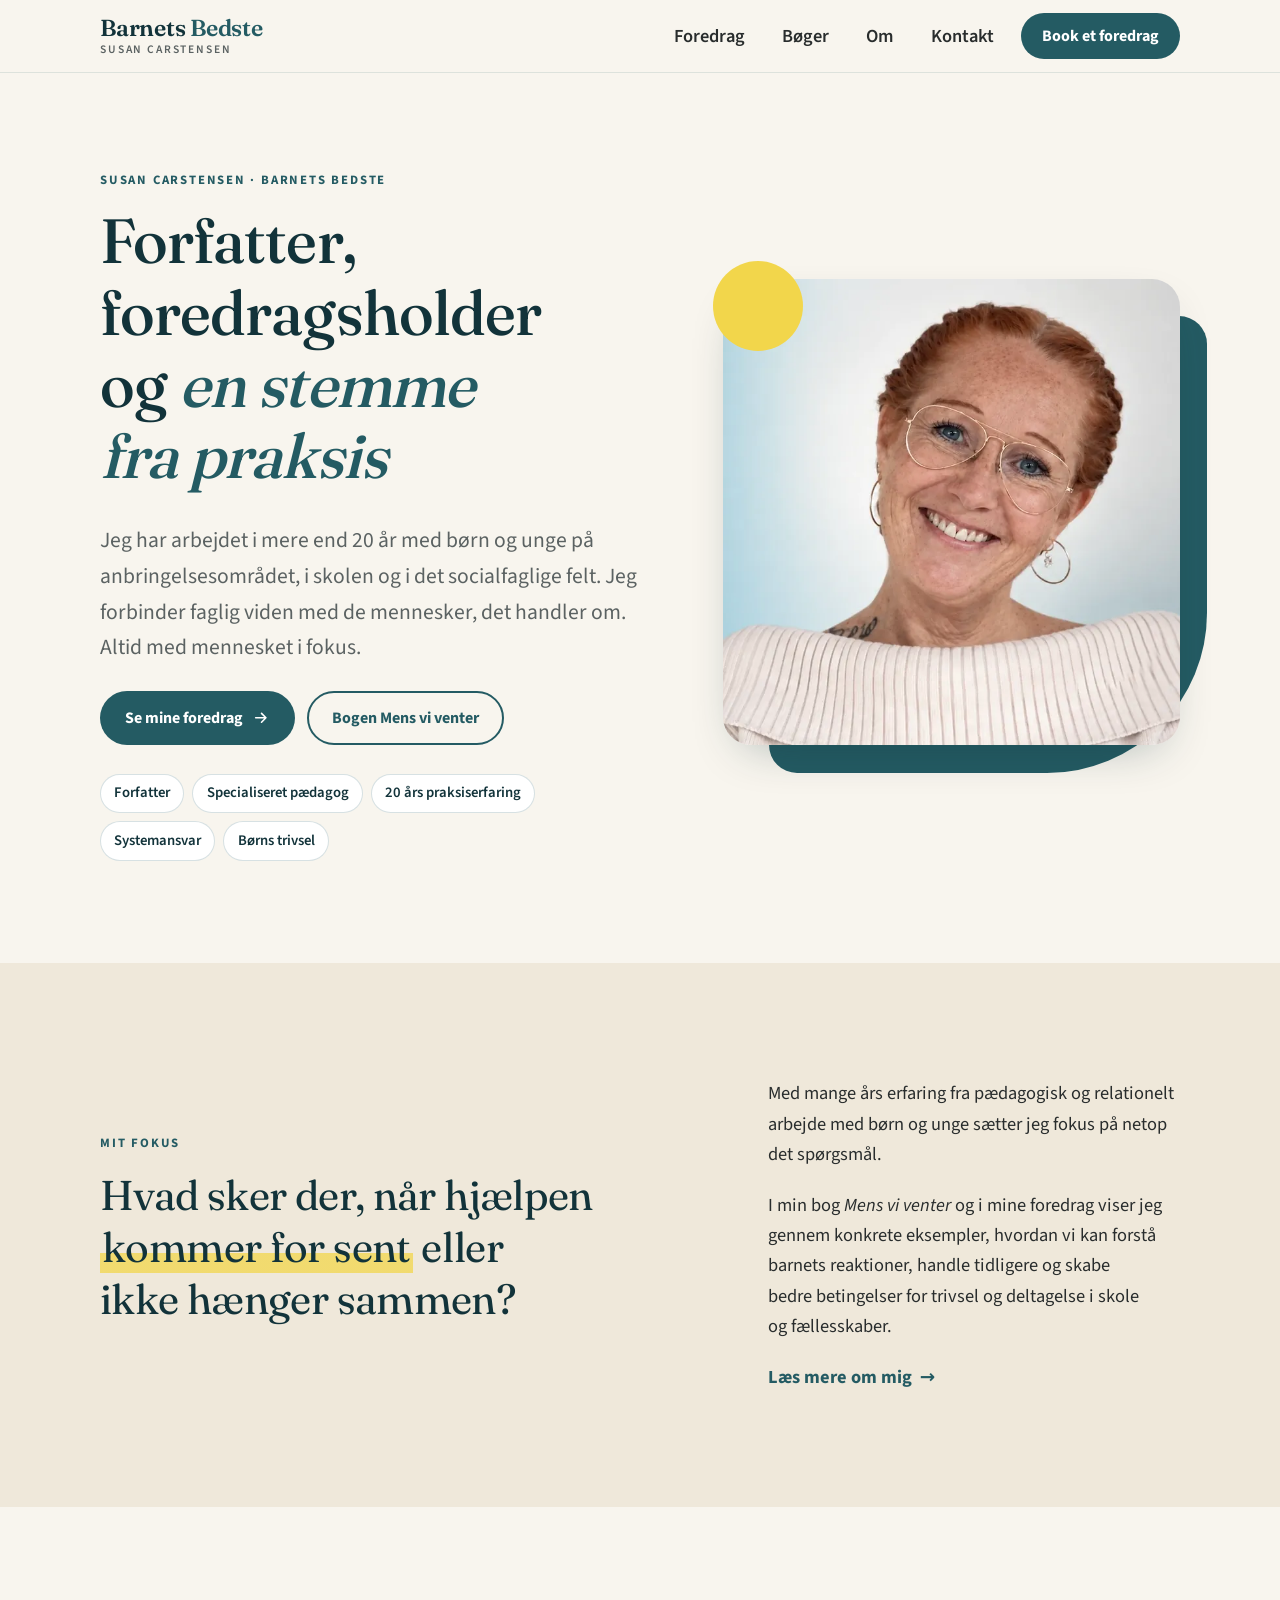
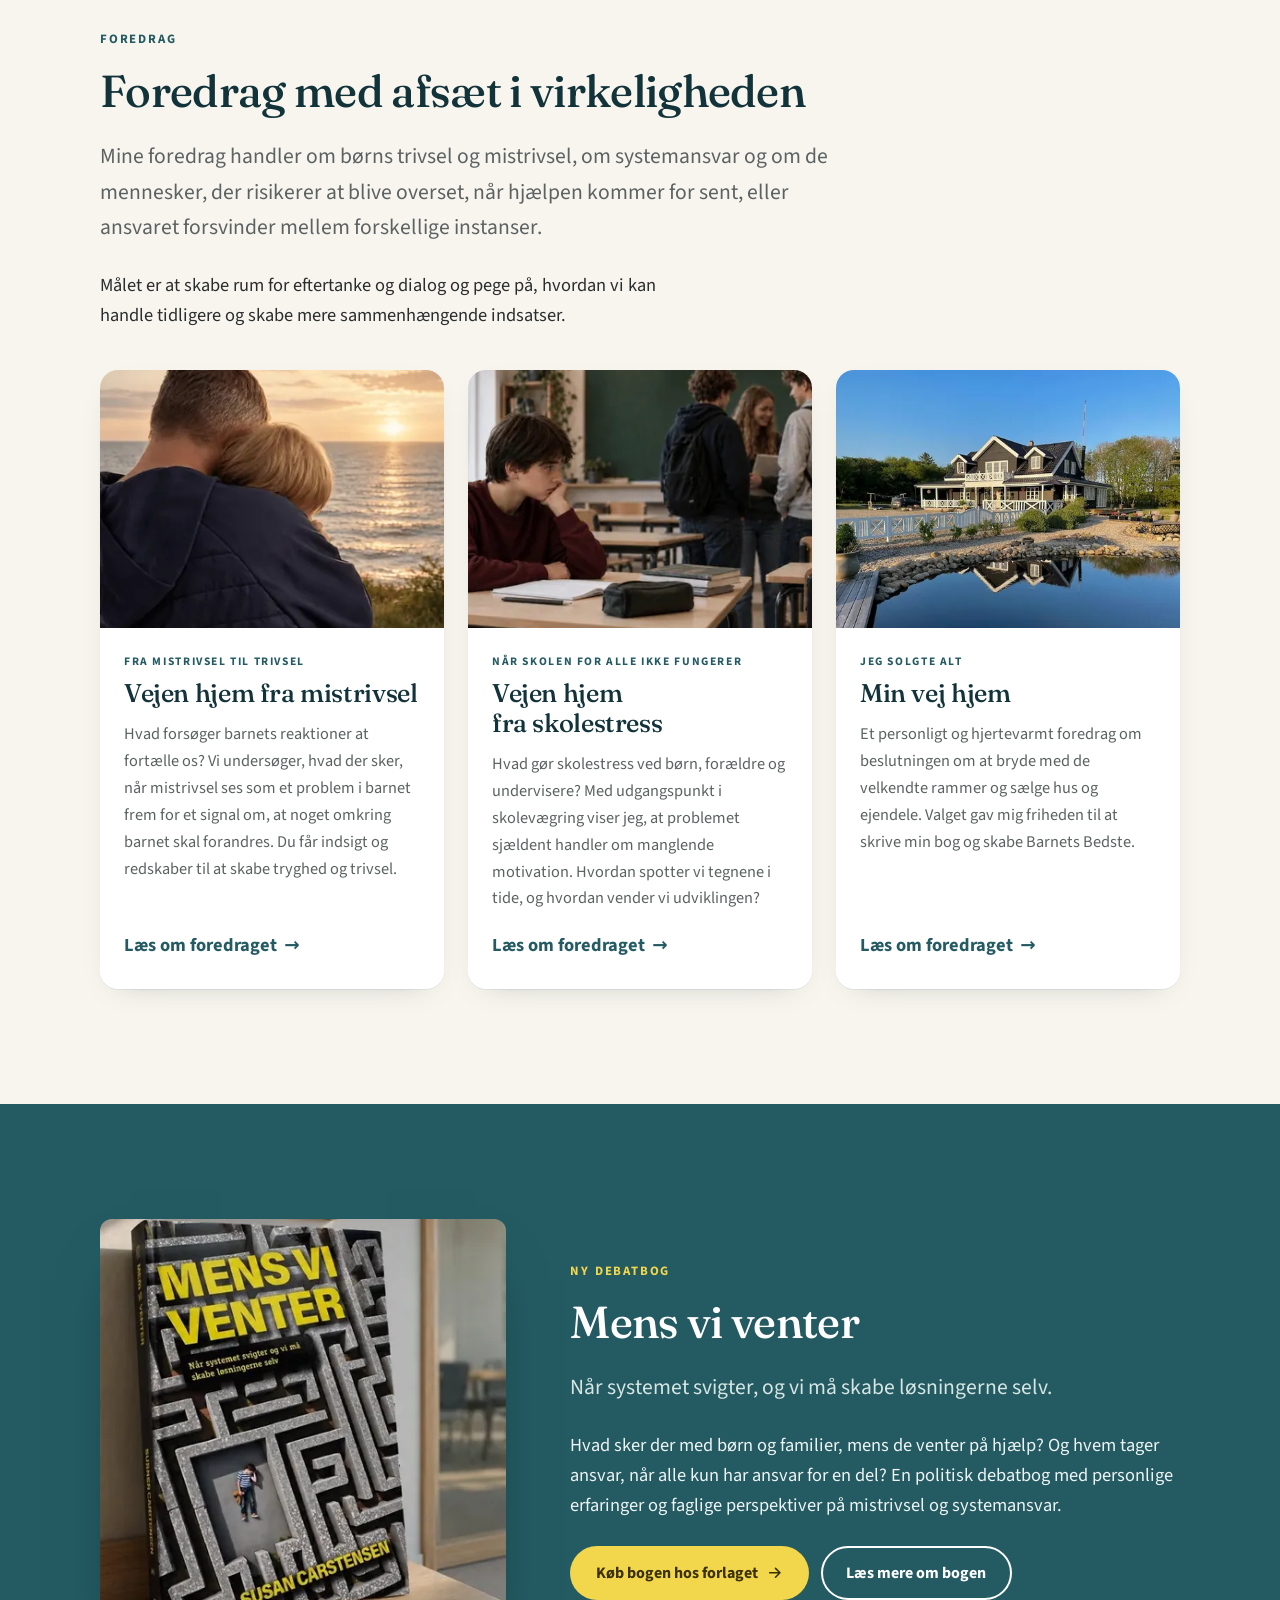
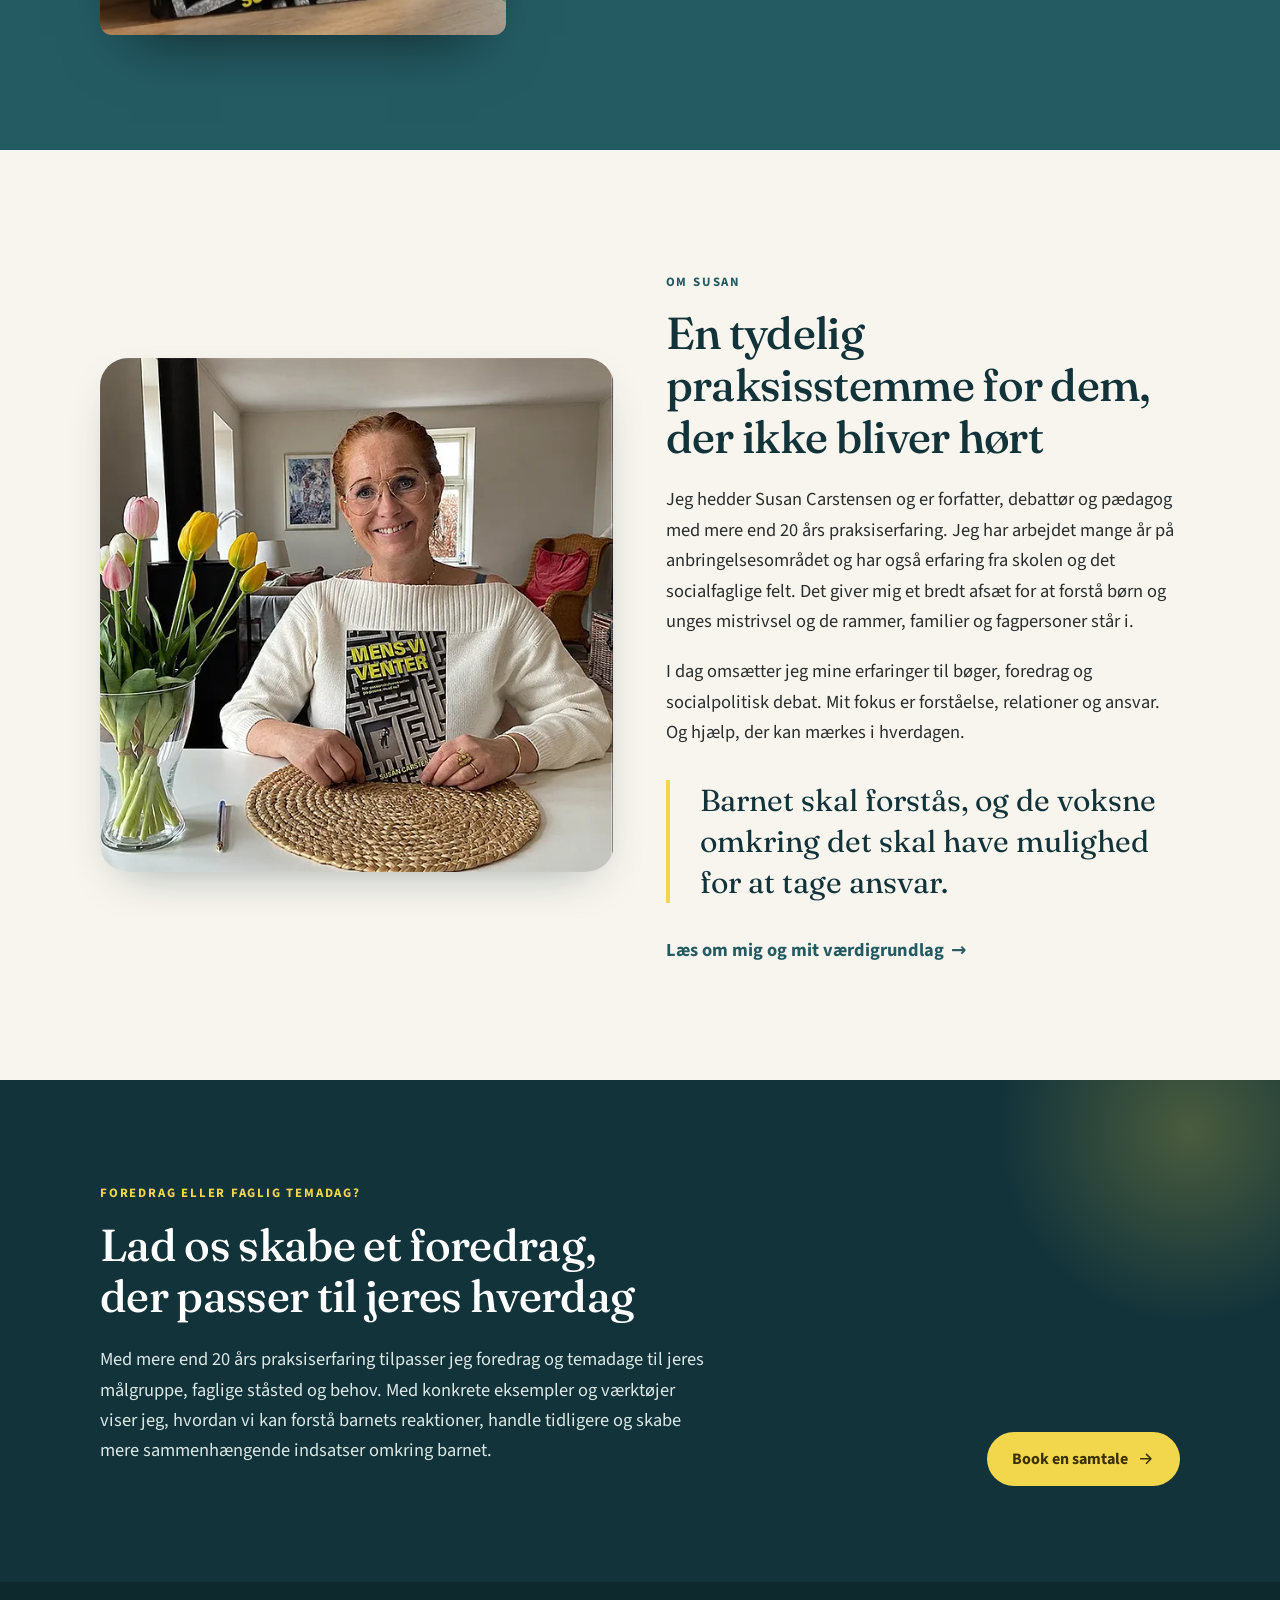
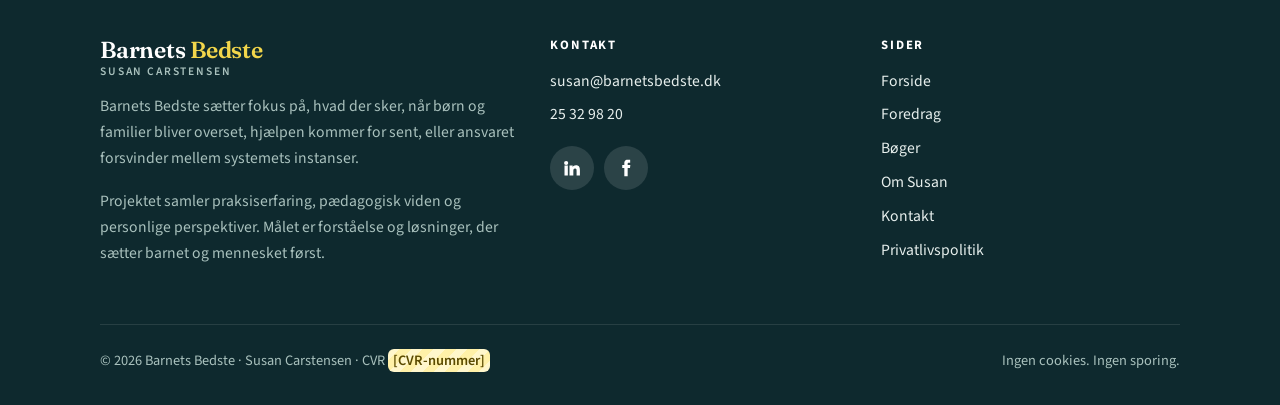
<file: index.html>
<!doctype html>
<html lang="da" class="no-js">
<head>
<meta charset="utf-8">
<meta name="viewport" content="width=device-width, initial-scale=1">
<meta name="robots" content="noindex, nofollow">
<title>Susan Carstensen · Foredrag og bøger om børns mistrivsel | Barnets Bedste</title>
<meta name="description" content="Foredrag og bøger om børns mistrivsel, skolestress og systemansvar. Susan Carstensen formidler på baggrund af mere end 20 års praksiserfaring.">
<link rel="canonical" href="https://barnetsbedste.dk/">
<meta property="og:type" content="website">
<meta property="og:locale" content="da_DK">
<meta property="og:site_name" content="Barnets Bedste">
<meta property="og:title" content="Susan Carstensen · Foredrag og bøger om børns mistrivsel | Barnets Bedste">
<meta property="og:description" content="Foredrag og bøger om børns mistrivsel, skolestress og systemansvar. Susan Carstensen formidler på baggrund af mere end 20 års praksiserfaring.">
<meta property="og:url" content="https://barnetsbedste.dk/">
<meta property="og:image" content="https://barnetsbedste.dk/assets/img/bog-banner-1900.webp">
<meta name="theme-color" content="#245b63">
<link rel="icon" href="assets/img/favicon.svg" type="image/svg+xml">
<link rel="preload" href="assets/fonts/fraunces-normal.woff2" as="font" type="font/woff2" crossorigin>
<link rel="preload" href="assets/fonts/sourcesans3-normal.woff2" as="font" type="font/woff2" crossorigin>
<link rel="stylesheet" href="assets/css/site.css">
<script>document.documentElement.classList.replace('no-js','js')</script>
<script type="application/ld+json">{"@context": "https://schema.org", "@graph": [{"@type": "Person", "@id": "https://barnetsbedste.dk/#susan", "name": "Susan Carstensen", "jobTitle": "Forfatter, foredragsholder og specialiseret pædagog", "email": "mailto:susan@barnetsbedste.dk", "telephone": "+4525329820", "url": "https://barnetsbedste.dk/", "sameAs": ["https://www.linkedin.com/in/susan-carstensen-6a55a4161/", "https://www.facebook.com/SusanCarstensen72"]}, {"@type": "WebSite", "@id": "https://barnetsbedste.dk/#site", "name": "Barnets Bedste", "url": "https://barnetsbedste.dk/", "inLanguage": "da-DK", "publisher": {"@id": "https://barnetsbedste.dk/#susan"}}]}</script>
</head>
<body>
<a class="skip" href="#indhold">Gå til indhold</a>
<header class="site-header">
  <div class="wrap">
    <a class="brand" href="./" aria-label="Barnets Bedste, til forsiden">
      <span class="brand__name">Barnets <span>Bedste</span></span>
      <span class="brand__sub">Susan Carstensen</span>
    </a>
    <button class="nav-toggle" type="button" aria-expanded="false" aria-controls="hovedmenu">
      <span class="nav-toggle__label">Menu</span>
      <svg viewBox="0 0 24 24" fill="none" stroke="currentColor" stroke-width="2" stroke-linecap="round" aria-hidden="true"><path d="M4 7h16M4 12h16M4 17h16"/></svg>
    </button>
    <nav class="nav" id="hovedmenu" aria-label="Hovedmenu">
      <ul class="nav__list"><li><a href="foredrag/">Foredrag</a></li><li><a href="boger/">Bøger</a></li><li><a href="om/">Om</a></li><li><a href="kontakt/">Kontakt</a></li></ul>
      <div class="nav__cta"><a class="btn btn--primary" href="kontakt/">Book et foredrag</a></div>
    </nav>
  </div>
</header>
<main id="indhold">

<section class="hero hero--home">
  <div class="wrap">
    <div>
      <span class="eyebrow reveal">Susan Carstensen · Barnets Bedste</span>
      <h1 class="reveal" style="--d:.05s">Forfatter, foredragsholder og <em>en stemme fra praksis</em></h1>
      <p class="lead reveal" style="--d:.12s">Jeg har arbejdet i mere end 20 år med børn og unge på anbringelsesområdet, i skolen og i det socialfaglige felt. Jeg forbinder faglig viden med de mennesker, det handler om. Altid med mennesket i fokus.</p>
      <div class="btn-row reveal" style="--d:.18s">
        <a class="btn btn--primary" href="foredrag/">Se mine foredrag <svg viewBox="0 0 24 24" fill="none" stroke="currentColor" stroke-width="2.2" stroke-linecap="round" stroke-linejoin="round" aria-hidden="true"><path d="M5 12h14M13 6l6 6-6 6"/></svg></a>
        <a class="btn btn--ghost" href="boger/">Bogen Mens vi venter</a>
      </div>
      <ul class="chips reveal" style="--d:.25s" aria-label="Kort om Susan">
        <li>Forfatter</li><li>Specialiseret pædagog</li><li>20 års praksiserfaring</li><li>Systemansvar</li><li>Børns trivsel</li>
      </ul>
    </div>
    <div class="hero__media">
      <img src="assets/img/susan-portraet-700.webp" srcset="assets/img/susan-portraet-400.webp 400w, assets/img/susan-portraet-700.webp 700w" sizes="(min-width: 900px) 460px, 90vw" width="700" height="714" alt="Portræt af Susan Carstensen, der smiler til kameraet" fetchpriority="high">
    </div>
  </div>
</section>

<section class="section section--sand" aria-labelledby="fokus">
  <div class="wrap two-col two-col--wide-left align-center">
    <div class="reveal">
      <span class="eyebrow">Mit fokus</span>
      <h2 id="fokus" class="statement">Hvad sker der, når hjælpen <mark>kommer for sent</mark> eller ikke hænger sammen?</h2>
    </div>
    <div class="reveal" style="--d:.1s">
      <p>Med mange års erfaring fra pædagogisk og relationelt arbejde med børn og unge sætter jeg fokus på netop det spørgsmål.</p>
      <p>I min bog <em>Mens vi venter</em> og i mine foredrag viser jeg gennem konkrete eksempler, hvordan vi kan forstå barnets reaktioner, handle tidligere og skabe bedre betingelser for trivsel og deltagelse i skole og fællesskaber.</p>
      <a class="textlink" href="om/">Læs mere om mig</a>
    </div>
  </div>
</section>

<section class="section" aria-labelledby="foredrag-titel">
  <div class="wrap">
    <div class="narrow reveal">
      <span class="eyebrow">Foredrag</span>
      <h2 id="foredrag-titel">Foredrag med afsæt i virkeligheden</h2>
      <p class="lead">Mine foredrag handler om børns trivsel og mistrivsel, om systemansvar og om de mennesker, der risikerer at blive overset, når hjælpen kommer for sent, eller ansvaret forsvinder mellem forskellige instanser.</p>
      <p>Målet er at skabe rum for eftertanke og dialog og pege på, hvordan vi kan handle tidligere og skabe mere sammenhængende indsatser.</p>
    </div>
    <div class="cards">
      <article class="card reveal">
        <div class="card__img"><img src="assets/img/foredrag-mistrivsel-600.webp" srcset="assets/img/foredrag-mistrivsel-400.webp 400w, assets/img/foredrag-mistrivsel-600.webp 600w" sizes="(min-width:1000px) 360px, (min-width:700px) 45vw, 90vw" width="600" height="600" alt="En lille dreng sidder i en voksens arme og kigger ud over havet" loading="lazy" decoding="async"></div>
        <div class="card__body">
          <span class="eyebrow">Fra mistrivsel til trivsel</span>
          <h3>Vejen hjem fra mistrivsel</h3>
          <p>Hvad forsøger barnets reaktioner at fortælle os? Vi undersøger, hvad der sker, når mistrivsel ses som et problem i barnet frem for et signal om, at noget omkring barnet skal forandres. Du får indsigt og redskaber til at skabe tryghed og trivsel.</p>
          <a class="textlink" href="foredrag/#mistrivsel">Læs om foredraget</a>
        </div>
      </article>
      <article class="card reveal" style="--d:.1s">
        <div class="card__img"><img src="assets/img/foredrag-skolestress-600.webp" srcset="assets/img/foredrag-skolestress-400.webp 400w, assets/img/foredrag-skolestress-600.webp 600w" sizes="(min-width:1000px) 360px, (min-width:700px) 45vw, 90vw" width="600" height="600" alt="En dreng sidder alene i et klasselokale, mens tre unge står og snakker i baggrunden" loading="lazy" decoding="async"></div>
        <div class="card__body">
          <span class="eyebrow">Når skolen for alle ikke fungerer</span>
          <h3>Vejen hjem fra skolestress</h3>
          <p>Hvad gør skolestress ved børn, forældre og undervisere? Med udgangspunkt i skolevægring viser jeg, at problemet sjældent handler om manglende motivation. Hvordan spotter vi tegnene i tide, og hvordan vender vi udviklingen?</p>
          <a class="textlink" href="foredrag/#skolestress">Læs om foredraget</a>
        </div>
      </article>
      <article class="card reveal" style="--d:.2s">
        <div class="card__img"><img src="assets/img/hus-ved-soen-900.webp" srcset="assets/img/hus-ved-soen-500.webp 500w, assets/img/hus-ved-soen-900.webp 900w" sizes="(min-width:1000px) 360px, (min-width:700px) 45vw, 90vw" width="900" height="900" alt="Det store hus ved vandet, som Susan solgte" loading="lazy" decoding="async"></div>
        <div class="card__body">
          <span class="eyebrow">Jeg solgte alt</span>
          <h3>Min vej hjem</h3>
          <p>Et personligt og hjertevarmt foredrag om beslutningen om at bryde med de velkendte rammer og sælge hus og ejendele. Valget gav mig friheden til at skrive min bog og skabe Barnets Bedste.</p>
          <a class="textlink" href="foredrag/#min-vej-hjem">Læs om foredraget</a>
        </div>
      </article>
    </div>
  </div>
</section>

<section class="section section--teal" aria-labelledby="bog-titel">
  <div class="wrap book">
    <div class="book__cover reveal reveal--zoom">
      <img src="assets/img/bog-mens-vi-venter-3d-880.webp" srcset="assets/img/bog-mens-vi-venter-3d-440.webp 440w, assets/img/bog-mens-vi-venter-3d-880.webp 880w" sizes="(min-width:900px) 420px, 80vw" width="880" height="899" alt="Bogen Mens vi venter af Susan Carstensen" loading="lazy" decoding="async">
    </div>
    <div class="reveal" style="--d:.1s">
      <span class="eyebrow">Ny debatbog</span>
      <h2 id="bog-titel">Mens vi venter</h2>
      <p class="lead">Når systemet svigter, og vi må skabe løsningerne selv.</p>
      <p>Hvad sker der med børn og familier, mens de venter på hjælp? Og hvem tager ansvar, når alle kun har ansvar for en del? En politisk debatbog med personlige erfaringer og faglige perspektiver på mistrivsel og systemansvar.</p>
      <div class="btn-row">
        <a class="btn btn--sun" href="https://www.forfatterskabet.dk/produkt/mens-vi-venter/" rel="noopener">Køb bogen hos forlaget <svg viewBox="0 0 24 24" fill="none" stroke="currentColor" stroke-width="2.2" stroke-linecap="round" stroke-linejoin="round" aria-hidden="true"><path d="M5 12h14M13 6l6 6-6 6"/></svg></a>
        <a class="btn btn--ghost" href="boger/">Læs mere om bogen</a>
      </div>
    </div>
  </div>
</section>

<section class="section" aria-labelledby="om-titel">
  <div class="wrap story">
    <div class="story__media reveal reveal--left">
      <img src="assets/img/susan-bog-600.webp" srcset="assets/img/susan-bog-400.webp 400w, assets/img/susan-bog-600.webp 600w" sizes="(min-width:900px) 520px, 90vw" width="600" height="600" alt="Susan sidder med sin bog Mens vi venter i hænderne og smiler til kameraet" loading="lazy" decoding="async">
    </div>
    <div class="reveal" style="--d:.1s">
      <span class="eyebrow">Om Susan</span>
      <h2 id="om-titel">En tydelig praksisstemme for dem, der ikke bliver hørt</h2>
      <p>Jeg hedder Susan Carstensen og er forfatter, debattør og pædagog med mere end 20 års praksiserfaring. Jeg har arbejdet mange år på anbringelsesområdet og har også erfaring fra skolen og det socialfaglige felt. Det giver mig et bredt afsæt for at forstå børn og unges mistrivsel og de rammer, familier og fagpersoner står i.</p>
      <p>I dag omsætter jeg mine erfaringer til bøger, foredrag og socialpolitisk debat. Mit fokus er forståelse, relationer og ansvar. Og hjælp, der kan mærkes i hverdagen.</p>
      <p class="pull">Barnet skal forstås, og de voksne omkring det skal have mulighed for at tage ansvar.</p>
      <a class="textlink" href="om/">Læs om mig og mit værdigrundlag</a>
    </div>
  </div>
</section>

</main>
<section class="cta-band" aria-labelledby="cta-titel">
  <div class="wrap">
    <div class="reveal">
      <span class="eyebrow" style="color:var(--sun)">Foredrag eller faglig temadag?</span>
      <h2 id="cta-titel">Lad os skabe et foredrag, der passer til jeres hverdag</h2>
      <p>Med mere end 20 års praksiserfaring tilpasser jeg foredrag og temadage til jeres målgruppe, faglige ståsted og behov. Med konkrete eksempler og værktøjer viser jeg, hvordan vi kan forstå barnets reaktioner, handle tidligere og skabe mere sammenhængende indsatser omkring barnet.</p>
    </div>
    <div class="btn-row reveal" style="--d:.15s">
      <a class="btn btn--sun" href="kontakt/">Book en samtale <svg viewBox="0 0 24 24" fill="none" stroke="currentColor" stroke-width="2.2" stroke-linecap="round" stroke-linejoin="round" aria-hidden="true"><path d="M5 12h14M13 6l6 6-6 6"/></svg></a>
    </div>
  </div>
</section>
<footer class="site-footer">
  <div class="wrap">
    <div class="footer-grid">
      <div>
        <a class="brand" href="./"><span class="brand__name">Barnets <span>Bedste</span></span><span class="brand__sub">Susan Carstensen</span></a>
        <p>Barnets Bedste sætter fokus på, hvad der sker, når børn og familier bliver overset, hjælpen kommer for sent, eller ansvaret forsvinder mellem systemets instanser.</p>
        <p>Projektet samler praksiserfaring, pædagogisk viden og personlige perspektiver. Målet er forståelse og løsninger, der sætter barnet og mennesket først.</p>
      </div>
      <div>
        <h2>Kontakt</h2>
        <ul>
          <li><a href="mailto:susan@barnetsbedste.dk">susan@barnetsbedste.dk</a></li>
          <li><a href="tel:+4525329820">25 32 98 20</a></li>
        </ul>
        <div class="social" style="margin-top:18px">
          <a href="https://www.linkedin.com/in/susan-carstensen-6a55a4161/" rel="noopener" aria-label="Susan Carstensen på LinkedIn"><svg viewBox="0 0 24 24" aria-hidden="true"><path d="M4.98 3.5a2.5 2.5 0 1 1 0 5 2.5 2.5 0 0 1 0-5zM3 9h4v12H3zM9 9h3.8v1.7h.1c.5-1 1.8-2 3.8-2 4 0 4.8 2.7 4.8 6.1V21h-4v-5.4c0-1.3 0-3-1.8-3s-2.1 1.4-2.1 2.9V21H9z"/></svg></a>
          <a href="https://www.facebook.com/SusanCarstensen72" rel="noopener" aria-label="Susan Carstensen på Facebook"><svg viewBox="0 0 24 24" aria-hidden="true"><path d="M14 8.5V6.8c0-.8.5-1 .9-1H17V2h-3.1C10.6 2 10 4.4 10 6v2.5H7.5V12H10v10h4V12h2.8l.4-3.5z"/></svg></a>
        </div>
      </div>
      <div>
        <h2>Sider</h2>
        <ul>
          <li><a href="./">Forside</a></li>
          <li><a href="foredrag/">Foredrag</a></li>
          <li><a href="boger/">Bøger</a></li>
          <li><a href="om/">Om Susan</a></li>
          <li><a href="kontakt/">Kontakt</a></li>
          <li><a href="privatlivspolitik/">Privatlivspolitik</a></li>
        </ul>
      </div>
    </div>
    <div class="footer-bottom">
      <span>© 2026 Barnets Bedste · Susan Carstensen · CVR <span class="placeholder">[CVR-nummer]</span></span>
      <span>Ingen cookies. Ingen sporing.</span>
    </div>
  </div>
</footer>
<script src="assets/js/site.js" defer></script>
</body>
</html>
</file>
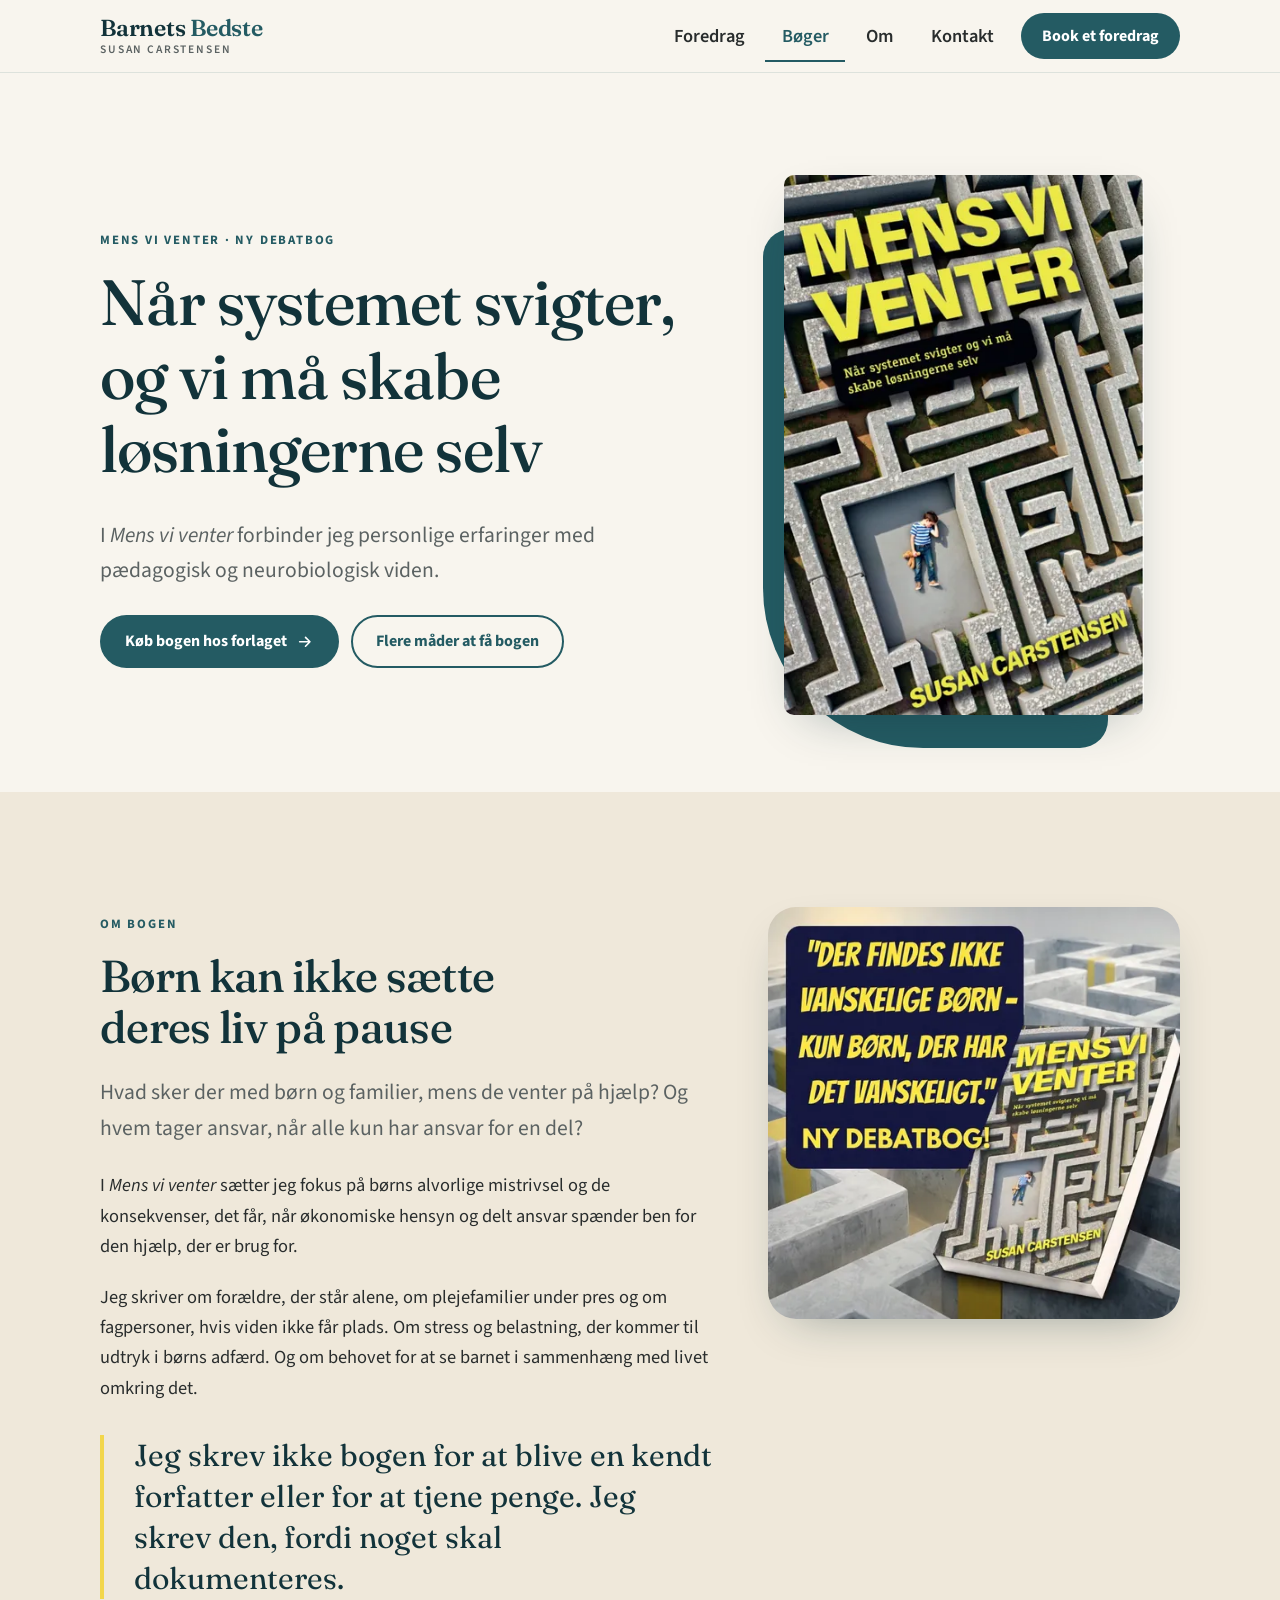
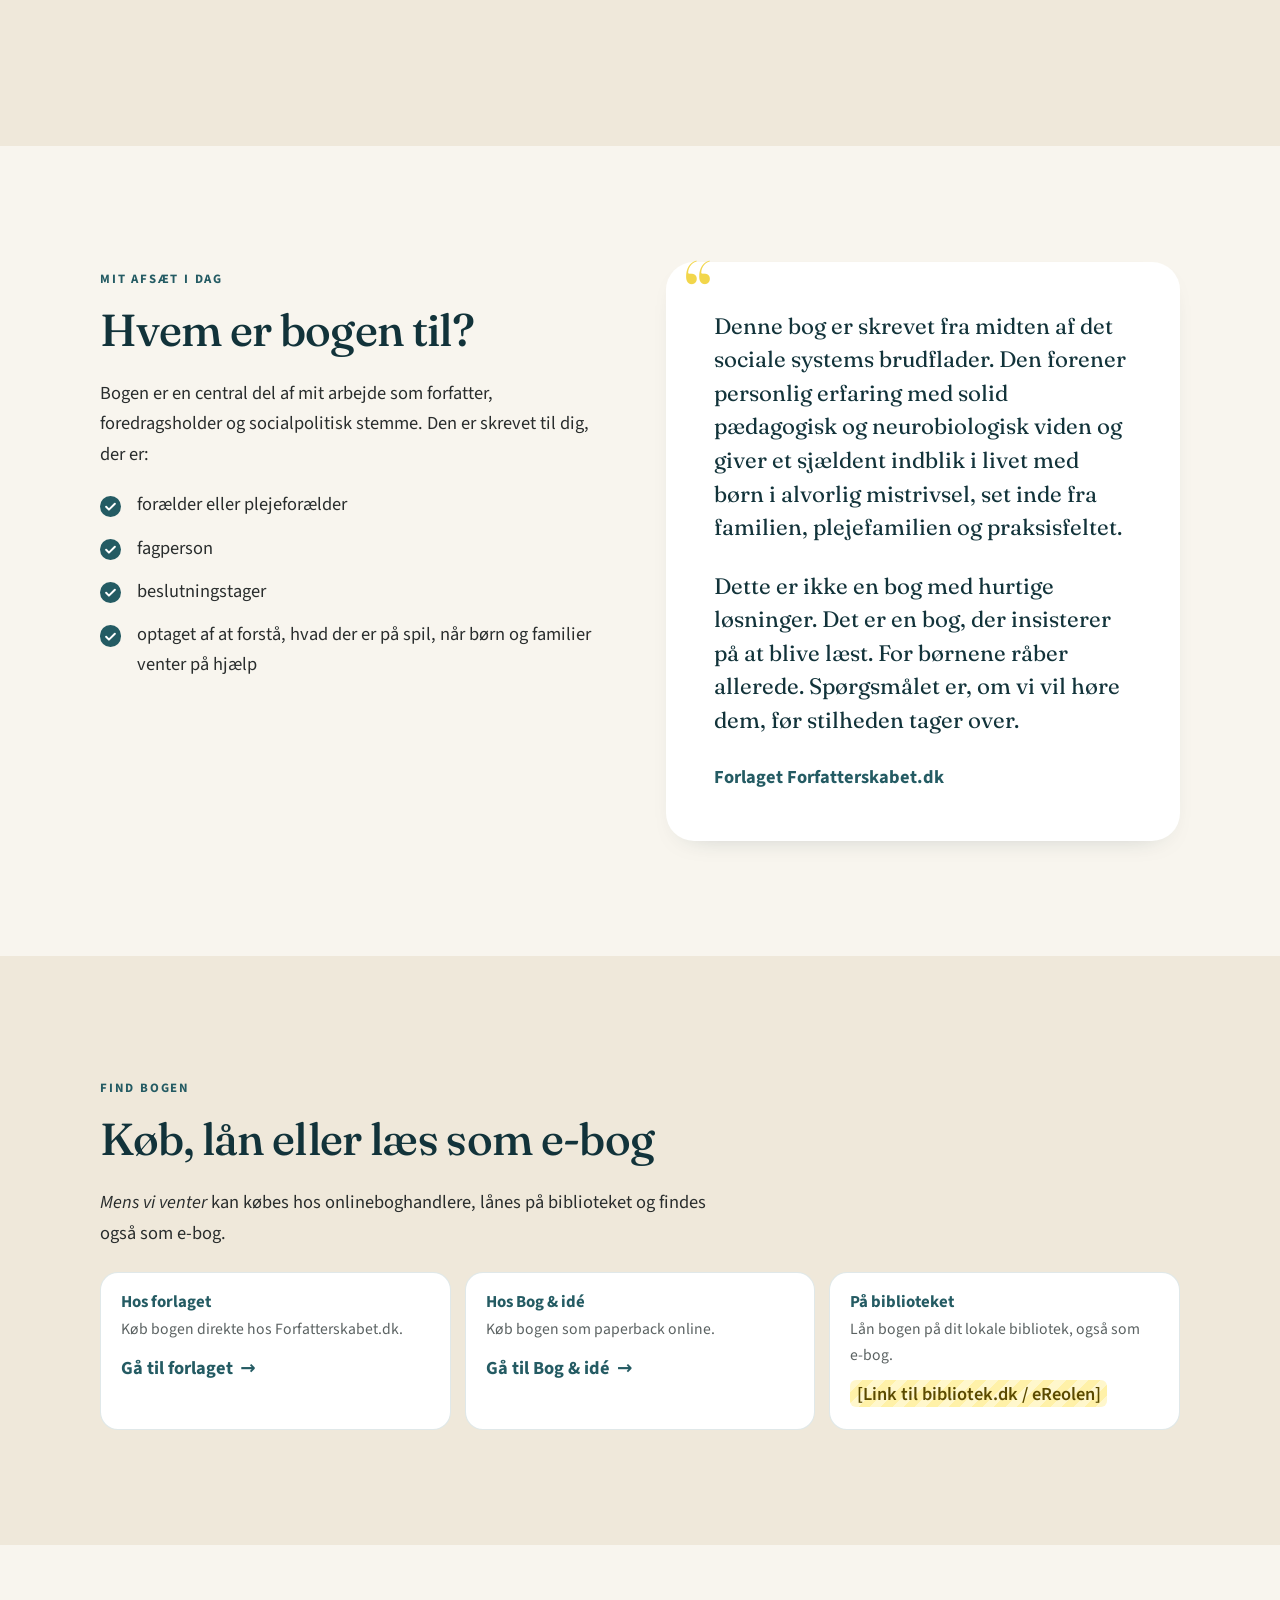
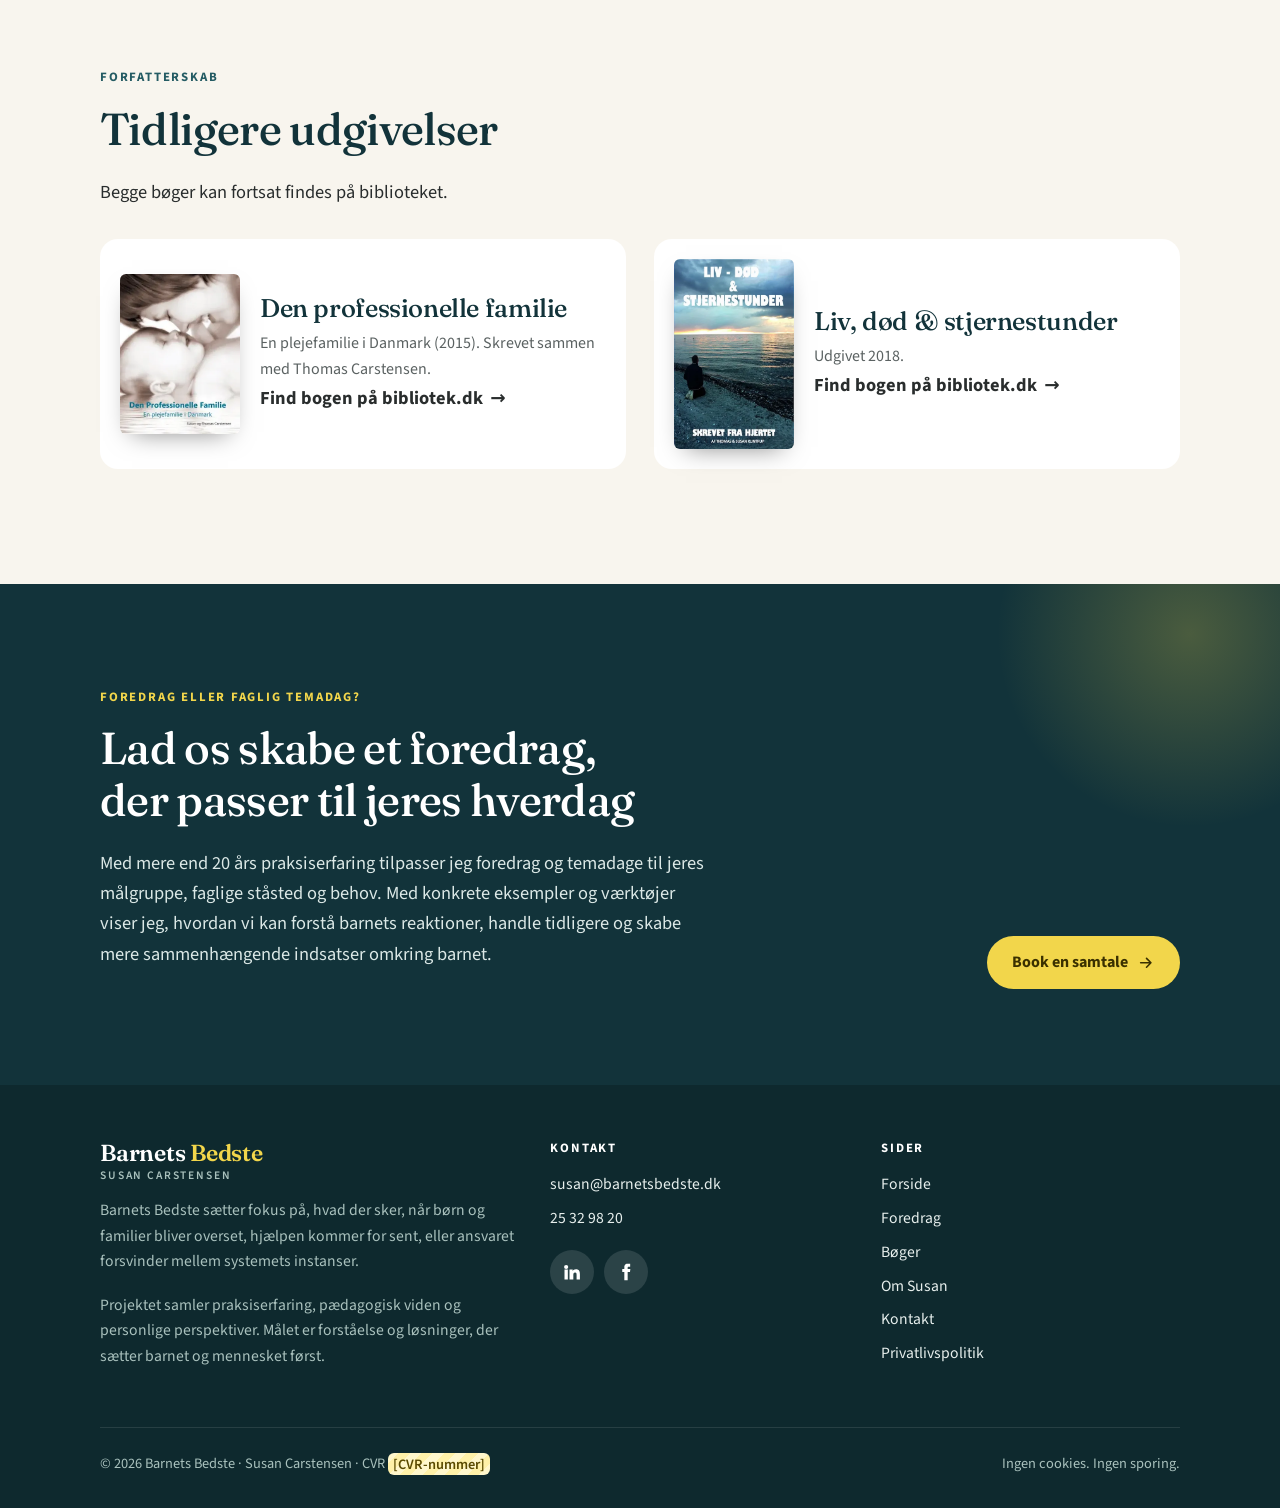
<file: boger/index.html>
<!doctype html>
<html lang="da" class="no-js">
<head>
<meta charset="utf-8">
<meta name="viewport" content="width=device-width, initial-scale=1">
<meta name="robots" content="noindex, nofollow">
<title>Mens vi venter: bog af Susan Carstensen om børns mistrivsel | Barnets Bedste</title>
<meta name="description" content="Mens vi venter er en debatbog om børns mistrivsel, systemsvigt og behovet for mere hjælp. Læs om bogen og Susan Carstensens tidligere udgivelser.">
<link rel="canonical" href="https://barnetsbedste.dk/boger/">
<meta property="og:type" content="website">
<meta property="og:locale" content="da_DK">
<meta property="og:site_name" content="Barnets Bedste">
<meta property="og:title" content="Mens vi venter: bog af Susan Carstensen om børns mistrivsel | Barnets Bedste">
<meta property="og:description" content="Mens vi venter er en debatbog om børns mistrivsel, systemsvigt og behovet for mere hjælp. Læs om bogen og Susan Carstensens tidligere udgivelser.">
<meta property="og:url" content="https://barnetsbedste.dk/boger/">
<meta property="og:image" content="https://barnetsbedste.dk/assets/img/bog-banner-1900.webp">
<meta name="theme-color" content="#245b63">
<link rel="icon" href="../assets/img/favicon.svg" type="image/svg+xml">
<link rel="preload" href="../assets/fonts/fraunces-normal.woff2" as="font" type="font/woff2" crossorigin>
<link rel="preload" href="../assets/fonts/sourcesans3-normal.woff2" as="font" type="font/woff2" crossorigin>
<link rel="stylesheet" href="../assets/css/site.css">
<script>document.documentElement.classList.replace('no-js','js')</script>
<script type="application/ld+json">{"@context": "https://schema.org", "@graph": [{"@type": "Person", "@id": "https://barnetsbedste.dk/#susan", "name": "Susan Carstensen", "jobTitle": "Forfatter, foredragsholder og specialiseret pædagog", "email": "mailto:susan@barnetsbedste.dk", "telephone": "+4525329820", "url": "https://barnetsbedste.dk/", "sameAs": ["https://www.linkedin.com/in/susan-carstensen-6a55a4161/", "https://www.facebook.com/SusanCarstensen72"]}, {"@type": "WebSite", "@id": "https://barnetsbedste.dk/#site", "name": "Barnets Bedste", "url": "https://barnetsbedste.dk/", "inLanguage": "da-DK", "publisher": {"@id": "https://barnetsbedste.dk/#susan"}}, {"@type": "Book", "name": "Mens vi venter", "alternativeHeadline": "Når systemet svigter, og vi må skabe løsningerne selv", "author": {"@id": "https://barnetsbedste.dk/#susan"}, "publisher": {"@type": "Organization", "name": "Forfatterskabet.dk"}, "inLanguage": "da", "url": "https://www.forfatterskabet.dk/produkt/mens-vi-venter/"}]}</script>
</head>
<body>
<a class="skip" href="#indhold">Gå til indhold</a>
<header class="site-header">
  <div class="wrap">
    <a class="brand" href="../" aria-label="Barnets Bedste, til forsiden">
      <span class="brand__name">Barnets <span>Bedste</span></span>
      <span class="brand__sub">Susan Carstensen</span>
    </a>
    <button class="nav-toggle" type="button" aria-expanded="false" aria-controls="hovedmenu">
      <span class="nav-toggle__label">Menu</span>
      <svg viewBox="0 0 24 24" fill="none" stroke="currentColor" stroke-width="2" stroke-linecap="round" aria-hidden="true"><path d="M4 7h16M4 12h16M4 17h16"/></svg>
    </button>
    <nav class="nav" id="hovedmenu" aria-label="Hovedmenu">
      <ul class="nav__list"><li><a href="../foredrag/">Foredrag</a></li><li><a href="../boger/" aria-current="page">Bøger</a></li><li><a href="../om/">Om</a></li><li><a href="../kontakt/">Kontakt</a></li></ul>
      <div class="nav__cta"><a class="btn btn--primary" href="../kontakt/">Book et foredrag</a></div>
    </nav>
  </div>
</header>
<main id="indhold">

<section class="hero hero--page">
  <div class="wrap">
    <div>
      <span class="eyebrow reveal">Mens vi venter · ny debatbog</span>
      <h1 class="reveal" style="--d:.05s">Når systemet svigter, og vi må skabe løsningerne selv</h1>
      <p class="lead reveal" style="--d:.1s">I <em>Mens vi venter</em> forbinder jeg personlige erfaringer med pædagogisk og neurobiologisk viden.</p>
      <div class="btn-row reveal" style="--d:.15s">
        <a class="btn btn--primary" href="https://www.forfatterskabet.dk/produkt/mens-vi-venter/" rel="noopener">Køb bogen hos forlaget <svg viewBox="0 0 24 24" fill="none" stroke="currentColor" stroke-width="2.2" stroke-linecap="round" stroke-linejoin="round" aria-hidden="true"><path d="M5 12h14M13 6l6 6-6 6"/></svg></a>
        <a class="btn btn--ghost" href="#find-bogen">Flere måder at få bogen</a>
      </div>
    </div>
    <div class="hero__media hero__media--book" style="width:min(100%,360px)">
      <img src="../assets/img/bog-mens-vi-venter-800.webp" srcset="../assets/img/bog-mens-vi-venter-400.webp 400w, ../assets/img/bog-mens-vi-venter-800.webp 800w" sizes="(min-width:900px) 380px, 80vw" width="800" height="1200" alt="Forsiden af bogen Mens vi venter af Susan Carstensen" fetchpriority="high">
    </div>
  </div>
</section>

<section class="section section--sand" aria-labelledby="pause">
  <div class="wrap two-col two-col--wide-left">
    <div class="reveal">
      <span class="eyebrow">Om bogen</span>
      <h2 id="pause">Børn kan ikke sætte deres liv på pause</h2>
      <p class="lead">Hvad sker der med børn og familier, mens de venter på hjælp? Og hvem tager ansvar, når alle kun har ansvar for en del?</p>
      <p>I <em>Mens vi venter</em> sætter jeg fokus på børns alvorlige mistrivsel og de konsekvenser, det får, når økonomiske hensyn og delt ansvar spænder ben for den hjælp, der er brug for.</p>
      <p>Jeg skriver om forældre, der står alene, om plejefamilier under pres og om fagpersoner, hvis viden ikke får plads. Om stress og belastning, der kommer til udtryk i børns adfærd. Og om behovet for at se barnet i sammenhæng med livet omkring det.</p>
      <p class="pull">Jeg skrev ikke bogen for at blive en kendt forfatter eller for at tjene penge. Jeg skrev den, fordi noget skal dokumenteres.</p>
    </div>
    <div class="reveal reveal--right" style="--d:.1s">
      <img src="../assets/img/bog-citat-1000.webp" srcset="../assets/img/bog-citat-500.webp 500w, ../assets/img/bog-citat-1000.webp 1000w" sizes="(min-width:900px) 440px, 90vw" width="1000" height="1000" alt="Bogen Mens vi venter med citatet: Der findes ikke vanskelige børn, kun børn der har det vanskeligt. Ny debatbog." loading="lazy" decoding="async" class="rounded">
    </div>
  </div>
</section>

<section class="section" aria-labelledby="hvem">
  <div class="wrap two-col">
    <div class="reveal">
      <span class="eyebrow">Mit afsæt i dag</span>
      <h2 id="hvem">Hvem er bogen til?</h2>
      <p>Bogen er en central del af mit arbejde som forfatter, foredragsholder og socialpolitisk stemme. Den er skrevet til dig, der er:</p>
      <ul class="checklist">
        <li>forælder eller plejeforælder</li>
        <li>fagperson</li>
        <li>beslutningstager</li>
        <li>optaget af at forstå, hvad der er på spil, når børn og familier venter på hjælp</li>
      </ul>
    </div>
    <blockquote class="quote reveal" style="--d:.1s">
      <p>Denne bog er skrevet fra midten af det sociale systems brudflader. Den forener personlig erfaring med solid pædagogisk og neurobiologisk viden og giver et sjældent indblik i livet med børn i alvorlig mistrivsel, set inde fra familien, plejefamilien og praksisfeltet.</p>
      <p>Dette er ikke en bog med hurtige løsninger. Det er en bog, der insisterer på at blive læst. For børnene råber allerede. Spørgsmålet er, om vi vil høre dem, før stilheden tager over.</p>
      <footer>Forlaget Forfatterskabet.dk</footer>
    </blockquote>
  </div>
</section>

<section class="section section--sand" id="find-bogen" aria-labelledby="find">
  <div class="wrap">
    <div class="narrow reveal"><span class="eyebrow">Find bogen</span><h2 id="find">Køb, lån eller læs som e-bog</h2>
    <p><em>Mens vi venter</em> kan købes hos onlineboghandlere, lånes på biblioteket og findes også som e-bog.</p></div>
    <div class="buy">
      <div class="buy__opt reveal"><h3>Hos forlaget</h3><p>Køb bogen direkte hos Forfatterskabet.dk.</p><a class="textlink" href="https://www.forfatterskabet.dk/produkt/mens-vi-venter/" rel="noopener">Gå til forlaget</a></div>
      <div class="buy__opt reveal" style="--d:.08s"><h3>Hos Bog &amp; idé</h3><p>Køb bogen som paperback online.</p><a class="textlink" href="https://www.bog-ide.dk/products/mens-vi-venter-susan-carstensen-paperback-3443035" rel="noopener">Gå til Bog &amp; idé</a></div>
      <div class="buy__opt reveal" style="--d:.16s"><h3>På biblioteket</h3><p>Lån bogen på dit lokale bibliotek, også som e-bog.</p><span class="placeholder">[Link til bibliotek.dk / eReolen]</span></div>
    </div>
  </div>
</section>

<section class="section" aria-labelledby="tidligere">
  <div class="wrap">
    <div class="narrow reveal"><span class="eyebrow">Forfatterskab</span><h2 id="tidligere">Tidligere udgivelser</h2>
    <p>Begge bøger kan fortsat findes på biblioteket.</p></div>
    <div class="shelf">
      <a class="shelf__item reveal" href="https://bibliotek.dk/materiale/den-professionelle-familie_thomas-carstensen-f-1978-/work-of:870970-basis:52099552" rel="noopener">
        <img src="../assets/img/bog-professionelle-familie-400.webp" srcset="../assets/img/bog-professionelle-familie-400.webp 400w" sizes="120px" width="400" height="533" alt="Forsiden af bogen Den professionelle familie" loading="lazy" decoding="async">
        <div><h3>Den professionelle familie</h3><p>En plejefamilie i Danmark (2015). Skrevet sammen med Thomas Carstensen.</p><span class="textlink">Find bogen på bibliotek.dk</span></div>
      </a>
      <a class="shelf__item reveal" style="--d:.1s" href="https://bibliotek.dk/materiale/liv-doed-stjernestunder_thomas-klintrup/work-of%3A870970-basis%3A54863225" rel="noopener">
        <img src="../assets/img/bog-liv-doed-380.webp" srcset="../assets/img/bog-liv-doed-380.webp 380w" sizes="120px" width="380" height="600" alt="Forsiden af bogen Liv, død og stjernestunder" loading="lazy" decoding="async">
        <div><h3>Liv, død &amp; stjernestunder</h3><p>Udgivet 2018.</p><span class="textlink">Find bogen på bibliotek.dk</span></div>
      </a>
    </div>
  </div>
</section>

</main>
<section class="cta-band" aria-labelledby="cta-titel">
  <div class="wrap">
    <div class="reveal">
      <span class="eyebrow" style="color:var(--sun)">Foredrag eller faglig temadag?</span>
      <h2 id="cta-titel">Lad os skabe et foredrag, der passer til jeres hverdag</h2>
      <p>Med mere end 20 års praksiserfaring tilpasser jeg foredrag og temadage til jeres målgruppe, faglige ståsted og behov. Med konkrete eksempler og værktøjer viser jeg, hvordan vi kan forstå barnets reaktioner, handle tidligere og skabe mere sammenhængende indsatser omkring barnet.</p>
    </div>
    <div class="btn-row reveal" style="--d:.15s">
      <a class="btn btn--sun" href="../kontakt/">Book en samtale <svg viewBox="0 0 24 24" fill="none" stroke="currentColor" stroke-width="2.2" stroke-linecap="round" stroke-linejoin="round" aria-hidden="true"><path d="M5 12h14M13 6l6 6-6 6"/></svg></a>
    </div>
  </div>
</section>
<footer class="site-footer">
  <div class="wrap">
    <div class="footer-grid">
      <div>
        <a class="brand" href="../"><span class="brand__name">Barnets <span>Bedste</span></span><span class="brand__sub">Susan Carstensen</span></a>
        <p>Barnets Bedste sætter fokus på, hvad der sker, når børn og familier bliver overset, hjælpen kommer for sent, eller ansvaret forsvinder mellem systemets instanser.</p>
        <p>Projektet samler praksiserfaring, pædagogisk viden og personlige perspektiver. Målet er forståelse og løsninger, der sætter barnet og mennesket først.</p>
      </div>
      <div>
        <h2>Kontakt</h2>
        <ul>
          <li><a href="mailto:susan@barnetsbedste.dk">susan@barnetsbedste.dk</a></li>
          <li><a href="tel:+4525329820">25 32 98 20</a></li>
        </ul>
        <div class="social" style="margin-top:18px">
          <a href="https://www.linkedin.com/in/susan-carstensen-6a55a4161/" rel="noopener" aria-label="Susan Carstensen på LinkedIn"><svg viewBox="0 0 24 24" aria-hidden="true"><path d="M4.98 3.5a2.5 2.5 0 1 1 0 5 2.5 2.5 0 0 1 0-5zM3 9h4v12H3zM9 9h3.8v1.7h.1c.5-1 1.8-2 3.8-2 4 0 4.8 2.7 4.8 6.1V21h-4v-5.4c0-1.3 0-3-1.8-3s-2.1 1.4-2.1 2.9V21H9z"/></svg></a>
          <a href="https://www.facebook.com/SusanCarstensen72" rel="noopener" aria-label="Susan Carstensen på Facebook"><svg viewBox="0 0 24 24" aria-hidden="true"><path d="M14 8.5V6.8c0-.8.5-1 .9-1H17V2h-3.1C10.6 2 10 4.4 10 6v2.5H7.5V12H10v10h4V12h2.8l.4-3.5z"/></svg></a>
        </div>
      </div>
      <div>
        <h2>Sider</h2>
        <ul>
          <li><a href="../">Forside</a></li>
          <li><a href="../foredrag/">Foredrag</a></li>
          <li><a href="../boger/">Bøger</a></li>
          <li><a href="../om/">Om Susan</a></li>
          <li><a href="../kontakt/">Kontakt</a></li>
          <li><a href="../privatlivspolitik/">Privatlivspolitik</a></li>
        </ul>
      </div>
    </div>
    <div class="footer-bottom">
      <span>© 2026 Barnets Bedste · Susan Carstensen · CVR <span class="placeholder">[CVR-nummer]</span></span>
      <span>Ingen cookies. Ingen sporing.</span>
    </div>
  </div>
</footer>
<script src="../assets/js/site.js" defer></script>
</body>
</html>
</file>
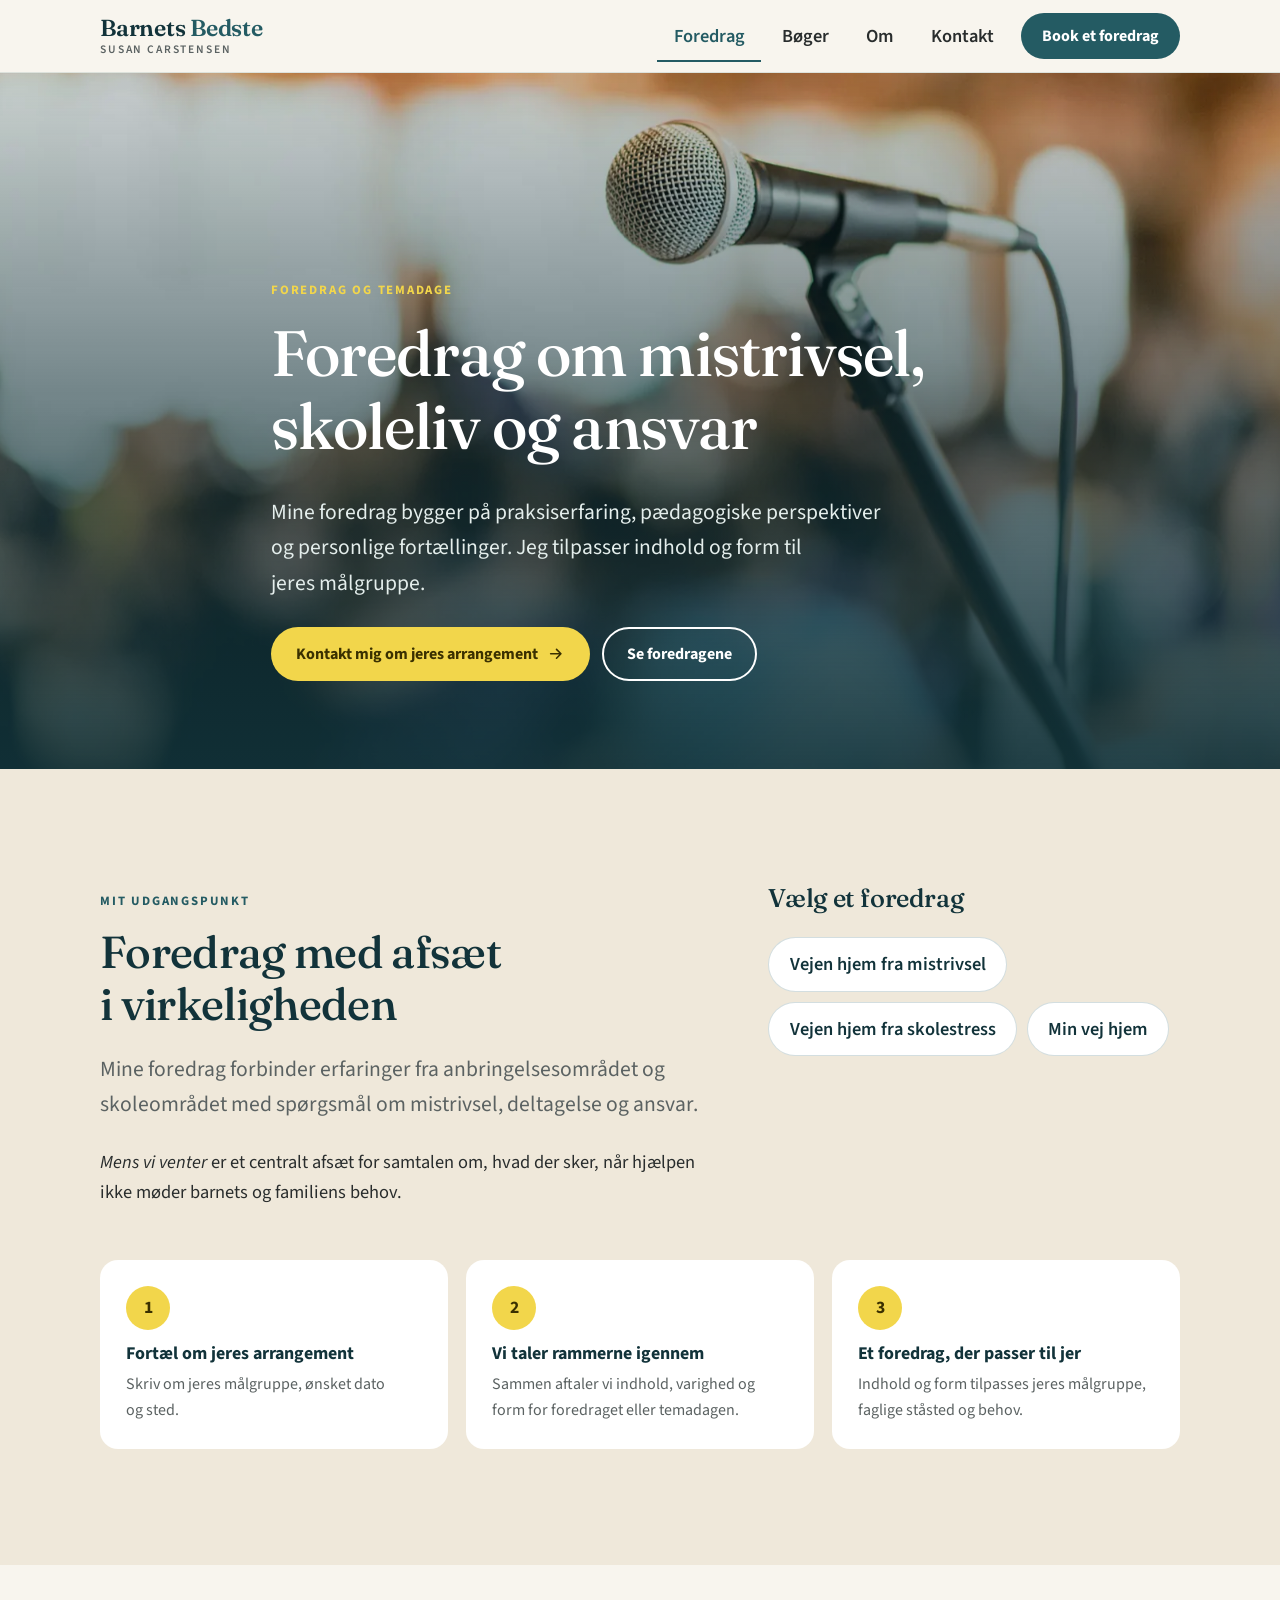
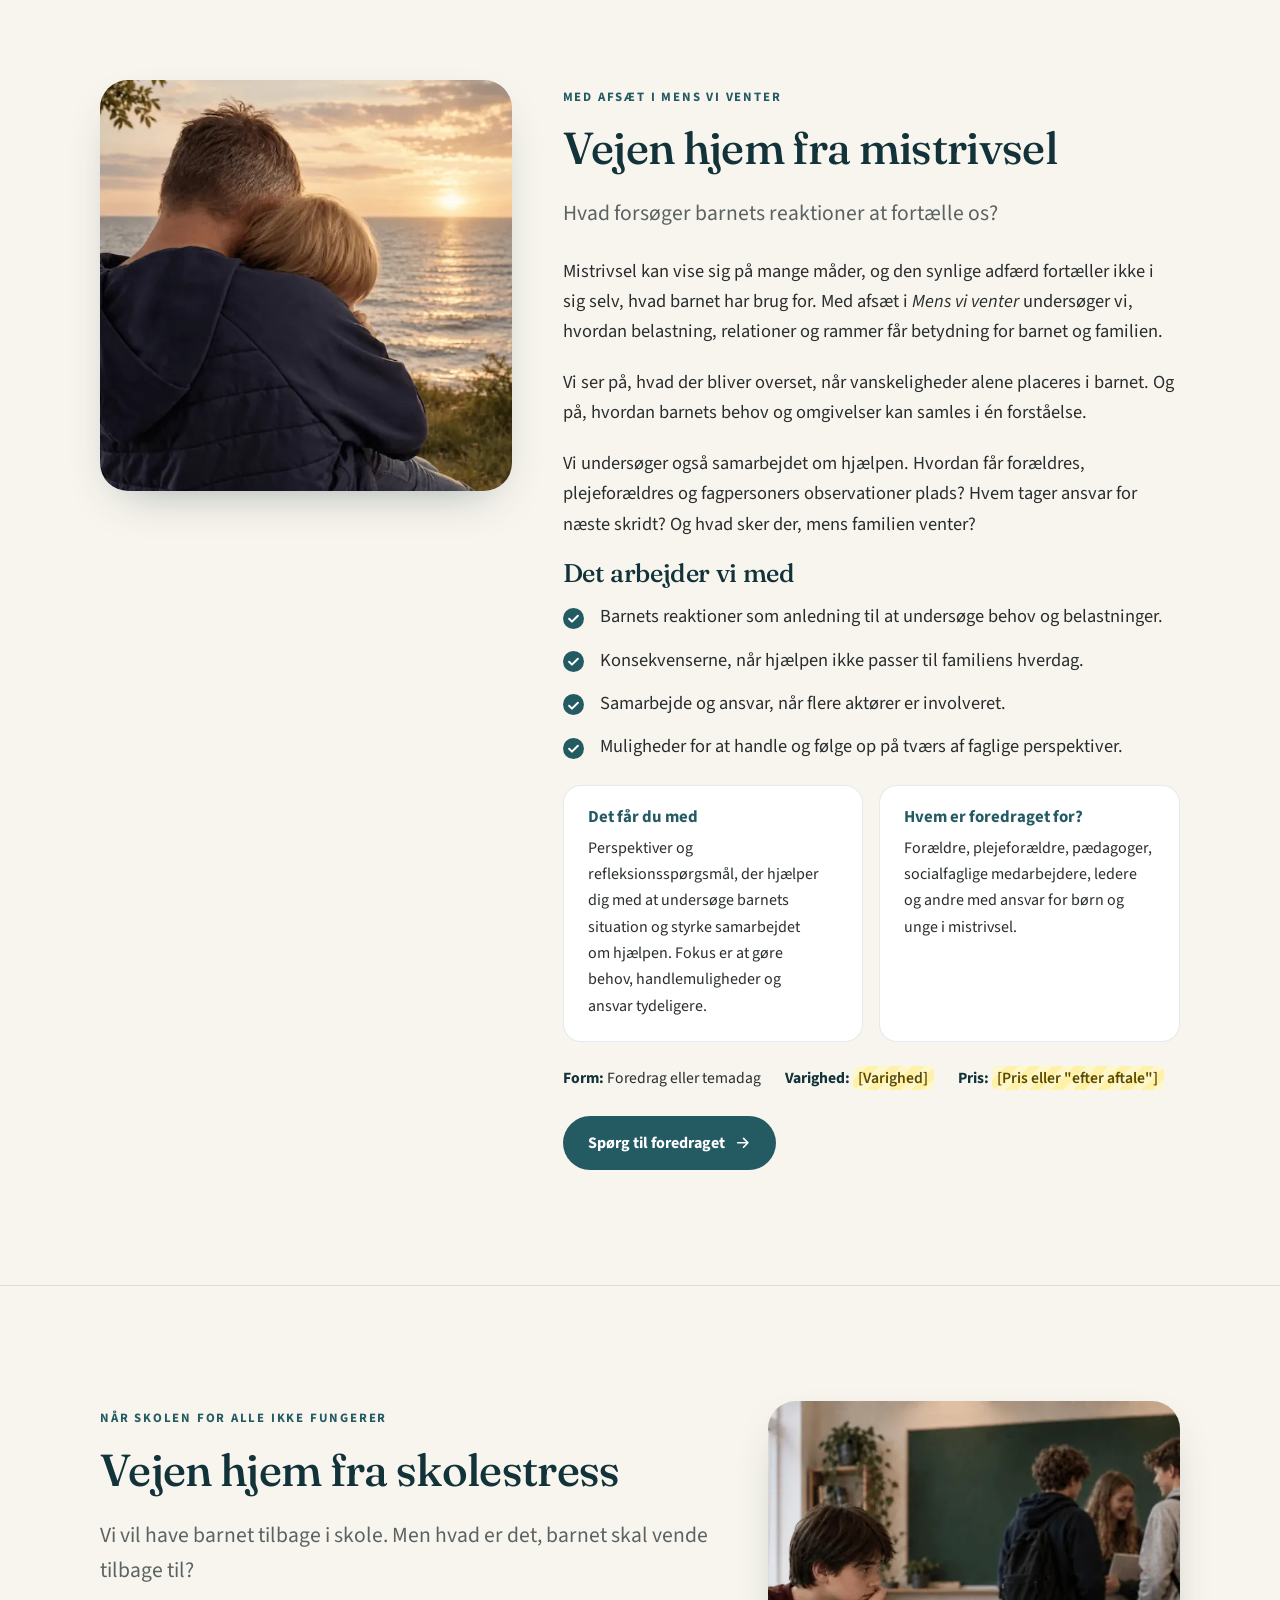
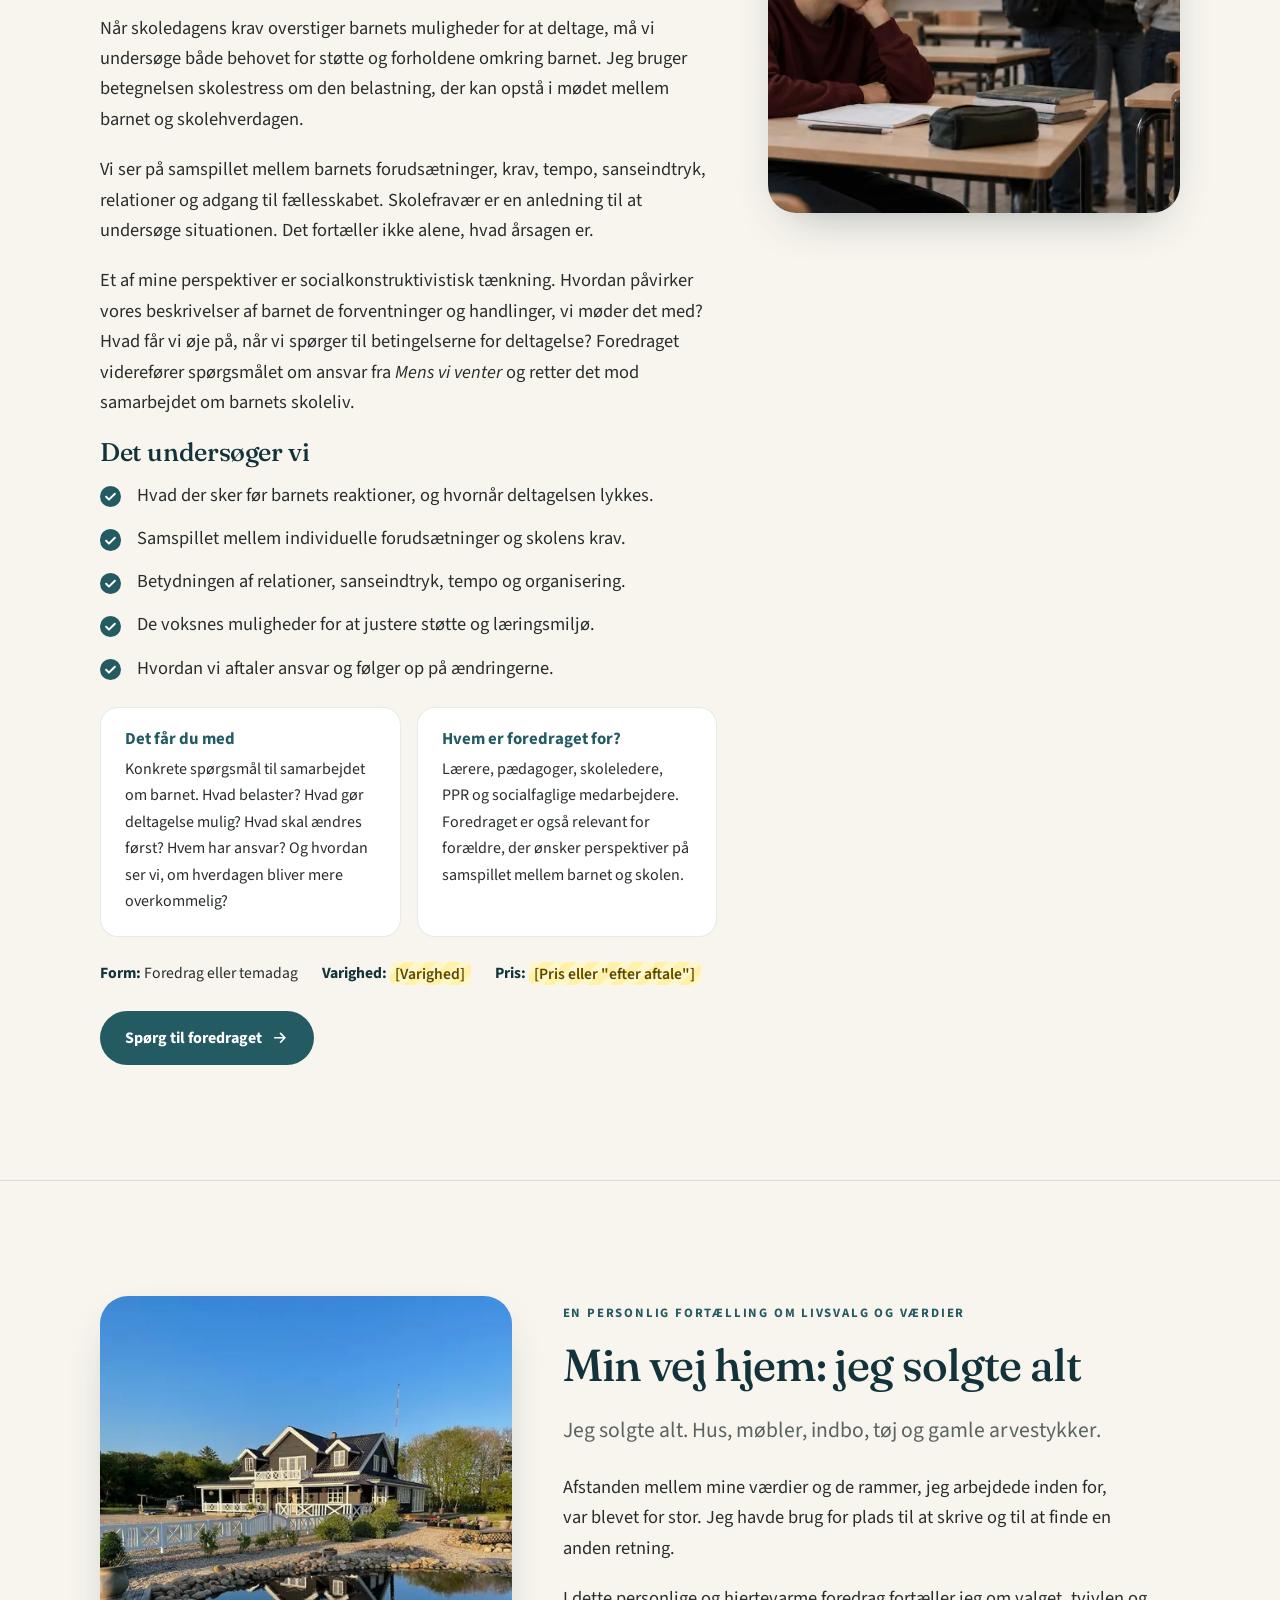
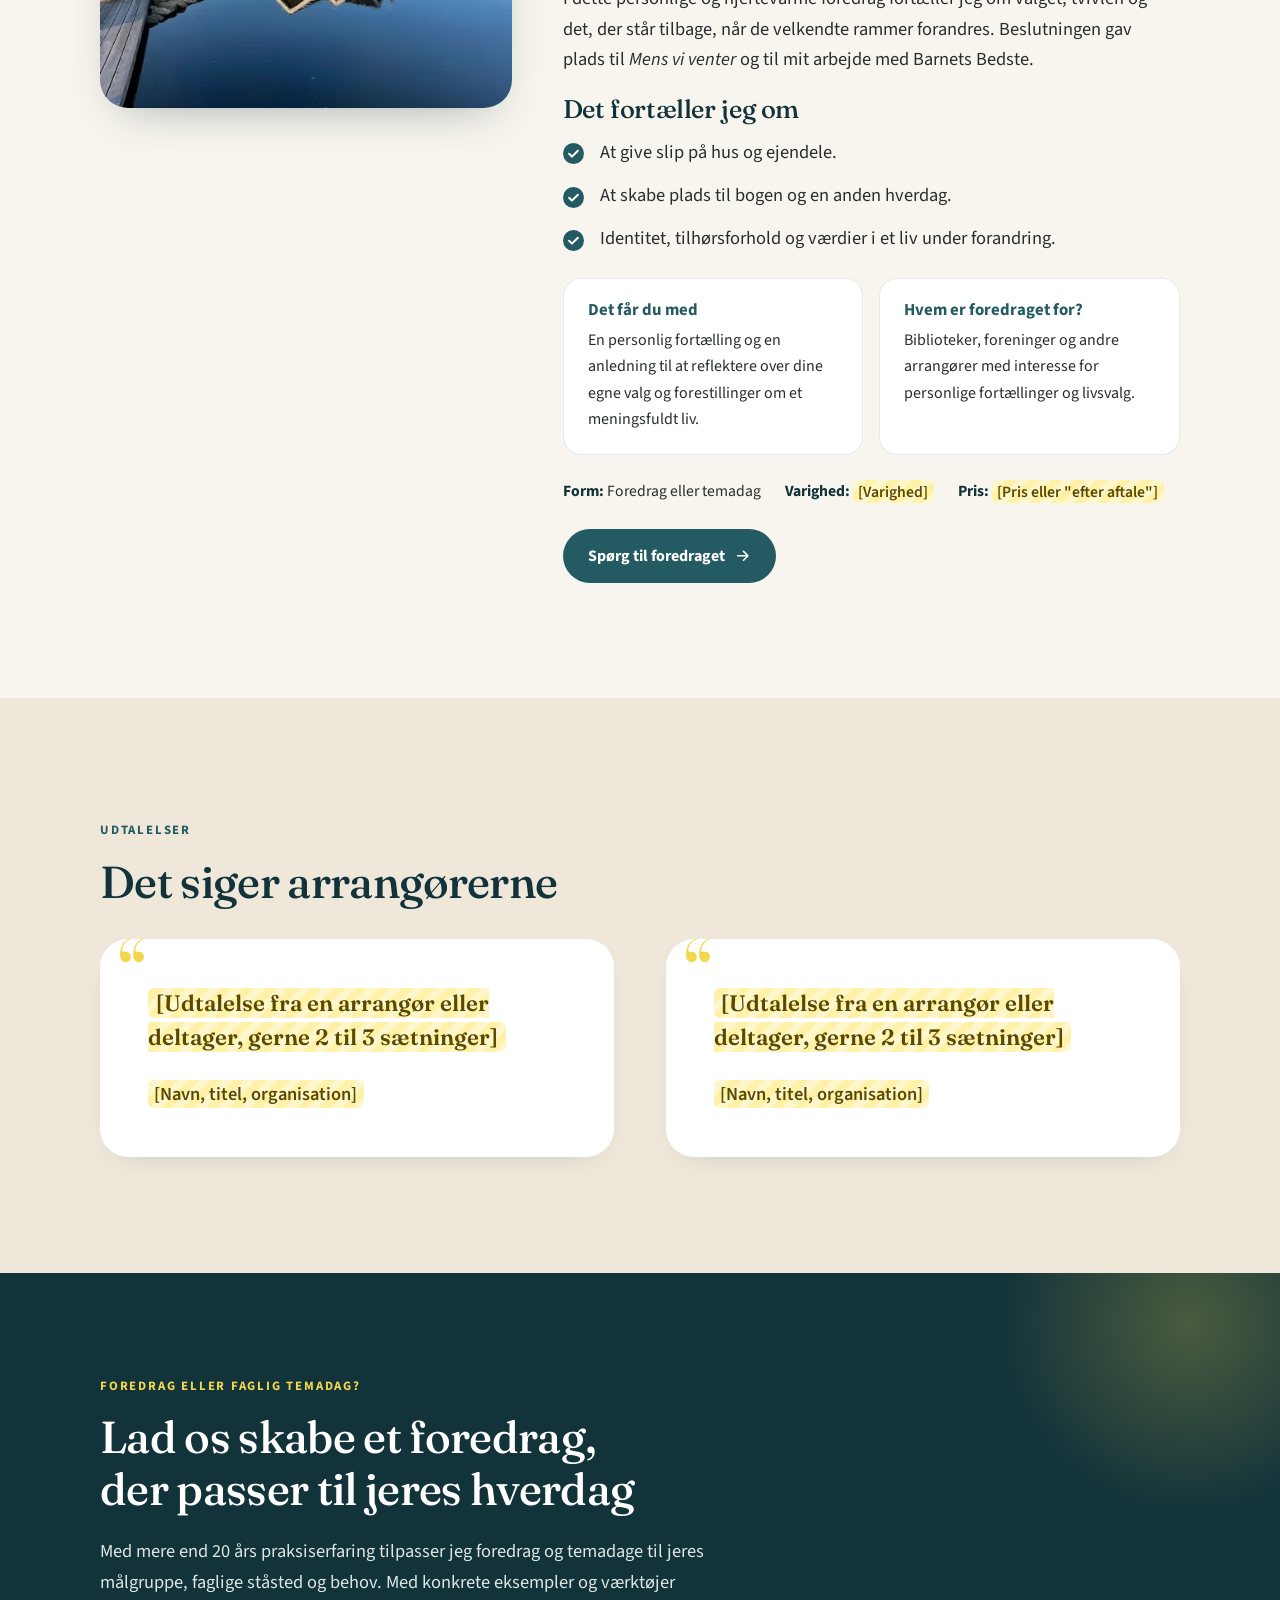
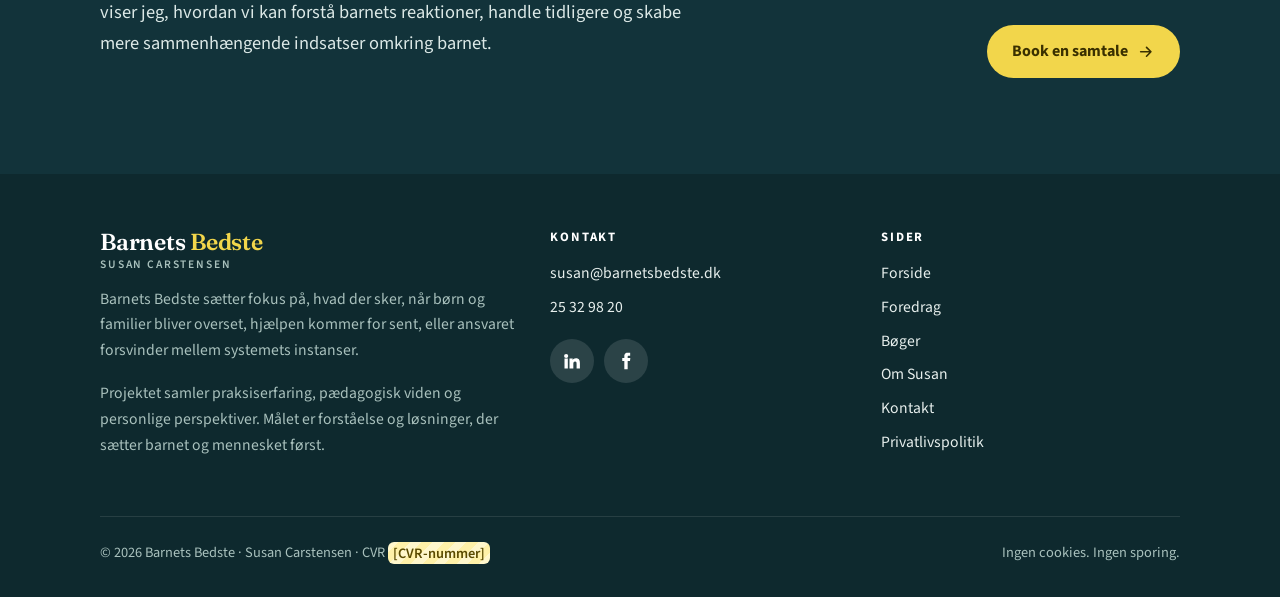
<file: foredrag/index.html>
<!doctype html>
<html lang="da" class="no-js">
<head>
<meta charset="utf-8">
<meta name="viewport" content="width=device-width, initial-scale=1">
<meta name="robots" content="noindex, nofollow">
<title>Foredrag om børns mistrivsel og skolestress | Susan Carstensen</title>
<meta name="description" content="Book et praksisnært foredrag om mistrivsel, skolestress, skolevægring og systemansvar for fagpersoner, skoler, kommuner og forældre.">
<link rel="canonical" href="https://barnetsbedste.dk/foredrag/">
<meta property="og:type" content="website">
<meta property="og:locale" content="da_DK">
<meta property="og:site_name" content="Barnets Bedste">
<meta property="og:title" content="Foredrag om børns mistrivsel og skolestress | Susan Carstensen">
<meta property="og:description" content="Book et praksisnært foredrag om mistrivsel, skolestress, skolevægring og systemansvar for fagpersoner, skoler, kommuner og forældre.">
<meta property="og:url" content="https://barnetsbedste.dk/foredrag/">
<meta property="og:image" content="https://barnetsbedste.dk/assets/img/mikrofon-1800.webp">
<meta name="theme-color" content="#245b63">
<link rel="icon" href="../assets/img/favicon.svg" type="image/svg+xml">
<link rel="preload" href="../assets/fonts/fraunces-normal.woff2" as="font" type="font/woff2" crossorigin>
<link rel="preload" href="../assets/fonts/sourcesans3-normal.woff2" as="font" type="font/woff2" crossorigin>
<link rel="stylesheet" href="../assets/css/site.css">
<script>document.documentElement.classList.replace('no-js','js')</script>
<script type="application/ld+json">{"@context": "https://schema.org", "@graph": [{"@type": "Person", "@id": "https://barnetsbedste.dk/#susan", "name": "Susan Carstensen", "jobTitle": "Forfatter, foredragsholder og specialiseret pædagog", "email": "mailto:susan@barnetsbedste.dk", "telephone": "+4525329820", "url": "https://barnetsbedste.dk/", "sameAs": ["https://www.linkedin.com/in/susan-carstensen-6a55a4161/", "https://www.facebook.com/SusanCarstensen72"]}, {"@type": "WebSite", "@id": "https://barnetsbedste.dk/#site", "name": "Barnets Bedste", "url": "https://barnetsbedste.dk/", "inLanguage": "da-DK", "publisher": {"@id": "https://barnetsbedste.dk/#susan"}}]}</script>
</head>
<body>
<a class="skip" href="#indhold">Gå til indhold</a>
<header class="site-header">
  <div class="wrap">
    <a class="brand" href="../" aria-label="Barnets Bedste, til forsiden">
      <span class="brand__name">Barnets <span>Bedste</span></span>
      <span class="brand__sub">Susan Carstensen</span>
    </a>
    <button class="nav-toggle" type="button" aria-expanded="false" aria-controls="hovedmenu">
      <span class="nav-toggle__label">Menu</span>
      <svg viewBox="0 0 24 24" fill="none" stroke="currentColor" stroke-width="2" stroke-linecap="round" aria-hidden="true"><path d="M4 7h16M4 12h16M4 17h16"/></svg>
    </button>
    <nav class="nav" id="hovedmenu" aria-label="Hovedmenu">
      <ul class="nav__list"><li><a href="../foredrag/" aria-current="page">Foredrag</a></li><li><a href="../boger/">Bøger</a></li><li><a href="../om/">Om</a></li><li><a href="../kontakt/">Kontakt</a></li></ul>
      <div class="nav__cta"><a class="btn btn--primary" href="../kontakt/">Book et foredrag</a></div>
    </nav>
  </div>
</header>
<main id="indhold">

<section class="hero hero--image">
  <div class="hero__bg parallax"><img src="../assets/img/mikrofon-1800.webp" srcset="../assets/img/mikrofon-900.webp 900w, ../assets/img/mikrofon-1800.webp 1800w" sizes="100vw" width="1800" height="1012" alt="" fetchpriority="high"></div>
  <div class="wrap">
    <span class="eyebrow">Foredrag og temadage</span>
    <h1>Foredrag om mistrivsel, skoleliv og ansvar</h1>
    <p class="lead">Mine foredrag bygger på praksiserfaring, pædagogiske perspektiver og personlige fortællinger. Jeg tilpasser indhold og form til jeres målgruppe.</p>
    <div class="btn-row">
      <a class="btn btn--sun" href="../kontakt/">Kontakt mig om jeres arrangement <svg viewBox="0 0 24 24" fill="none" stroke="currentColor" stroke-width="2.2" stroke-linecap="round" stroke-linejoin="round" aria-hidden="true"><path d="M5 12h14M13 6l6 6-6 6"/></svg></a>
      <a class="btn btn--ghost" href="#mistrivsel">Se foredragene</a>
    </div>
  </div>
</section>

<section class="section section--sand" aria-labelledby="afsaet">
  <div class="wrap">
    <div class="two-col two-col--wide-left">
      <div class="reveal">
        <span class="eyebrow">Mit udgangspunkt</span>
        <h2 id="afsaet">Foredrag med afsæt i virkeligheden</h2>
        <p class="lead">Mine foredrag forbinder erfaringer fra anbringelsesområdet og skoleområdet med spørgsmål om mistrivsel, deltagelse og ansvar.</p>
        <p><em>Mens vi venter</em> er et centralt afsæt for samtalen om, hvad der sker, når hjælpen ikke møder barnets og familiens behov.</p>
      </div>
      <nav class="reveal" style="--d:.1s" aria-label="Vælg foredrag">
        <h3>Vælg et foredrag</h3>
        <div class="pills">
          <a href="#mistrivsel">Vejen hjem fra mistrivsel</a>
          <a href="#skolestress">Vejen hjem fra skolestress</a>
          <a href="#min-vej-hjem">Min vej hjem</a>
        </div>
      </nav>
    </div>
    <ol class="steps">
      <li class="reveal"><h3>Fortæl om jeres arrangement</h3><p>Skriv om jeres målgruppe, ønsket dato og sted.</p></li>
      <li class="reveal" style="--d:.1s"><h3>Vi taler rammerne igennem</h3><p>Sammen aftaler vi indhold, varighed og form for foredraget eller temadagen.</p></li>
      <li class="reveal" style="--d:.2s"><h3>Et foredrag, der passer til jer</h3><p>Indhold og form tilpasses jeres målgruppe, faglige ståsted og behov.</p></li>
    </ol>
  </div>
</section>
<section class="section talk" id="mistrivsel" aria-labelledby="mistrivsel-t">
  <div class="wrap talk__grid">
    <div class="talk__media reveal"><img src="../assets/img/foredrag-mistrivsel-600.webp" srcset="../assets/img/foredrag-mistrivsel-400.webp 400w, ../assets/img/foredrag-mistrivsel-600.webp 600w" sizes="(min-width:960px) 420px, 90vw" width="600" height="600" alt="En lille dreng sidder i en voksens arme og kigger ud over havet i solnedgang" loading="lazy" decoding="async"></div>
    <div class="reveal" style="--d:.08s">
      <span class="eyebrow">Med afsæt i Mens vi venter</span>
      <h2 id="mistrivsel-t">Vejen hjem fra mistrivsel</h2>
      <p class="lead">Hvad forsøger barnets reaktioner at fortælle os?</p>
      <p>Mistrivsel kan vise sig på mange måder, og den synlige adfærd fortæller ikke i sig selv, hvad barnet har brug for. Med afsæt i <em>Mens vi venter</em> undersøger vi, hvordan belastning, relationer og rammer får betydning for barnet og familien.</p>
      <p>Vi ser på, hvad der bliver overset, når vanskeligheder alene placeres i barnet. Og på, hvordan barnets behov og omgivelser kan samles i én forståelse.</p>
      <p>Vi undersøger også samarbejdet om hjælpen. Hvordan får forældres, plejeforældres og fagpersoners observationer plads? Hvem tager ansvar for næste skridt? Og hvad sker der, mens familien venter?</p>
      <h3>Det arbejder vi med</h3>
      <ul class="checklist"><li>Barnets reaktioner som anledning til at undersøge behov og belastninger.</li><li>Konsekvenserne, når hjælpen ikke passer til familiens hverdag.</li><li>Samarbejde og ansvar, når flere aktører er involveret.</li><li>Muligheder for at handle og følge op på tværs af faglige perspektiver.</li></ul>
      <div class="boxes">
        <div class="box"><h3>Det får du med</h3><p>Perspektiver og refleksionsspørgsmål, der hjælper dig med at undersøge barnets situation og styrke samarbejdet om hjælpen. Fokus er at gøre behov, handlemuligheder og ansvar tydeligere.</p></div>
        <div class="box"><h3>Hvem er foredraget for?</h3><p>Forældre, plejeforældre, pædagoger, socialfaglige medarbejdere, ledere og andre med ansvar for børn og unge i mistrivsel.</p></div>
      </div>
      <ul class="facts">
        <li><strong>Form:</strong> Foredrag eller temadag</li>
        <li><strong>Varighed:</strong> <span class="placeholder">[Varighed]</span></li>
        <li><strong>Pris:</strong> <span class="placeholder">[Pris eller "efter aftale"]</span></li>
      </ul>
      <a class="btn btn--primary" href="../kontakt/?emne=mistrivsel">Spørg til foredraget <svg viewBox="0 0 24 24" fill="none" stroke="currentColor" stroke-width="2.2" stroke-linecap="round" stroke-linejoin="round" aria-hidden="true"><path d="M5 12h14M13 6l6 6-6 6"/></svg></a>
    </div>
  </div>
</section>
<section class="section talk" id="skolestress" aria-labelledby="skolestress-t">
  <div class="wrap talk__grid">
    <div class="talk__media reveal"><img src="../assets/img/foredrag-skolestress-600.webp" srcset="../assets/img/foredrag-skolestress-400.webp 400w, ../assets/img/foredrag-skolestress-600.webp 600w" sizes="(min-width:960px) 420px, 90vw" width="600" height="600" alt="En dreng sidder alene ved et bord i et klasselokale" loading="lazy" decoding="async"></div>
    <div class="reveal" style="--d:.08s">
      <span class="eyebrow">Når skolen for alle ikke fungerer</span>
      <h2 id="skolestress-t">Vejen hjem fra skolestress</h2>
      <p class="lead">Vi vil have barnet tilbage i skole. Men hvad er det, barnet skal vende tilbage til?</p>
      <p>Når skoledagens krav overstiger barnets muligheder for at deltage, må vi undersøge både behovet for støtte og forholdene omkring barnet. Jeg bruger betegnelsen skolestress om den belastning, der kan opstå i mødet mellem barnet og skolehverdagen.</p>
      <p>Vi ser på samspillet mellem barnets forudsætninger, krav, tempo, sanseindtryk, relationer og adgang til fællesskabet. Skolefravær er en anledning til at undersøge situationen. Det fortæller ikke alene, hvad årsagen er.</p>
      <p>Et af mine perspektiver er socialkonstruktivistisk tænkning. Hvordan påvirker vores beskrivelser af barnet de forventninger og handlinger, vi møder det med? Hvad får vi øje på, når vi spørger til betingelserne for deltagelse? Foredraget viderefører spørgsmålet om ansvar fra <em>Mens vi venter</em> og retter det mod samarbejdet om barnets skoleliv.</p>
      <h3>Det undersøger vi</h3>
      <ul class="checklist"><li>Hvad der sker før barnets reaktioner, og hvornår deltagelsen lykkes.</li><li>Samspillet mellem individuelle forudsætninger og skolens krav.</li><li>Betydningen af relationer, sanseindtryk, tempo og organisering.</li><li>De voksnes muligheder for at justere støtte og læringsmiljø.</li><li>Hvordan vi aftaler ansvar og følger op på ændringerne.</li></ul>
      <div class="boxes">
        <div class="box"><h3>Det får du med</h3><p>Konkrete spørgsmål til samarbejdet om barnet. Hvad belaster? Hvad gør deltagelse mulig? Hvad skal ændres først? Hvem har ansvar? Og hvordan ser vi, om hverdagen bliver mere overkommelig?</p></div>
        <div class="box"><h3>Hvem er foredraget for?</h3><p>Lærere, pædagoger, skoleledere, PPR og socialfaglige medarbejdere. Foredraget er også relevant for forældre, der ønsker perspektiver på samspillet mellem barnet og skolen.</p></div>
      </div>
      <ul class="facts">
        <li><strong>Form:</strong> Foredrag eller temadag</li>
        <li><strong>Varighed:</strong> <span class="placeholder">[Varighed]</span></li>
        <li><strong>Pris:</strong> <span class="placeholder">[Pris eller "efter aftale"]</span></li>
      </ul>
      <a class="btn btn--primary" href="../kontakt/?emne=skolestress">Spørg til foredraget <svg viewBox="0 0 24 24" fill="none" stroke="currentColor" stroke-width="2.2" stroke-linecap="round" stroke-linejoin="round" aria-hidden="true"><path d="M5 12h14M13 6l6 6-6 6"/></svg></a>
    </div>
  </div>
</section>
<section class="section talk" id="min-vej-hjem" aria-labelledby="min-vej-hjem-t">
  <div class="wrap talk__grid">
    <div class="talk__media reveal"><img src="../assets/img/hus-ved-soen-900.webp" srcset="../assets/img/hus-ved-soen-500.webp 500w, ../assets/img/hus-ved-soen-900.webp 900w" sizes="(min-width:960px) 420px, 90vw" width="900" height="900" alt="Det store hus ved vandet, som Susan solgte" loading="lazy" decoding="async"></div>
    <div class="reveal" style="--d:.08s">
      <span class="eyebrow">En personlig fortælling om livsvalg og værdier</span>
      <h2 id="min-vej-hjem-t">Min vej hjem: jeg solgte alt</h2>
      <p class="lead">Jeg solgte alt. Hus, møbler, indbo, tøj og gamle arvestykker.</p>
      <p>Afstanden mellem mine værdier og de rammer, jeg arbejdede inden for, var blevet for stor. Jeg havde brug for plads til at skrive og til at finde en anden retning.</p>
      <p>I dette personlige og hjertevarme foredrag fortæller jeg om valget, tvivlen og det, der står tilbage, når de velkendte rammer forandres. Beslutningen gav plads til <em>Mens vi venter</em> og til mit arbejde med Barnets Bedste.</p>
      <h3>Det fortæller jeg om</h3>
      <ul class="checklist"><li>At give slip på hus og ejendele.</li><li>At skabe plads til bogen og en anden hverdag.</li><li>Identitet, tilhørsforhold og værdier i et liv under forandring.</li></ul>
      <div class="boxes">
        <div class="box"><h3>Det får du med</h3><p>En personlig fortælling og en anledning til at reflektere over dine egne valg og forestillinger om et meningsfuldt liv.</p></div>
        <div class="box"><h3>Hvem er foredraget for?</h3><p>Biblioteker, foreninger og andre arrangører med interesse for personlige fortællinger og livsvalg.</p></div>
      </div>
      <ul class="facts">
        <li><strong>Form:</strong> Foredrag eller temadag</li>
        <li><strong>Varighed:</strong> <span class="placeholder">[Varighed]</span></li>
        <li><strong>Pris:</strong> <span class="placeholder">[Pris eller "efter aftale"]</span></li>
      </ul>
      <a class="btn btn--primary" href="../kontakt/?emne=min-vej-hjem">Spørg til foredraget <svg viewBox="0 0 24 24" fill="none" stroke="currentColor" stroke-width="2.2" stroke-linecap="round" stroke-linejoin="round" aria-hidden="true"><path d="M5 12h14M13 6l6 6-6 6"/></svg></a>
    </div>
  </div>
</section>
<section class="section section--sand" aria-labelledby="udtalelser">
  <div class="wrap">
    <div class="narrow reveal"><span class="eyebrow">Udtalelser</span><h2 id="udtalelser">Det siger arrangørerne</h2></div>
    <div class="two-col" style="margin-top:2rem">
      <blockquote class="quote reveal"><p><span class="placeholder">[Udtalelse fra en arrangør eller deltager, gerne 2 til 3 sætninger]</span></p><footer><span class="placeholder">[Navn, titel, organisation]</span></footer></blockquote>
      <blockquote class="quote reveal" style="--d:.1s"><p><span class="placeholder">[Udtalelse fra en arrangør eller deltager, gerne 2 til 3 sætninger]</span></p><footer><span class="placeholder">[Navn, titel, organisation]</span></footer></blockquote>
    </div>
  </div>
</section>

</main>
<section class="cta-band" aria-labelledby="cta-titel">
  <div class="wrap">
    <div class="reveal">
      <span class="eyebrow" style="color:var(--sun)">Foredrag eller faglig temadag?</span>
      <h2 id="cta-titel">Lad os skabe et foredrag, der passer til jeres hverdag</h2>
      <p>Med mere end 20 års praksiserfaring tilpasser jeg foredrag og temadage til jeres målgruppe, faglige ståsted og behov. Med konkrete eksempler og værktøjer viser jeg, hvordan vi kan forstå barnets reaktioner, handle tidligere og skabe mere sammenhængende indsatser omkring barnet.</p>
    </div>
    <div class="btn-row reveal" style="--d:.15s">
      <a class="btn btn--sun" href="../kontakt/">Book en samtale <svg viewBox="0 0 24 24" fill="none" stroke="currentColor" stroke-width="2.2" stroke-linecap="round" stroke-linejoin="round" aria-hidden="true"><path d="M5 12h14M13 6l6 6-6 6"/></svg></a>
    </div>
  </div>
</section>
<footer class="site-footer">
  <div class="wrap">
    <div class="footer-grid">
      <div>
        <a class="brand" href="../"><span class="brand__name">Barnets <span>Bedste</span></span><span class="brand__sub">Susan Carstensen</span></a>
        <p>Barnets Bedste sætter fokus på, hvad der sker, når børn og familier bliver overset, hjælpen kommer for sent, eller ansvaret forsvinder mellem systemets instanser.</p>
        <p>Projektet samler praksiserfaring, pædagogisk viden og personlige perspektiver. Målet er forståelse og løsninger, der sætter barnet og mennesket først.</p>
      </div>
      <div>
        <h2>Kontakt</h2>
        <ul>
          <li><a href="mailto:susan@barnetsbedste.dk">susan@barnetsbedste.dk</a></li>
          <li><a href="tel:+4525329820">25 32 98 20</a></li>
        </ul>
        <div class="social" style="margin-top:18px">
          <a href="https://www.linkedin.com/in/susan-carstensen-6a55a4161/" rel="noopener" aria-label="Susan Carstensen på LinkedIn"><svg viewBox="0 0 24 24" aria-hidden="true"><path d="M4.98 3.5a2.5 2.5 0 1 1 0 5 2.5 2.5 0 0 1 0-5zM3 9h4v12H3zM9 9h3.8v1.7h.1c.5-1 1.8-2 3.8-2 4 0 4.8 2.7 4.8 6.1V21h-4v-5.4c0-1.3 0-3-1.8-3s-2.1 1.4-2.1 2.9V21H9z"/></svg></a>
          <a href="https://www.facebook.com/SusanCarstensen72" rel="noopener" aria-label="Susan Carstensen på Facebook"><svg viewBox="0 0 24 24" aria-hidden="true"><path d="M14 8.5V6.8c0-.8.5-1 .9-1H17V2h-3.1C10.6 2 10 4.4 10 6v2.5H7.5V12H10v10h4V12h2.8l.4-3.5z"/></svg></a>
        </div>
      </div>
      <div>
        <h2>Sider</h2>
        <ul>
          <li><a href="../">Forside</a></li>
          <li><a href="../foredrag/">Foredrag</a></li>
          <li><a href="../boger/">Bøger</a></li>
          <li><a href="../om/">Om Susan</a></li>
          <li><a href="../kontakt/">Kontakt</a></li>
          <li><a href="../privatlivspolitik/">Privatlivspolitik</a></li>
        </ul>
      </div>
    </div>
    <div class="footer-bottom">
      <span>© 2026 Barnets Bedste · Susan Carstensen · CVR <span class="placeholder">[CVR-nummer]</span></span>
      <span>Ingen cookies. Ingen sporing.</span>
    </div>
  </div>
</footer>
<script src="../assets/js/site.js" defer></script>
</body>
</html>
</file>
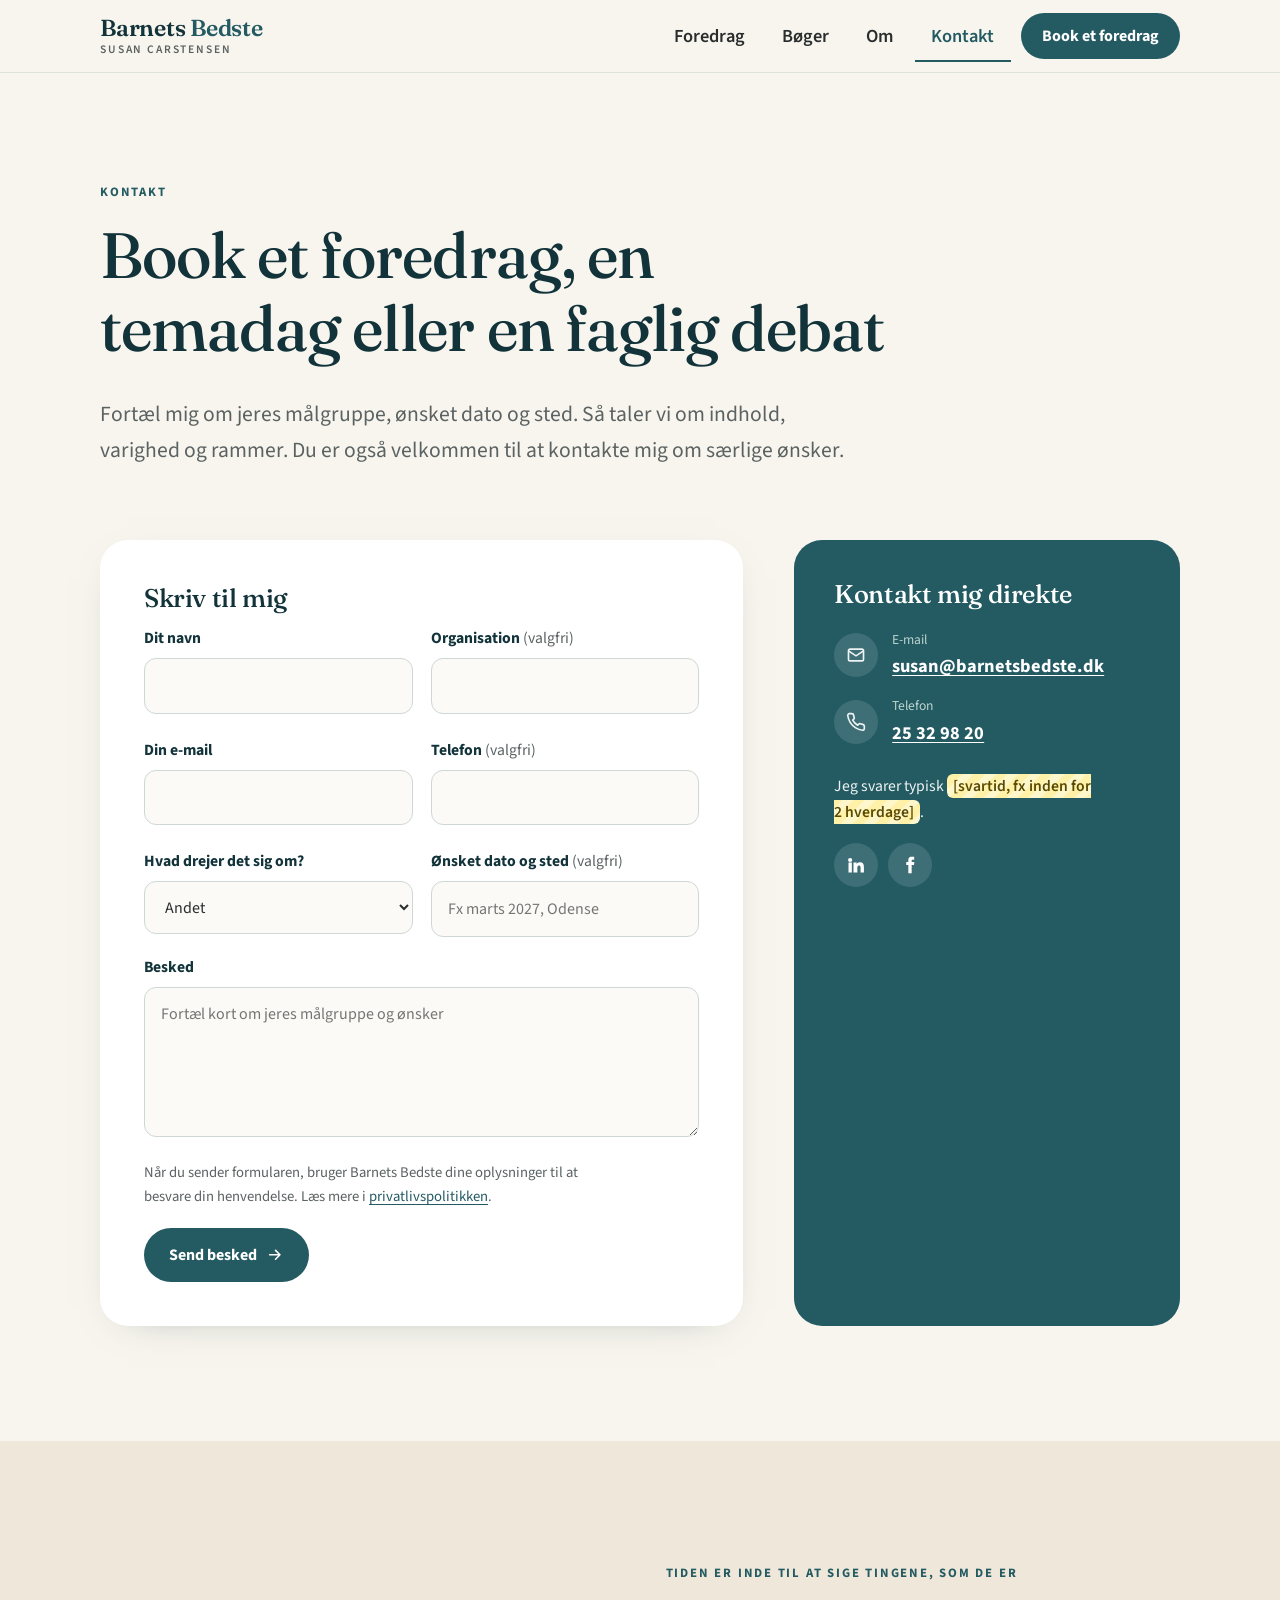
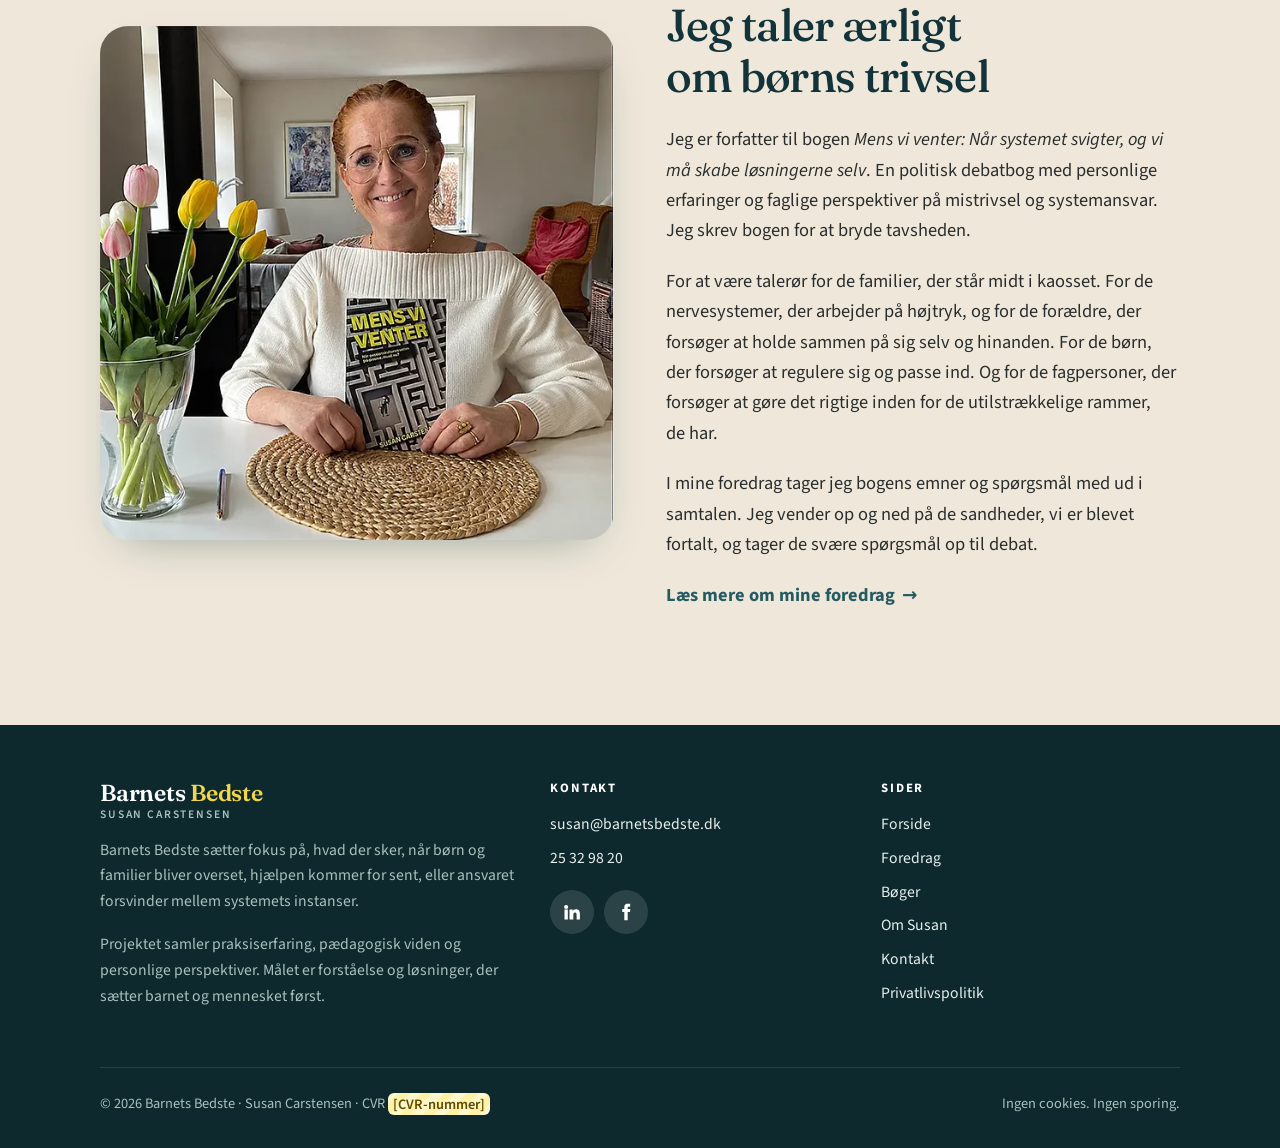
<file: kontakt/index.html>
<!doctype html>
<html lang="da" class="no-js">
<head>
<meta charset="utf-8">
<meta name="viewport" content="width=device-width, initial-scale=1">
<meta name="robots" content="noindex, nofollow">
<title>Kontakt Susan Carstensen · book foredrag og temadage | Barnets Bedste</title>
<meta name="description" content="Kontakt Susan Carstensen om foredrag, temadage og faglig debat om børns trivsel, skolestress, skolevægring og systemansvar.">
<link rel="canonical" href="https://barnetsbedste.dk/kontakt/">
<meta property="og:type" content="website">
<meta property="og:locale" content="da_DK">
<meta property="og:site_name" content="Barnets Bedste">
<meta property="og:title" content="Kontakt Susan Carstensen · book foredrag og temadage | Barnets Bedste">
<meta property="og:description" content="Kontakt Susan Carstensen om foredrag, temadage og faglig debat om børns trivsel, skolestress, skolevægring og systemansvar.">
<meta property="og:url" content="https://barnetsbedste.dk/kontakt/">
<meta property="og:image" content="https://barnetsbedste.dk/assets/img/bog-banner-1900.webp">
<meta name="theme-color" content="#245b63">
<link rel="icon" href="../assets/img/favicon.svg" type="image/svg+xml">
<link rel="preload" href="../assets/fonts/fraunces-normal.woff2" as="font" type="font/woff2" crossorigin>
<link rel="preload" href="../assets/fonts/sourcesans3-normal.woff2" as="font" type="font/woff2" crossorigin>
<link rel="stylesheet" href="../assets/css/site.css">
<script>document.documentElement.classList.replace('no-js','js')</script>
<script type="application/ld+json">{"@context": "https://schema.org", "@graph": [{"@type": "Person", "@id": "https://barnetsbedste.dk/#susan", "name": "Susan Carstensen", "jobTitle": "Forfatter, foredragsholder og specialiseret pædagog", "email": "mailto:susan@barnetsbedste.dk", "telephone": "+4525329820", "url": "https://barnetsbedste.dk/", "sameAs": ["https://www.linkedin.com/in/susan-carstensen-6a55a4161/", "https://www.facebook.com/SusanCarstensen72"]}, {"@type": "WebSite", "@id": "https://barnetsbedste.dk/#site", "name": "Barnets Bedste", "url": "https://barnetsbedste.dk/", "inLanguage": "da-DK", "publisher": {"@id": "https://barnetsbedste.dk/#susan"}}]}</script>
</head>
<body>
<a class="skip" href="#indhold">Gå til indhold</a>
<header class="site-header">
  <div class="wrap">
    <a class="brand" href="../" aria-label="Barnets Bedste, til forsiden">
      <span class="brand__name">Barnets <span>Bedste</span></span>
      <span class="brand__sub">Susan Carstensen</span>
    </a>
    <button class="nav-toggle" type="button" aria-expanded="false" aria-controls="hovedmenu">
      <span class="nav-toggle__label">Menu</span>
      <svg viewBox="0 0 24 24" fill="none" stroke="currentColor" stroke-width="2" stroke-linecap="round" aria-hidden="true"><path d="M4 7h16M4 12h16M4 17h16"/></svg>
    </button>
    <nav class="nav" id="hovedmenu" aria-label="Hovedmenu">
      <ul class="nav__list"><li><a href="../foredrag/">Foredrag</a></li><li><a href="../boger/">Bøger</a></li><li><a href="../om/">Om</a></li><li><a href="../kontakt/" aria-current="page">Kontakt</a></li></ul>
      <div class="nav__cta"><a class="btn btn--primary" href="../kontakt/">Book et foredrag</a></div>
    </nav>
  </div>
</header>
<main id="indhold">

<section class="hero hero--page" style="padding-bottom:24px">
  <div class="wrap" style="display:block">
    <span class="eyebrow reveal">Kontakt</span>
    <h1 class="reveal" style="--d:.05s;max-width:20ch">Book et foredrag, en temadag eller en faglig debat</h1>
    <p class="lead reveal" style="--d:.1s">Fortæl mig om jeres målgruppe, ønsket dato og sted. Så taler vi om indhold, varighed og rammer. Du er også velkommen til at kontakte mig om særlige ønsker.</p>
  </div>
</section>

<section class="section" style="padding-top:24px" aria-label="Kontaktformular og kontaktoplysninger">
  <div class="wrap contact-grid">
    <form class="form reveal" id="kontaktformular" action="[FORMULAR-ENDPOINT]" method="post" data-mailto="susan@barnetsbedste.dk" novalidate>
      <h2 style="font-size:1.6rem">Skriv til mig</h2>
      <div class="form__row form__row--2">
        <div class="field"><label for="navn">Dit navn</label><input id="navn" name="Navn" type="text" autocomplete="name" required aria-describedby="navn-fejl"><span class="err" id="navn-fejl" aria-live="polite"></span></div>
        <div class="field"><label for="organisation">Organisation <span class="opt">(valgfri)</span></label><input id="organisation" name="Organisation" type="text" autocomplete="organization"></div>
      </div>
      <div class="form__row form__row--2">
        <div class="field"><label for="email">Din e-mail</label><input id="email" name="E-mail" type="email" autocomplete="email" required aria-describedby="email-fejl"><span class="err" id="email-fejl" aria-live="polite"></span></div>
        <div class="field"><label for="telefon">Telefon <span class="opt">(valgfri)</span></label><input id="telefon" name="Telefon" type="tel" autocomplete="tel"></div>
      </div>
      <div class="form__row form__row--2">
        <div class="field"><label for="emne">Hvad drejer det sig om?</label>
          <select id="emne" name="Emne">
            <option value="Foredrag: Vejen hjem fra mistrivsel">Foredrag: Vejen hjem fra mistrivsel</option>
            <option value="Foredrag: Vejen hjem fra skolestress">Foredrag: Vejen hjem fra skolestress</option>
            <option value="Foredrag: Min vej hjem">Foredrag: Min vej hjem</option>
            <option value="Temadag">Temadag</option>
            <option value="Faglig debat">Faglig debat</option>
            <option value="Bogen Mens vi venter">Bogen Mens vi venter</option>
            <option value="Andet" selected>Andet</option>
          </select></div>
        <div class="field"><label for="dato">Ønsket dato og sted <span class="opt">(valgfri)</span></label><input id="dato" name="Dato og sted" type="text" placeholder="Fx marts 2027, Odense"></div>
      </div>
      <div class="field"><label for="besked">Besked</label><textarea id="besked" name="Besked" required aria-describedby="besked-fejl" placeholder="Fortæl kort om jeres målgruppe og ønsker"></textarea><span class="err" id="besked-fejl" aria-live="polite"></span></div>
      <div class="hp" aria-hidden="true"><label for="website">Lad dette felt være tomt</label><input id="website" name="_honey" type="text" tabindex="-1" autocomplete="off"></div>
      <p class="form__note">Når du sender formularen, bruger Barnets Bedste dine oplysninger til at besvare din henvendelse. Læs mere i <a href="../privatlivspolitik/">privatlivspolitikken</a>.</p>
      <button class="btn btn--primary" type="submit">Send besked <svg viewBox="0 0 24 24" fill="none" stroke="currentColor" stroke-width="2.2" stroke-linecap="round" stroke-linejoin="round" aria-hidden="true"><path d="M5 12h14M13 6l6 6-6 6"/></svg></button>
      <div class="form__status" role="status" aria-live="polite"></div>
    </form>
    <aside class="contact-card reveal" style="--d:.1s" aria-labelledby="direkte">
      <h2 id="direkte">Kontakt mig direkte</h2>
      <ul class="contact-list">
        <li><span class="ic"><svg viewBox="0 0 24 24" fill="none" stroke="currentColor" stroke-width="2" aria-hidden="true"><rect x="3" y="5" width="18" height="14" rx="2"/><path d="M3 7l9 6 9-6"/></svg></span><span><small>E-mail</small><a href="mailto:susan@barnetsbedste.dk">susan@barnetsbedste.dk</a></span></li>
        <li><span class="ic"><svg viewBox="0 0 24 24" fill="none" stroke="currentColor" stroke-width="2" stroke-linecap="round" stroke-linejoin="round" aria-hidden="true"><path d="M22 16.9v3a2 2 0 0 1-2.2 2 19.8 19.8 0 0 1-8.6-3.1 19.5 19.5 0 0 1-6-6A19.8 19.8 0 0 1 2.1 4.2 2 2 0 0 1 4.1 2h3a2 2 0 0 1 2 1.7c.1.9.4 1.8.7 2.7a2 2 0 0 1-.5 2.1L8 9.8a16 16 0 0 0 6 6l1.3-1.3a2 2 0 0 1 2.1-.4c.9.3 1.8.6 2.7.7a2 2 0 0 1 1.7 2z"/></svg></span><span><small>Telefon</small><a href="tel:+4525329820">25 32 98 20</a></span></li>
      </ul>
      <p style="font-size:.98rem">Jeg svarer typisk <span class="placeholder">[svartid, fx inden for 2 hverdage]</span>.</p>
      <div class="social"><a href="https://www.linkedin.com/in/susan-carstensen-6a55a4161/" rel="noopener" aria-label="LinkedIn"><svg viewBox="0 0 24 24" aria-hidden="true"><path d="M4.98 3.5a2.5 2.5 0 1 1 0 5 2.5 2.5 0 0 1 0-5zM3 9h4v12H3zM9 9h3.8v1.7h.1c.5-1 1.8-2 3.8-2 4 0 4.8 2.7 4.8 6.1V21h-4v-5.4c0-1.3 0-3-1.8-3s-2.1 1.4-2.1 2.9V21H9z"/></svg></a><a href="https://www.facebook.com/SusanCarstensen72" rel="noopener" aria-label="Facebook"><svg viewBox="0 0 24 24" aria-hidden="true"><path d="M14 8.5V6.8c0-.8.5-1 .9-1H17V2h-3.1C10.6 2 10 4.4 10 6v2.5H7.5V12H10v10h4V12h2.8l.4-3.5z"/></svg></a></div>
    </aside>
  </div>
</section>

<section class="section section--sand" aria-labelledby="aerligt">
  <div class="wrap story">
    <div class="story__media reveal reveal--left"><img src="../assets/img/susan-bog-600.webp" srcset="../assets/img/susan-bog-400.webp 400w, ../assets/img/susan-bog-600.webp 600w" sizes="(min-width:900px) 520px, 90vw" width="600" height="600" alt="Susan sidder med sin bog Mens vi venter i hænderne og smiler til kameraet" loading="lazy" decoding="async"></div>
    <div class="reveal" style="--d:.1s">
      <span class="eyebrow">Tiden er inde til at sige tingene, som de er</span>
      <h2 id="aerligt">Jeg taler ærligt om børns trivsel</h2>
      <p>Jeg er forfatter til bogen <em>Mens vi venter: Når systemet svigter, og vi må skabe løsningerne selv</em>. En politisk debatbog med personlige erfaringer og faglige perspektiver på mistrivsel og systemansvar. Jeg skrev bogen for at bryde tavsheden.</p>
      <p>For at være talerør for de familier, der står midt i kaosset. For de nervesystemer, der arbejder på højtryk, og for de forældre, der forsøger at holde sammen på sig selv og hinanden. For de børn, der forsøger at regulere sig og passe ind. Og for de fagpersoner, der forsøger at gøre det rigtige inden for de utilstrækkelige rammer, de har.</p>
      <p>I mine foredrag tager jeg bogens emner og spørgsmål med ud i samtalen. Jeg vender op og ned på de sandheder, vi er blevet fortalt, og tager de svære spørgsmål op til debat.</p>
      <a class="textlink" href="../foredrag/">Læs mere om mine foredrag</a>
    </div>
  </div>
</section>

</main>

<footer class="site-footer">
  <div class="wrap">
    <div class="footer-grid">
      <div>
        <a class="brand" href="../"><span class="brand__name">Barnets <span>Bedste</span></span><span class="brand__sub">Susan Carstensen</span></a>
        <p>Barnets Bedste sætter fokus på, hvad der sker, når børn og familier bliver overset, hjælpen kommer for sent, eller ansvaret forsvinder mellem systemets instanser.</p>
        <p>Projektet samler praksiserfaring, pædagogisk viden og personlige perspektiver. Målet er forståelse og løsninger, der sætter barnet og mennesket først.</p>
      </div>
      <div>
        <h2>Kontakt</h2>
        <ul>
          <li><a href="mailto:susan@barnetsbedste.dk">susan@barnetsbedste.dk</a></li>
          <li><a href="tel:+4525329820">25 32 98 20</a></li>
        </ul>
        <div class="social" style="margin-top:18px">
          <a href="https://www.linkedin.com/in/susan-carstensen-6a55a4161/" rel="noopener" aria-label="Susan Carstensen på LinkedIn"><svg viewBox="0 0 24 24" aria-hidden="true"><path d="M4.98 3.5a2.5 2.5 0 1 1 0 5 2.5 2.5 0 0 1 0-5zM3 9h4v12H3zM9 9h3.8v1.7h.1c.5-1 1.8-2 3.8-2 4 0 4.8 2.7 4.8 6.1V21h-4v-5.4c0-1.3 0-3-1.8-3s-2.1 1.4-2.1 2.9V21H9z"/></svg></a>
          <a href="https://www.facebook.com/SusanCarstensen72" rel="noopener" aria-label="Susan Carstensen på Facebook"><svg viewBox="0 0 24 24" aria-hidden="true"><path d="M14 8.5V6.8c0-.8.5-1 .9-1H17V2h-3.1C10.6 2 10 4.4 10 6v2.5H7.5V12H10v10h4V12h2.8l.4-3.5z"/></svg></a>
        </div>
      </div>
      <div>
        <h2>Sider</h2>
        <ul>
          <li><a href="../">Forside</a></li>
          <li><a href="../foredrag/">Foredrag</a></li>
          <li><a href="../boger/">Bøger</a></li>
          <li><a href="../om/">Om Susan</a></li>
          <li><a href="../kontakt/">Kontakt</a></li>
          <li><a href="../privatlivspolitik/">Privatlivspolitik</a></li>
        </ul>
      </div>
    </div>
    <div class="footer-bottom">
      <span>© 2026 Barnets Bedste · Susan Carstensen · CVR <span class="placeholder">[CVR-nummer]</span></span>
      <span>Ingen cookies. Ingen sporing.</span>
    </div>
  </div>
</footer>
<script src="../assets/js/site.js" defer></script>
</body>
</html>
</file>
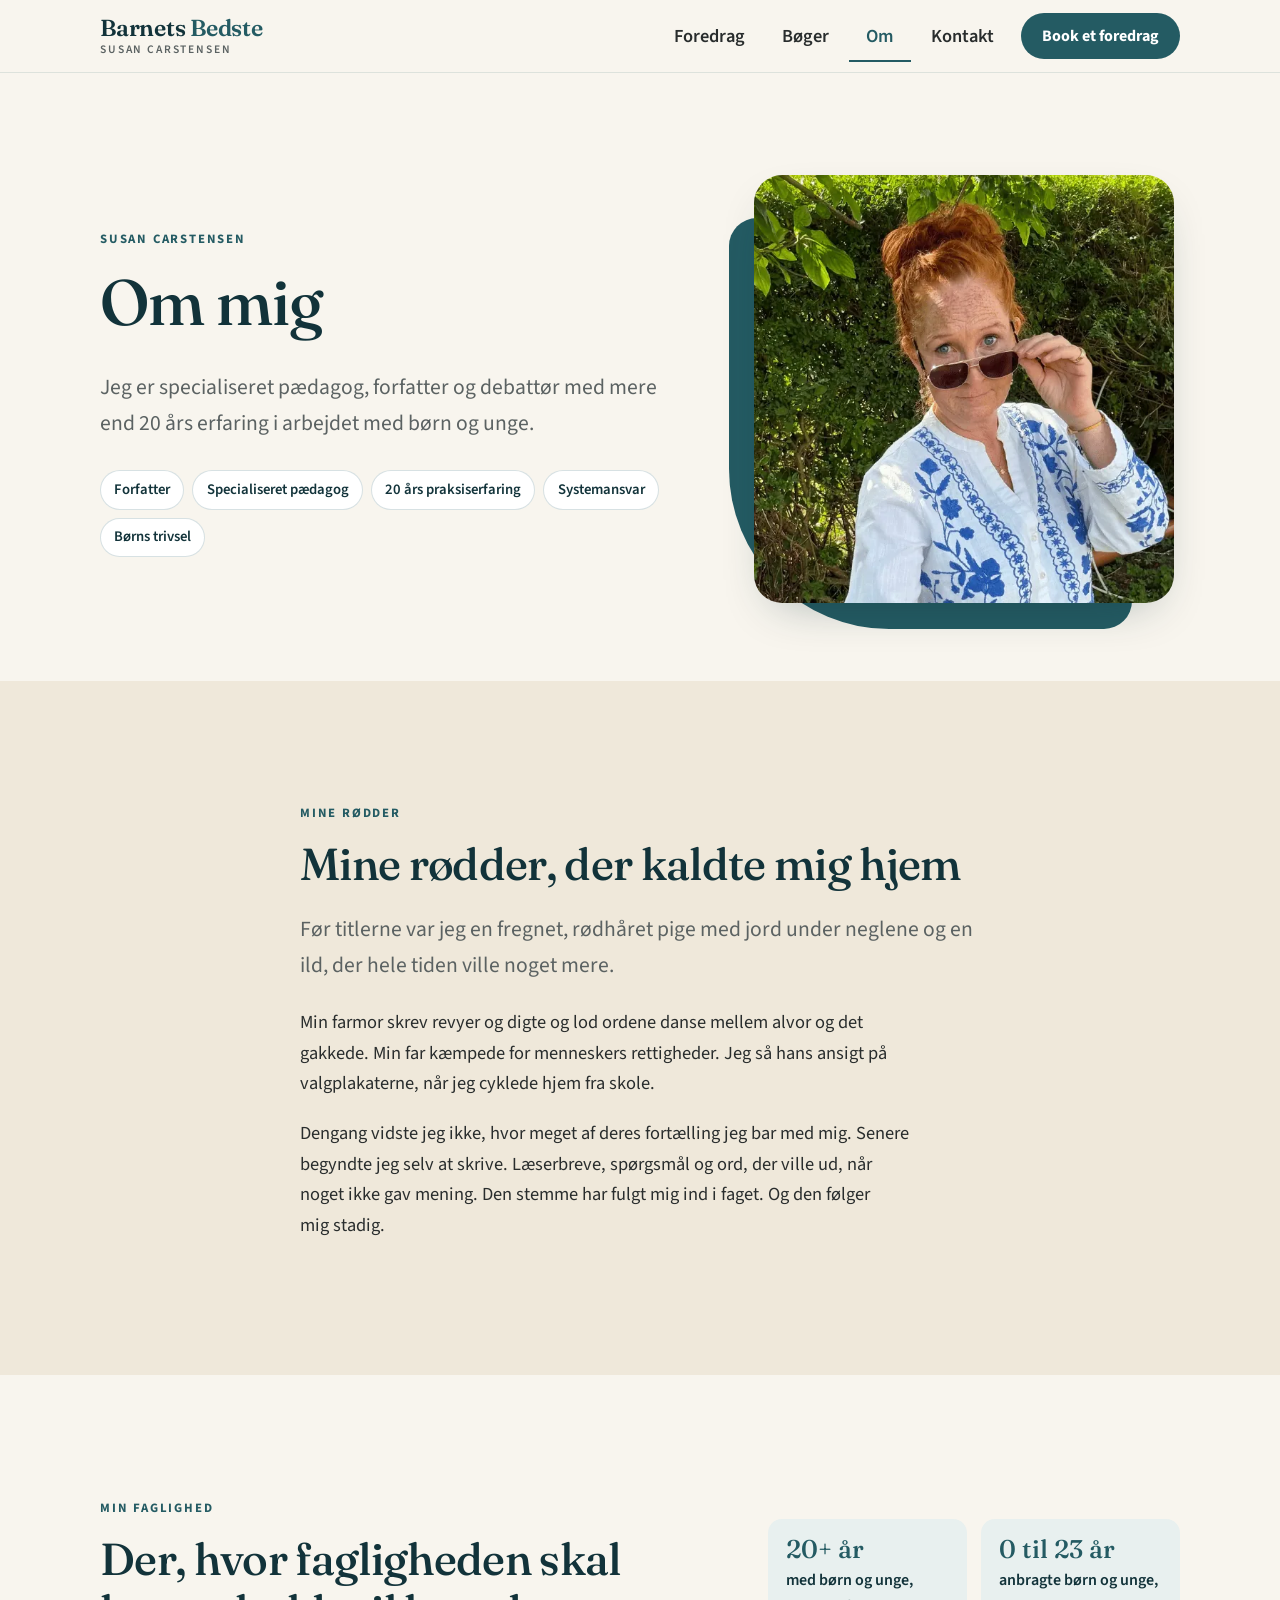
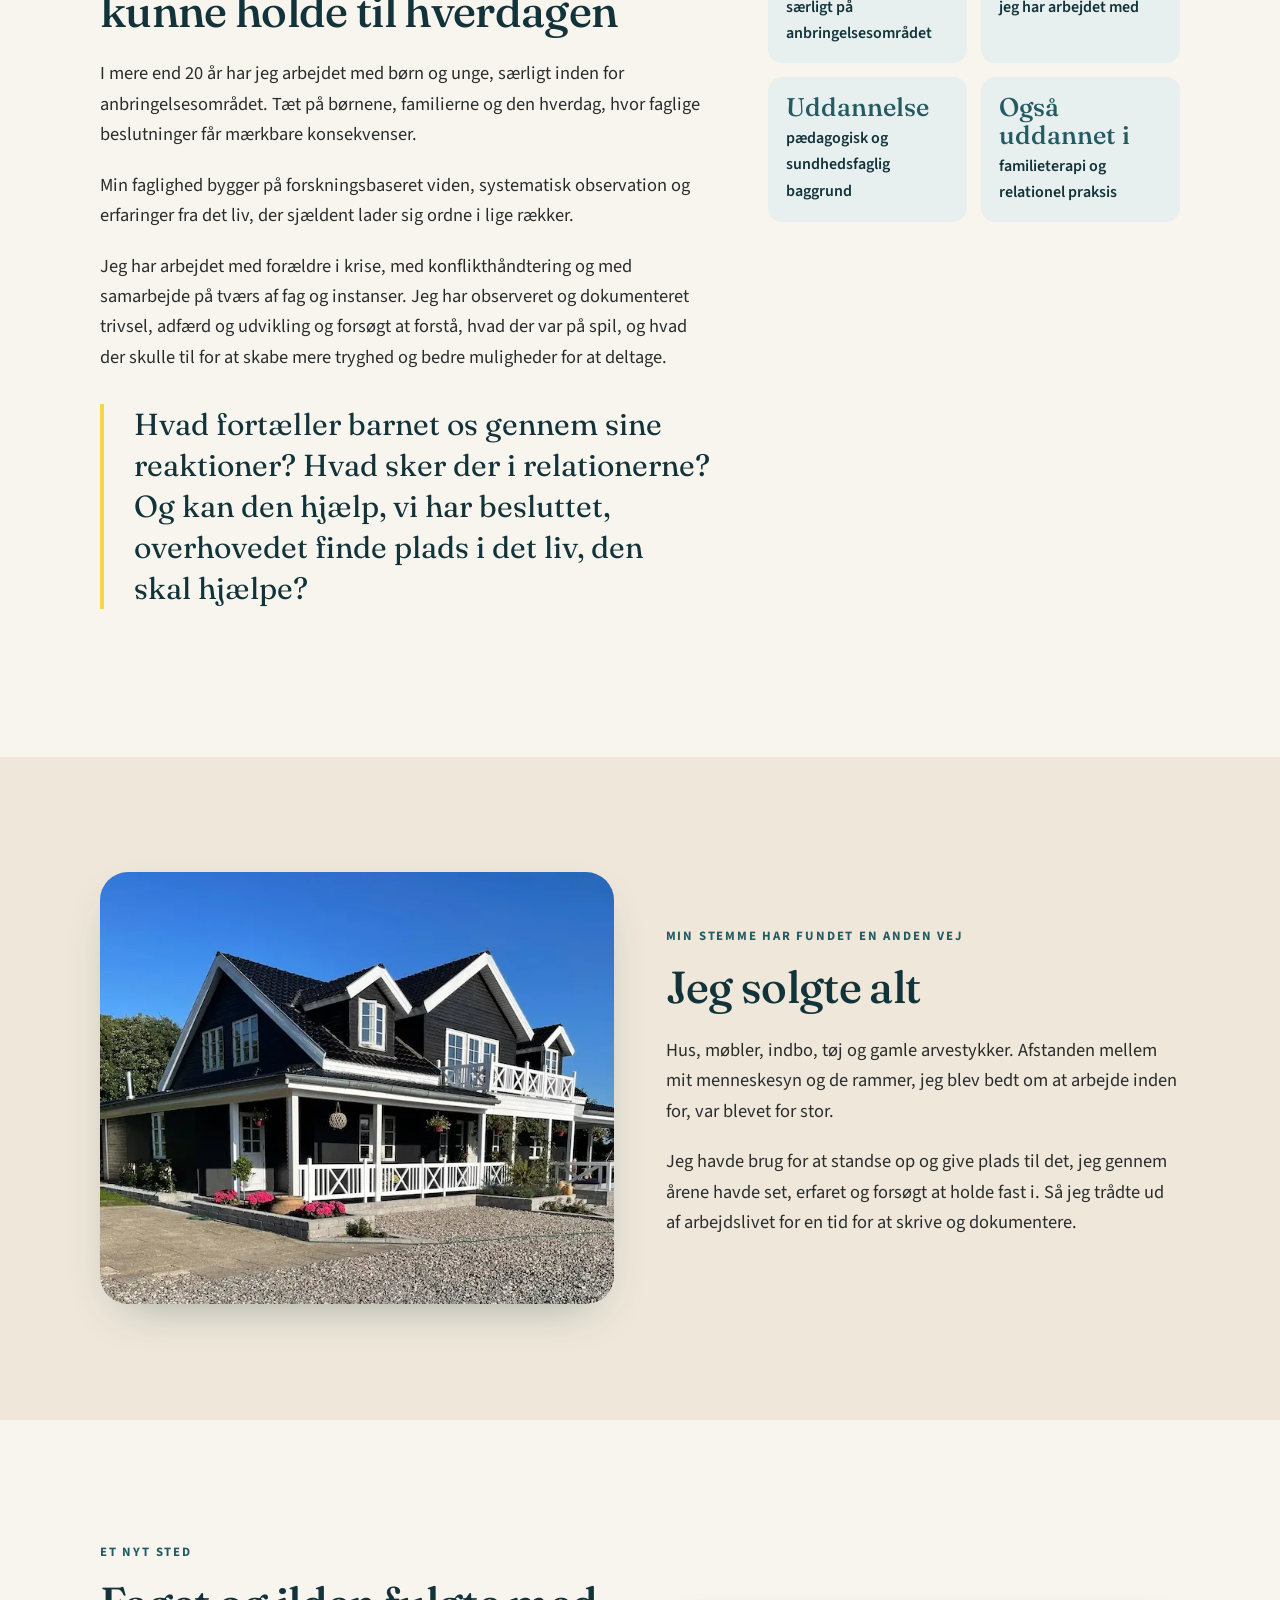
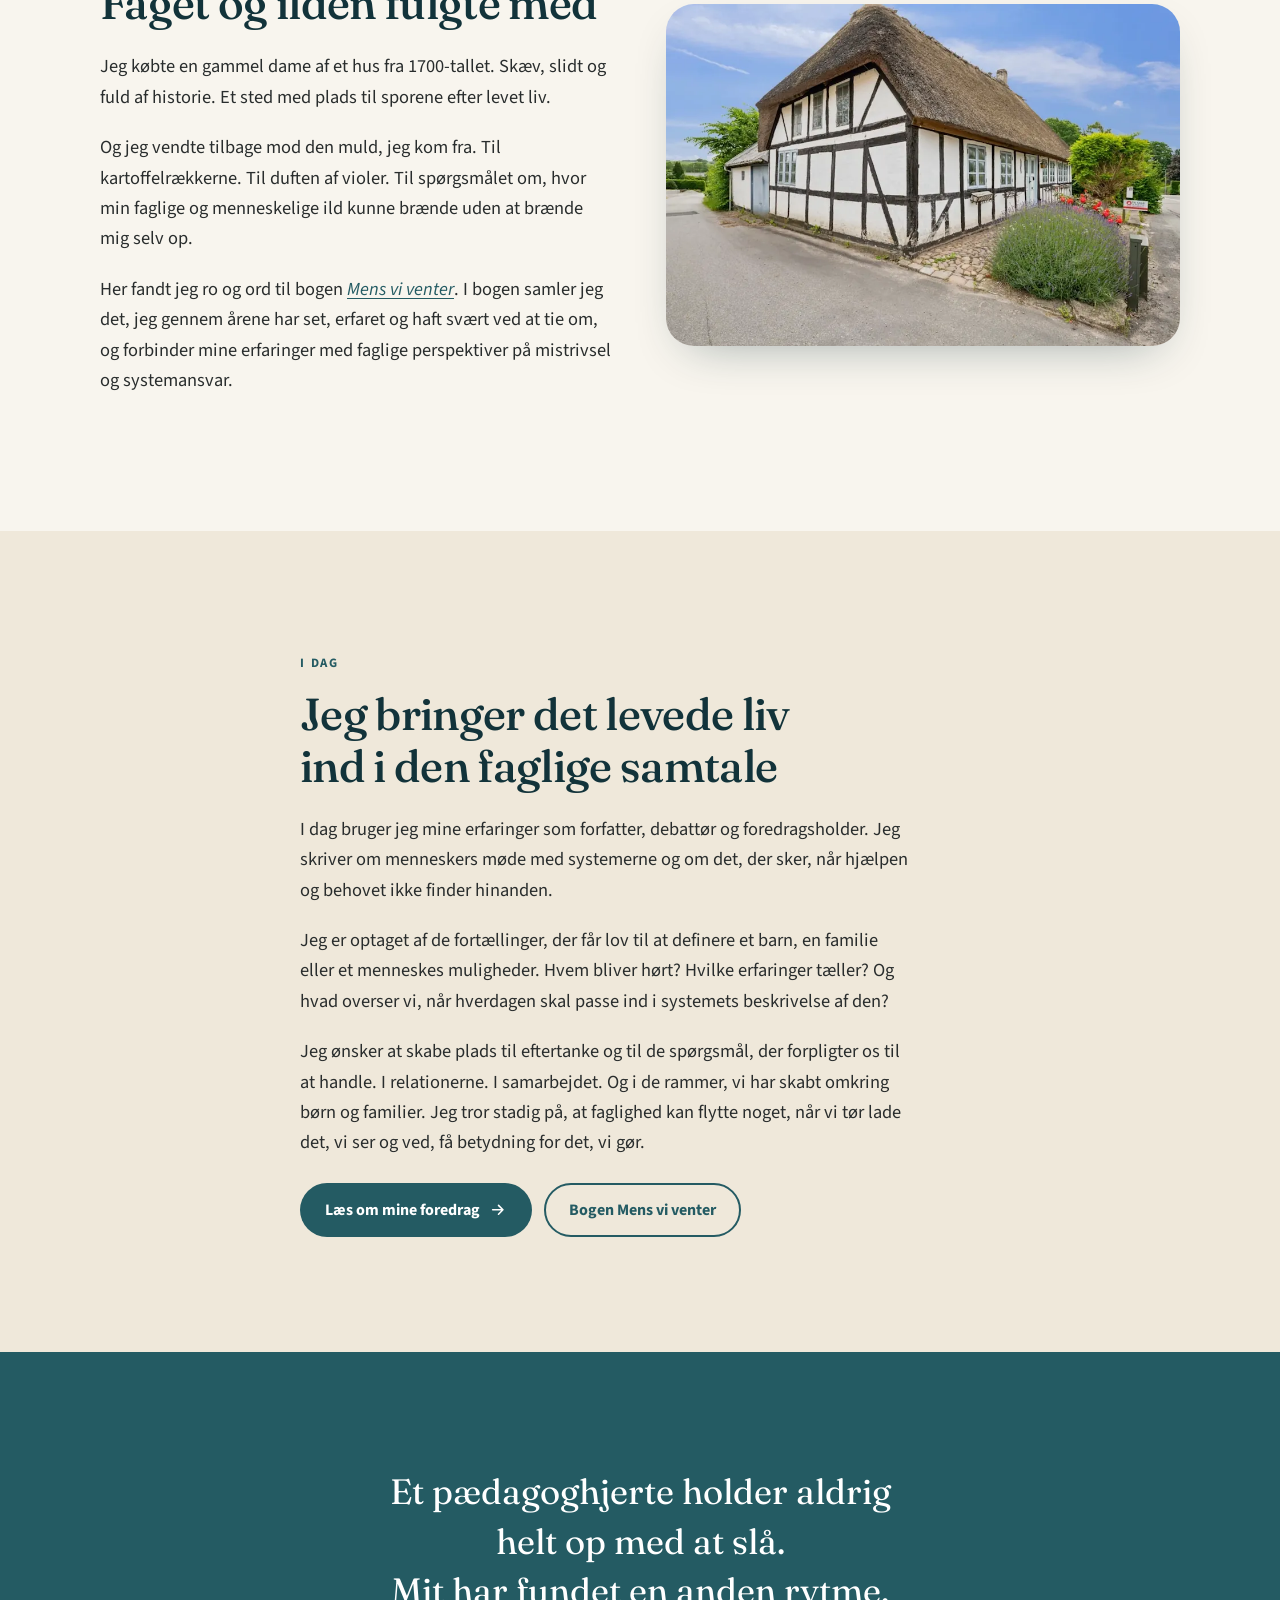
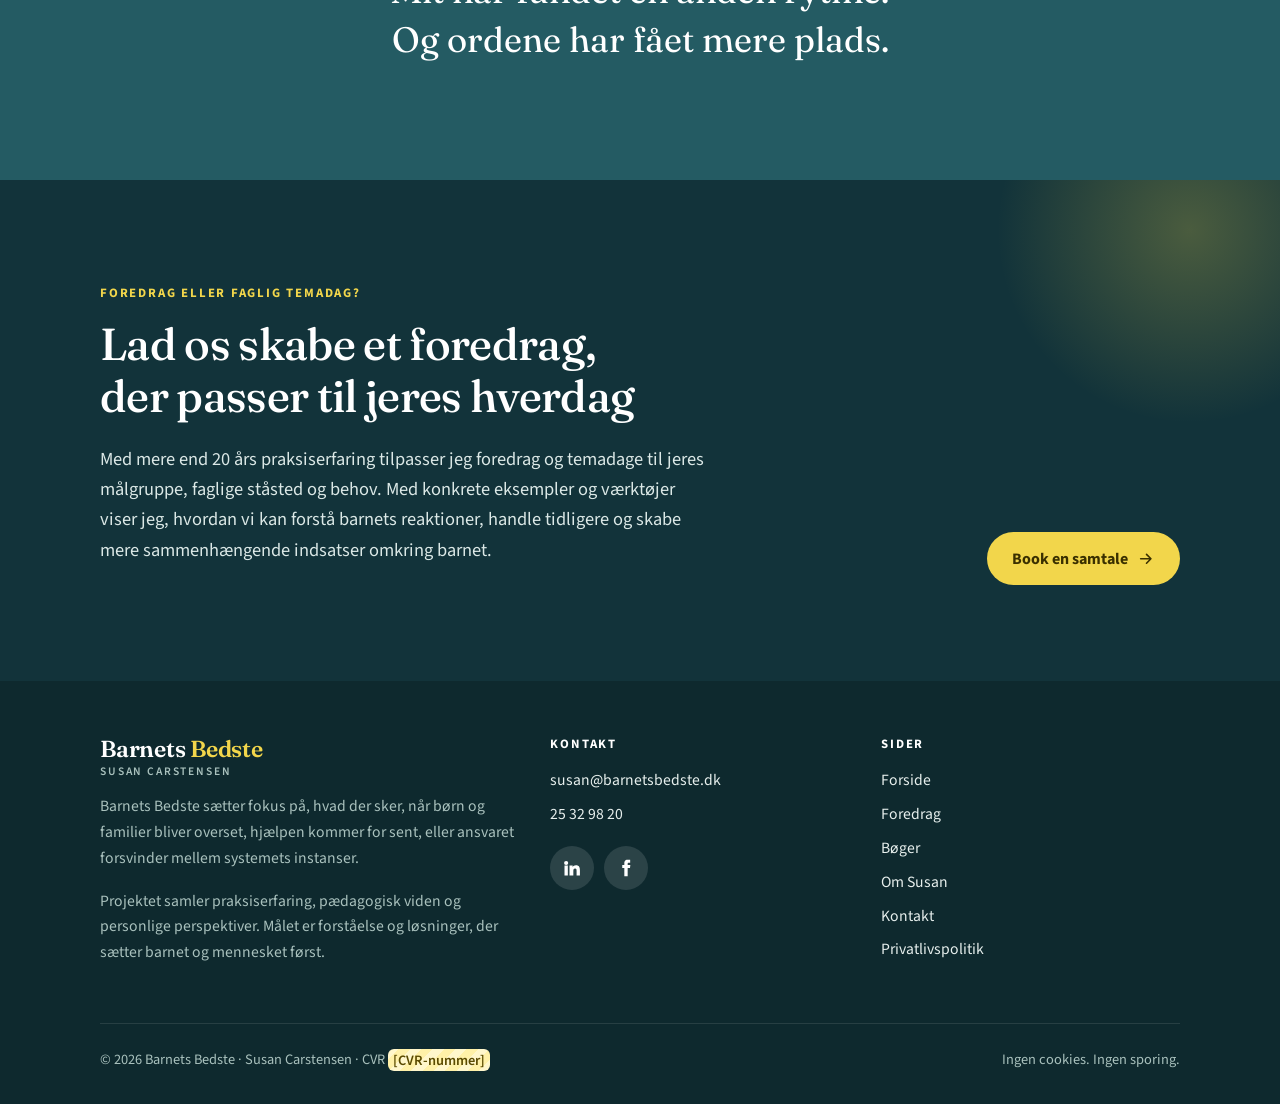
<file: om/index.html>
<!doctype html>
<html lang="da" class="no-js">
<head>
<meta charset="utf-8">
<meta name="viewport" content="width=device-width, initial-scale=1">
<meta name="robots" content="noindex, nofollow">
<title>Om Susan Carstensen · forfatter og specialiseret pædagog | Barnets Bedste</title>
<meta name="description" content="Susan Carstensen er forfatter og specialiseret pædagog med mere end 20 års erfaring fra anbringelsesområdet, skolen og det socialfaglige felt.">
<link rel="canonical" href="https://barnetsbedste.dk/om/">
<meta property="og:type" content="website">
<meta property="og:locale" content="da_DK">
<meta property="og:site_name" content="Barnets Bedste">
<meta property="og:title" content="Om Susan Carstensen · forfatter og specialiseret pædagog | Barnets Bedste">
<meta property="og:description" content="Susan Carstensen er forfatter og specialiseret pædagog med mere end 20 års erfaring fra anbringelsesområdet, skolen og det socialfaglige felt.">
<meta property="og:url" content="https://barnetsbedste.dk/om/">
<meta property="og:image" content="https://barnetsbedste.dk/assets/img/susan-solbriller-600.webp">
<meta name="theme-color" content="#245b63">
<link rel="icon" href="../assets/img/favicon.svg" type="image/svg+xml">
<link rel="preload" href="../assets/fonts/fraunces-normal.woff2" as="font" type="font/woff2" crossorigin>
<link rel="preload" href="../assets/fonts/sourcesans3-normal.woff2" as="font" type="font/woff2" crossorigin>
<link rel="stylesheet" href="../assets/css/site.css">
<script>document.documentElement.classList.replace('no-js','js')</script>
<script type="application/ld+json">{"@context": "https://schema.org", "@graph": [{"@type": "Person", "@id": "https://barnetsbedste.dk/#susan", "name": "Susan Carstensen", "jobTitle": "Forfatter, foredragsholder og specialiseret pædagog", "email": "mailto:susan@barnetsbedste.dk", "telephone": "+4525329820", "url": "https://barnetsbedste.dk/", "sameAs": ["https://www.linkedin.com/in/susan-carstensen-6a55a4161/", "https://www.facebook.com/SusanCarstensen72"]}, {"@type": "WebSite", "@id": "https://barnetsbedste.dk/#site", "name": "Barnets Bedste", "url": "https://barnetsbedste.dk/", "inLanguage": "da-DK", "publisher": {"@id": "https://barnetsbedste.dk/#susan"}}]}</script>
</head>
<body>
<a class="skip" href="#indhold">Gå til indhold</a>
<header class="site-header">
  <div class="wrap">
    <a class="brand" href="../" aria-label="Barnets Bedste, til forsiden">
      <span class="brand__name">Barnets <span>Bedste</span></span>
      <span class="brand__sub">Susan Carstensen</span>
    </a>
    <button class="nav-toggle" type="button" aria-expanded="false" aria-controls="hovedmenu">
      <span class="nav-toggle__label">Menu</span>
      <svg viewBox="0 0 24 24" fill="none" stroke="currentColor" stroke-width="2" stroke-linecap="round" aria-hidden="true"><path d="M4 7h16M4 12h16M4 17h16"/></svg>
    </button>
    <nav class="nav" id="hovedmenu" aria-label="Hovedmenu">
      <ul class="nav__list"><li><a href="../foredrag/">Foredrag</a></li><li><a href="../boger/">Bøger</a></li><li><a href="../om/" aria-current="page">Om</a></li><li><a href="../kontakt/">Kontakt</a></li></ul>
      <div class="nav__cta"><a class="btn btn--primary" href="../kontakt/">Book et foredrag</a></div>
    </nav>
  </div>
</header>
<main id="indhold">

<section class="hero hero--page">
  <div class="wrap">
    <div>
      <span class="eyebrow reveal">Susan Carstensen</span>
      <h1 class="reveal" style="--d:.05s">Om mig</h1>
      <p class="lead reveal" style="--d:.1s">Jeg er specialiseret pædagog, forfatter og debattør med mere end 20 års erfaring i arbejdet med børn og unge.</p>
      <ul class="chips reveal" style="--d:.15s" aria-label="Kort om Susan"><li>Forfatter</li><li>Specialiseret pædagog</li><li>20 års praksiserfaring</li><li>Systemansvar</li><li>Børns trivsel</li></ul>
    </div>
    <div class="hero__media" style="width:min(100%,420px)">
      <img src="../assets/img/susan-solbriller-600.webp" srcset="../assets/img/susan-solbriller-400.webp 400w, ../assets/img/susan-solbriller-600.webp 600w" sizes="(min-width:900px) 420px, 85vw" width="600" height="600" alt="Susan Carstensen i grøn have med solbrillerne trukket ned på næsen" fetchpriority="high">
    </div>
  </div>
</section>

<section class="section section--sand" aria-labelledby="roedder">
  <div class="wrap narrow reveal">
    <span class="eyebrow">Mine rødder</span>
    <h2 id="roedder">Mine rødder, der kaldte mig hjem</h2>
    <p class="lead">Før titlerne var jeg en fregnet, rødhåret pige med jord under neglene og en ild, der hele tiden ville noget mere.</p>
    <p>Min farmor skrev revyer og digte og lod ordene danse mellem alvor og det gakkede. Min far kæmpede for menneskers rettigheder. Jeg så hans ansigt på valgplakaterne, når jeg cyklede hjem fra skole.</p>
    <p>Dengang vidste jeg ikke, hvor meget af deres fortælling jeg bar med mig. Senere begyndte jeg selv at skrive. Læserbreve, spørgsmål og ord, der ville ud, når noget ikke gav mening. Den stemme har fulgt mig ind i faget. Og den følger mig stadig.</p>
  </div>
</section>

<section class="section" aria-labelledby="faglighed">
  <div class="wrap two-col two-col--wide-left">
    <div class="reveal">
      <span class="eyebrow">Min faglighed</span>
      <h2 id="faglighed">Der, hvor fagligheden skal kunne holde til hverdagen</h2>
      <p>I mere end 20 år har jeg arbejdet med børn og unge, særligt inden for anbringelsesområdet. Tæt på børnene, familierne og den hverdag, hvor faglige beslutninger får mærkbare konsekvenser.</p>
      <p>Min faglighed bygger på forskningsbaseret viden, systematisk observation og erfaringer fra det liv, der sjældent lader sig ordne i lige rækker.</p>
      <p>Jeg har arbejdet med forældre i krise, med konflikthåndtering og med samarbejde på tværs af fag og instanser. Jeg har observeret og dokumenteret trivsel, adfærd og udvikling og forsøgt at forstå, hvad der var på spil, og hvad der skulle til for at skabe mere tryghed og bedre muligheder for at deltage.</p>
      <p class="pull">Hvad fortæller barnet os gennem sine reaktioner? Hvad sker der i relationerne? Og kan den hjælp, vi har besluttet, overhovedet finde plads i det liv, den skal hjælpe?</p>
    </div>
    <ul class="creds reveal" style="--d:.1s;align-self:start" aria-label="Erfaring og uddannelse">
      <li><span>20+ år</span>med børn og unge, særligt på anbringelsesområdet</li>
      <li><span>0 til 23 år</span>anbragte børn og unge, jeg har arbejdet med</li>
      <li><span>Uddannelse</span>pædagogisk og sundhedsfaglig baggrund</li>
      <li><span>Også uddannet i</span>familieterapi og relationel praksis</li>
    </ul>
  </div>
</section>

<section class="section section--sand" aria-labelledby="solgte">
  <div class="wrap story">
    <div class="story__media reveal reveal--left"><img src="../assets/img/hus-solgt-667.webp" srcset="../assets/img/hus-solgt-400.webp 400w, ../assets/img/hus-solgt-667.webp 667w" sizes="(min-width:900px) 520px, 90vw" width="667" height="561" alt="Det store sorte hus med hvid veranda, som Susan solgte" loading="lazy" decoding="async"></div>
    <div class="reveal" style="--d:.1s">
      <span class="eyebrow">Min stemme har fundet en anden vej</span>
      <h2 id="solgte">Jeg solgte alt</h2>
      <p>Hus, møbler, indbo, tøj og gamle arvestykker. Afstanden mellem mit menneskesyn og de rammer, jeg blev bedt om at arbejde inden for, var blevet for stor.</p>
      <p>Jeg havde brug for at standse op og give plads til det, jeg gennem årene havde set, erfaret og forsøgt at holde fast i. Så jeg trådte ud af arbejdslivet for en tid for at skrive og dokumentere.</p>
    </div>
  </div>
</section>

<section class="section" aria-labelledby="ilden">
  <div class="wrap story story--flip">
    <div class="story__media reveal reveal--right"><img src="../assets/img/hus-1700-900.webp" srcset="../assets/img/hus-1700-500.webp 500w, ../assets/img/hus-1700-900.webp 900w" sizes="(min-width:900px) 520px, 90vw" width="900" height="599" alt="Et gammelt hvidt bindingsværkshus med stråtag" loading="lazy" decoding="async"></div>
    <div class="reveal" style="--d:.1s">
      <span class="eyebrow">Et nyt sted</span>
      <h2 id="ilden">Faget og ilden fulgte med</h2>
      <p>Jeg købte en gammel dame af et hus fra 1700-tallet. Skæv, slidt og fuld af historie. Et sted med plads til sporene efter levet liv.</p>
      <p>Og jeg vendte tilbage mod den muld, jeg kom fra. Til kartoffelrækkerne. Til duften af violer. Til spørgsmålet om, hvor min faglige og menneskelige ild kunne brænde uden at brænde mig selv op.</p>
      <p>Her fandt jeg ro og ord til bogen <a href="../boger/"><em>Mens vi venter</em></a>. I bogen samler jeg det, jeg gennem årene har set, erfaret og haft svært ved at tie om, og forbinder mine erfaringer med faglige perspektiver på mistrivsel og systemansvar.</p>
    </div>
  </div>
</section>

<section class="section section--sand" aria-labelledby="idag">
  <div class="wrap narrow reveal">
    <span class="eyebrow">I dag</span>
    <h2 id="idag">Jeg bringer det levede liv ind i den faglige samtale</h2>
    <p>I dag bruger jeg mine erfaringer som forfatter, debattør og foredragsholder. Jeg skriver om menneskers møde med systemerne og om det, der sker, når hjælpen og behovet ikke finder hinanden.</p>
    <p>Jeg er optaget af de fortællinger, der får lov til at definere et barn, en familie eller et menneskes muligheder. Hvem bliver hørt? Hvilke erfaringer tæller? Og hvad overser vi, når hverdagen skal passe ind i systemets beskrivelse af den?</p>
    <p>Jeg ønsker at skabe plads til eftertanke og til de spørgsmål, der forpligter os til at handle. I relationerne. I samarbejdet. Og i de rammer, vi har skabt omkring børn og familier. Jeg tror stadig på, at faglighed kan flytte noget, når vi tør lade det, vi ser og ved, få betydning for det, vi gør.</p>
    <div class="btn-row"><a class="btn btn--primary" href="../foredrag/">Læs om mine foredrag <svg viewBox="0 0 24 24" fill="none" stroke="currentColor" stroke-width="2.2" stroke-linecap="round" stroke-linejoin="round" aria-hidden="true"><path d="M5 12h14M13 6l6 6-6 6"/></svg></a><a class="btn btn--ghost" href="../boger/">Bogen Mens vi venter</a></div>
  </div>
</section>

<section class="section section--teal" aria-label="Afsluttende ord">
  <div class="wrap reveal reveal--zoom">
    <p class="poem"><span>Et pædagoghjerte holder aldrig helt op med at slå.</span><span>Mit har fundet en anden rytme.</span><span>Og ordene har fået mere plads.</span></p>
  </div>
</section>

</main>
<section class="cta-band" aria-labelledby="cta-titel">
  <div class="wrap">
    <div class="reveal">
      <span class="eyebrow" style="color:var(--sun)">Foredrag eller faglig temadag?</span>
      <h2 id="cta-titel">Lad os skabe et foredrag, der passer til jeres hverdag</h2>
      <p>Med mere end 20 års praksiserfaring tilpasser jeg foredrag og temadage til jeres målgruppe, faglige ståsted og behov. Med konkrete eksempler og værktøjer viser jeg, hvordan vi kan forstå barnets reaktioner, handle tidligere og skabe mere sammenhængende indsatser omkring barnet.</p>
    </div>
    <div class="btn-row reveal" style="--d:.15s">
      <a class="btn btn--sun" href="../kontakt/">Book en samtale <svg viewBox="0 0 24 24" fill="none" stroke="currentColor" stroke-width="2.2" stroke-linecap="round" stroke-linejoin="round" aria-hidden="true"><path d="M5 12h14M13 6l6 6-6 6"/></svg></a>
    </div>
  </div>
</section>
<footer class="site-footer">
  <div class="wrap">
    <div class="footer-grid">
      <div>
        <a class="brand" href="../"><span class="brand__name">Barnets <span>Bedste</span></span><span class="brand__sub">Susan Carstensen</span></a>
        <p>Barnets Bedste sætter fokus på, hvad der sker, når børn og familier bliver overset, hjælpen kommer for sent, eller ansvaret forsvinder mellem systemets instanser.</p>
        <p>Projektet samler praksiserfaring, pædagogisk viden og personlige perspektiver. Målet er forståelse og løsninger, der sætter barnet og mennesket først.</p>
      </div>
      <div>
        <h2>Kontakt</h2>
        <ul>
          <li><a href="mailto:susan@barnetsbedste.dk">susan@barnetsbedste.dk</a></li>
          <li><a href="tel:+4525329820">25 32 98 20</a></li>
        </ul>
        <div class="social" style="margin-top:18px">
          <a href="https://www.linkedin.com/in/susan-carstensen-6a55a4161/" rel="noopener" aria-label="Susan Carstensen på LinkedIn"><svg viewBox="0 0 24 24" aria-hidden="true"><path d="M4.98 3.5a2.5 2.5 0 1 1 0 5 2.5 2.5 0 0 1 0-5zM3 9h4v12H3zM9 9h3.8v1.7h.1c.5-1 1.8-2 3.8-2 4 0 4.8 2.7 4.8 6.1V21h-4v-5.4c0-1.3 0-3-1.8-3s-2.1 1.4-2.1 2.9V21H9z"/></svg></a>
          <a href="https://www.facebook.com/SusanCarstensen72" rel="noopener" aria-label="Susan Carstensen på Facebook"><svg viewBox="0 0 24 24" aria-hidden="true"><path d="M14 8.5V6.8c0-.8.5-1 .9-1H17V2h-3.1C10.6 2 10 4.4 10 6v2.5H7.5V12H10v10h4V12h2.8l.4-3.5z"/></svg></a>
        </div>
      </div>
      <div>
        <h2>Sider</h2>
        <ul>
          <li><a href="../">Forside</a></li>
          <li><a href="../foredrag/">Foredrag</a></li>
          <li><a href="../boger/">Bøger</a></li>
          <li><a href="../om/">Om Susan</a></li>
          <li><a href="../kontakt/">Kontakt</a></li>
          <li><a href="../privatlivspolitik/">Privatlivspolitik</a></li>
        </ul>
      </div>
    </div>
    <div class="footer-bottom">
      <span>© 2026 Barnets Bedste · Susan Carstensen · CVR <span class="placeholder">[CVR-nummer]</span></span>
      <span>Ingen cookies. Ingen sporing.</span>
    </div>
  </div>
</footer>
<script src="../assets/js/site.js" defer></script>
</body>
</html>
</file>
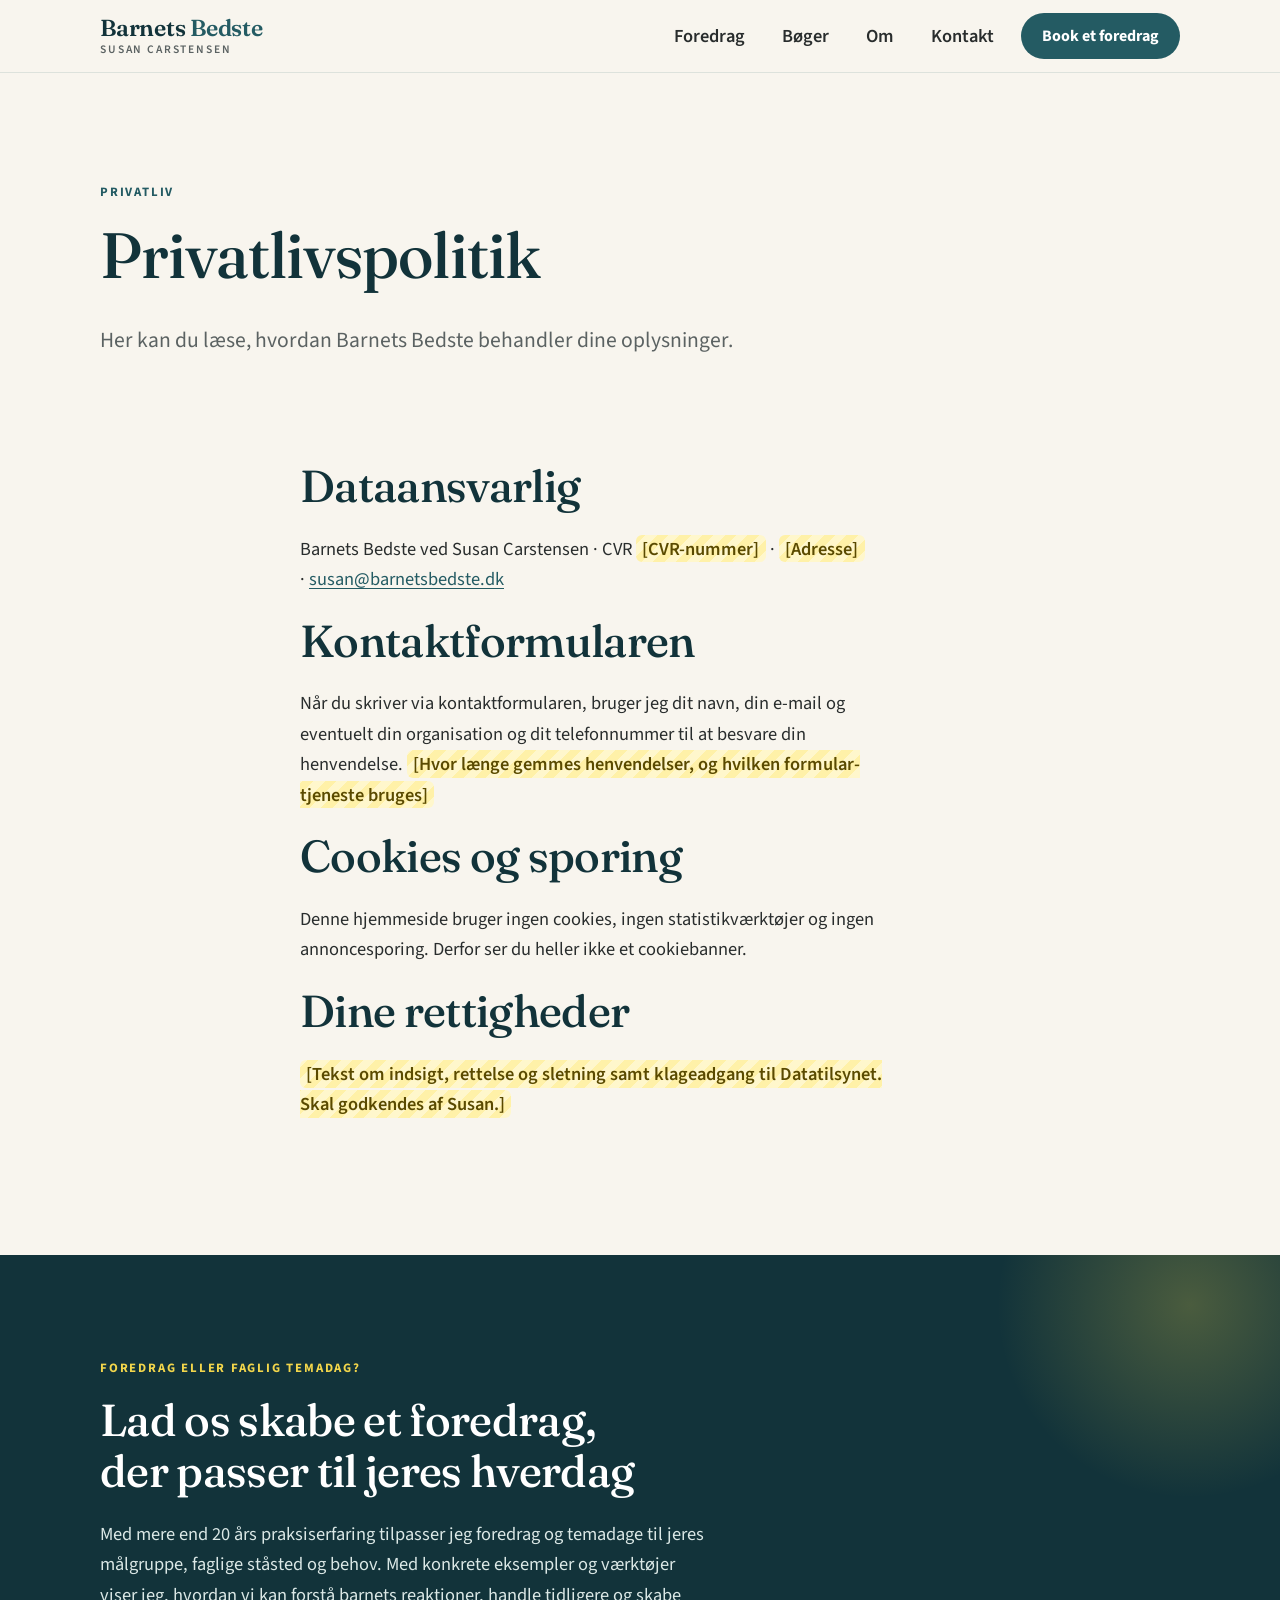
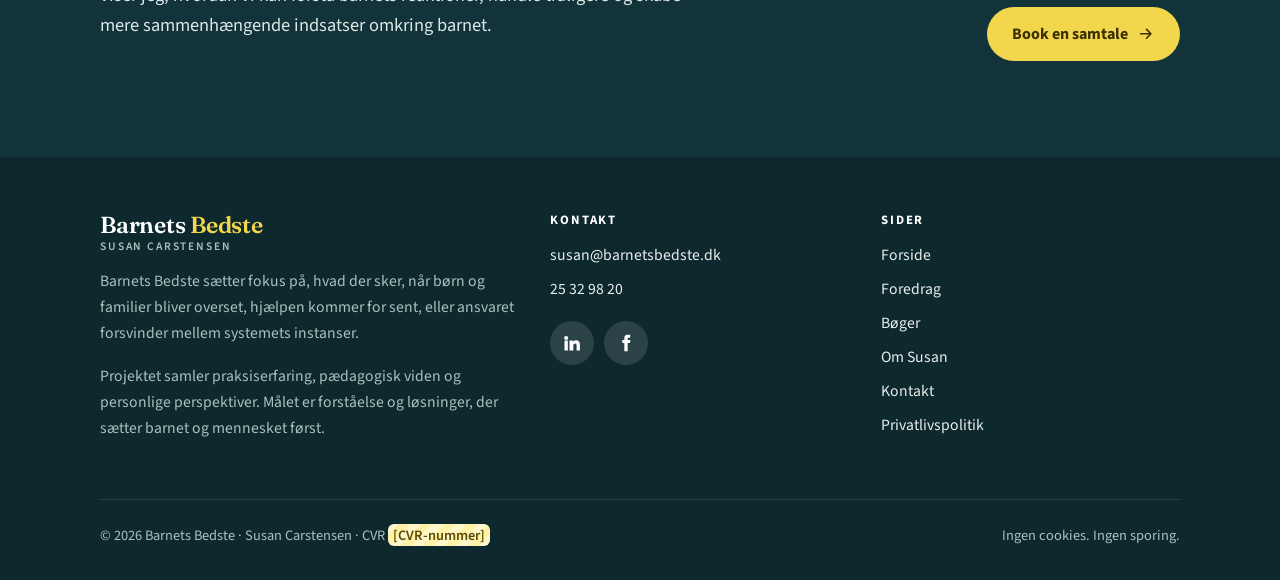
<file: privatlivspolitik/index.html>
<!doctype html>
<html lang="da" class="no-js">
<head>
<meta charset="utf-8">
<meta name="viewport" content="width=device-width, initial-scale=1">
<meta name="robots" content="noindex, nofollow">
<title>Privatlivspolitik | Barnets Bedste</title>
<meta name="description" content="Sådan behandler Barnets Bedste dine oplysninger.">
<link rel="canonical" href="https://barnetsbedste.dk/privatlivspolitik/">
<meta property="og:type" content="website">
<meta property="og:locale" content="da_DK">
<meta property="og:site_name" content="Barnets Bedste">
<meta property="og:title" content="Privatlivspolitik | Barnets Bedste">
<meta property="og:description" content="Sådan behandler Barnets Bedste dine oplysninger.">
<meta property="og:url" content="https://barnetsbedste.dk/privatlivspolitik/">
<meta property="og:image" content="https://barnetsbedste.dk/assets/img/bog-banner-1900.webp">
<meta name="theme-color" content="#245b63">
<link rel="icon" href="../assets/img/favicon.svg" type="image/svg+xml">
<link rel="preload" href="../assets/fonts/fraunces-normal.woff2" as="font" type="font/woff2" crossorigin>
<link rel="preload" href="../assets/fonts/sourcesans3-normal.woff2" as="font" type="font/woff2" crossorigin>
<link rel="stylesheet" href="../assets/css/site.css">
<script>document.documentElement.classList.replace('no-js','js')</script>
<script type="application/ld+json">{"@context": "https://schema.org", "@graph": [{"@type": "Person", "@id": "https://barnetsbedste.dk/#susan", "name": "Susan Carstensen", "jobTitle": "Forfatter, foredragsholder og specialiseret pædagog", "email": "mailto:susan@barnetsbedste.dk", "telephone": "+4525329820", "url": "https://barnetsbedste.dk/", "sameAs": ["https://www.linkedin.com/in/susan-carstensen-6a55a4161/", "https://www.facebook.com/SusanCarstensen72"]}, {"@type": "WebSite", "@id": "https://barnetsbedste.dk/#site", "name": "Barnets Bedste", "url": "https://barnetsbedste.dk/", "inLanguage": "da-DK", "publisher": {"@id": "https://barnetsbedste.dk/#susan"}}]}</script>
</head>
<body>
<a class="skip" href="#indhold">Gå til indhold</a>
<header class="site-header">
  <div class="wrap">
    <a class="brand" href="../" aria-label="Barnets Bedste, til forsiden">
      <span class="brand__name">Barnets <span>Bedste</span></span>
      <span class="brand__sub">Susan Carstensen</span>
    </a>
    <button class="nav-toggle" type="button" aria-expanded="false" aria-controls="hovedmenu">
      <span class="nav-toggle__label">Menu</span>
      <svg viewBox="0 0 24 24" fill="none" stroke="currentColor" stroke-width="2" stroke-linecap="round" aria-hidden="true"><path d="M4 7h16M4 12h16M4 17h16"/></svg>
    </button>
    <nav class="nav" id="hovedmenu" aria-label="Hovedmenu">
      <ul class="nav__list"><li><a href="../foredrag/">Foredrag</a></li><li><a href="../boger/">Bøger</a></li><li><a href="../om/">Om</a></li><li><a href="../kontakt/">Kontakt</a></li></ul>
      <div class="nav__cta"><a class="btn btn--primary" href="../kontakt/">Book et foredrag</a></div>
    </nav>
  </div>
</header>
<main id="indhold">

<section class="hero hero--page"><div class="wrap" style="display:block">
<span class="eyebrow">Privatliv</span><h1>Privatlivspolitik</h1>
<p class="lead">Her kan du læse, hvordan Barnets Bedste behandler dine oplysninger.</p></div></section>
<section class="section" style="padding-top:0"><div class="wrap narrow">
<h2>Dataansvarlig</h2><p>Barnets Bedste ved Susan Carstensen · CVR <span class="placeholder">[CVR-nummer]</span> · <span class="placeholder">[Adresse]</span> · <a href="mailto:susan@barnetsbedste.dk">susan@barnetsbedste.dk</a></p>
<h2>Kontaktformularen</h2><p>Når du skriver via kontaktformularen, bruger jeg dit navn, din e-mail og eventuelt din organisation og dit telefonnummer til at besvare din henvendelse. <span class="placeholder">[Hvor længe gemmes henvendelser, og hvilken formular-tjeneste bruges]</span></p>
<h2>Cookies og sporing</h2><p>Denne hjemmeside bruger ingen cookies, ingen statistikværktøjer og ingen annoncesporing. Derfor ser du heller ikke et cookiebanner.</p>
<h2>Dine rettigheder</h2><p><span class="placeholder">[Tekst om indsigt, rettelse og sletning samt klageadgang til Datatilsynet. Skal godkendes af Susan.]</span></p>
</div></section>
</main>
<section class="cta-band" aria-labelledby="cta-titel">
  <div class="wrap">
    <div class="reveal">
      <span class="eyebrow" style="color:var(--sun)">Foredrag eller faglig temadag?</span>
      <h2 id="cta-titel">Lad os skabe et foredrag, der passer til jeres hverdag</h2>
      <p>Med mere end 20 års praksiserfaring tilpasser jeg foredrag og temadage til jeres målgruppe, faglige ståsted og behov. Med konkrete eksempler og værktøjer viser jeg, hvordan vi kan forstå barnets reaktioner, handle tidligere og skabe mere sammenhængende indsatser omkring barnet.</p>
    </div>
    <div class="btn-row reveal" style="--d:.15s">
      <a class="btn btn--sun" href="../kontakt/">Book en samtale <svg viewBox="0 0 24 24" fill="none" stroke="currentColor" stroke-width="2.2" stroke-linecap="round" stroke-linejoin="round" aria-hidden="true"><path d="M5 12h14M13 6l6 6-6 6"/></svg></a>
    </div>
  </div>
</section>
<footer class="site-footer">
  <div class="wrap">
    <div class="footer-grid">
      <div>
        <a class="brand" href="../"><span class="brand__name">Barnets <span>Bedste</span></span><span class="brand__sub">Susan Carstensen</span></a>
        <p>Barnets Bedste sætter fokus på, hvad der sker, når børn og familier bliver overset, hjælpen kommer for sent, eller ansvaret forsvinder mellem systemets instanser.</p>
        <p>Projektet samler praksiserfaring, pædagogisk viden og personlige perspektiver. Målet er forståelse og løsninger, der sætter barnet og mennesket først.</p>
      </div>
      <div>
        <h2>Kontakt</h2>
        <ul>
          <li><a href="mailto:susan@barnetsbedste.dk">susan@barnetsbedste.dk</a></li>
          <li><a href="tel:+4525329820">25 32 98 20</a></li>
        </ul>
        <div class="social" style="margin-top:18px">
          <a href="https://www.linkedin.com/in/susan-carstensen-6a55a4161/" rel="noopener" aria-label="Susan Carstensen på LinkedIn"><svg viewBox="0 0 24 24" aria-hidden="true"><path d="M4.98 3.5a2.5 2.5 0 1 1 0 5 2.5 2.5 0 0 1 0-5zM3 9h4v12H3zM9 9h3.8v1.7h.1c.5-1 1.8-2 3.8-2 4 0 4.8 2.7 4.8 6.1V21h-4v-5.4c0-1.3 0-3-1.8-3s-2.1 1.4-2.1 2.9V21H9z"/></svg></a>
          <a href="https://www.facebook.com/SusanCarstensen72" rel="noopener" aria-label="Susan Carstensen på Facebook"><svg viewBox="0 0 24 24" aria-hidden="true"><path d="M14 8.5V6.8c0-.8.5-1 .9-1H17V2h-3.1C10.6 2 10 4.4 10 6v2.5H7.5V12H10v10h4V12h2.8l.4-3.5z"/></svg></a>
        </div>
      </div>
      <div>
        <h2>Sider</h2>
        <ul>
          <li><a href="../">Forside</a></li>
          <li><a href="../foredrag/">Foredrag</a></li>
          <li><a href="../boger/">Bøger</a></li>
          <li><a href="../om/">Om Susan</a></li>
          <li><a href="../kontakt/">Kontakt</a></li>
          <li><a href="../privatlivspolitik/">Privatlivspolitik</a></li>
        </ul>
      </div>
    </div>
    <div class="footer-bottom">
      <span>© 2026 Barnets Bedste · Susan Carstensen · CVR <span class="placeholder">[CVR-nummer]</span></span>
      <span>Ingen cookies. Ingen sporing.</span>
    </div>
  </div>
</footer>
<script src="../assets/js/site.js" defer></script>
</body>
</html>
</file>
<file: assets/css/site.css>
@font-face {
  font-family: 'Fraunces';
  font-style: normal;
  font-weight: 400 600;
  font-display: swap;
  src: url(../fonts/fraunces-normal.woff2) format('woff2');
  unicode-range: U+0000-00FF, U+0131, U+0152-0153, U+02BB-02BC, U+02C6, U+02DA, U+02DC, U+0304, U+0308, U+0329, U+2000-206F, U+20AC, U+2122, U+2191, U+2193, U+2212, U+2215, U+FEFF, U+FFFD;
}
@font-face {
  font-family: 'Source Sans 3';
  font-style: italic;
  font-weight: 400;
  font-display: swap;
  src: url(../fonts/sourcesans3-italic.woff2) format('woff2');
  unicode-range: U+0000-00FF, U+0131, U+0152-0153, U+02BB-02BC, U+02C6, U+02DA, U+02DC, U+0304, U+0308, U+0329, U+2000-206F, U+20AC, U+2122, U+2191, U+2193, U+2212, U+2215, U+FEFF, U+FFFD;
}
@font-face {
  font-family: 'Source Sans 3';
  font-style: normal;
  font-weight: 400 700;
  font-display: swap;
  src: url(../fonts/sourcesans3-normal.woff2) format('woff2');
  unicode-range: U+0000-00FF, U+0131, U+0152-0153, U+02BB-02BC, U+02C6, U+02DA, U+02DC, U+0304, U+0308, U+0329, U+2000-206F, U+20AC, U+2122, U+2191, U+2193, U+2212, U+2215, U+FEFF, U+FFFD;
}/* Barnets Bedste · nyt design (forslag fra ED.) */
:root{
  --teal:#245b63; --teal-700:#1b464c; --teal-900:#12333a; --teal-50:#e8f0ef;
  --cream:#f8f5ee; --sand:#efe8da; --ink:#292d2d; --muted:#5b6262;
  --sun:#f2d64b; --sun-ink:#3a3000; --white:#fff;
  --radius:18px; --radius-lg:28px; --shadow:0 18px 50px -24px rgba(18,51,58,.45);
  --font-serif:"Fraunces",Georgia,"Times New Roman",serif;
  --font-sans:"Source Sans 3",system-ui,-apple-system,"Segoe UI",Roboto,sans-serif;
  --wrap:1160px; --gutter:clamp(20px,5vw,40px);
}
*,*::before,*::after{box-sizing:border-box}
html{-webkit-text-size-adjust:100%;scroll-behavior:smooth;scroll-padding-top:90px}
body{margin:0;font-family:var(--font-sans);font-size:clamp(1.05rem,1rem + .25vw,1.15rem);line-height:1.65;color:var(--ink);background:var(--cream);text-rendering:optimizeLegibility}
img{max-width:100%;height:auto;display:block}
a{color:var(--teal);text-underline-offset:.18em;text-decoration-thickness:1px}
a:hover{color:var(--teal-700)}
:focus-visible{outline:3px solid var(--sun);outline-offset:3px;border-radius:6px}
h1,h2,h3,h4{font-family:var(--font-serif);font-weight:500;line-height:1.15;letter-spacing:-.015em;color:var(--teal-900);margin:0 0 .5em;text-wrap:balance}
h1{font-size:clamp(2.2rem,1.6rem + 3vw,4rem)}
h2{font-size:clamp(1.8rem,1.4rem + 1.8vw,2.8rem)}
h3{font-size:clamp(1.3rem,1.15rem + .6vw,1.6rem)}
h4{font-size:1.15rem;font-family:var(--font-sans);font-weight:700;letter-spacing:0}
p{margin:0 0 1.1em;max-width:68ch;text-wrap:pretty}
.lead{font-size:clamp(1.15rem,1.05rem + .5vw,1.35rem);color:var(--muted)}
.wrap{max-width:var(--wrap);margin:0 auto;padding:0 var(--gutter)}
.narrow{max-width:760px}
.section{padding:clamp(64px,9vw,120px) 0}
.section--tight{padding:clamp(48px,6vw,80px) 0}
.section--sand{background:var(--sand)}
.section--teal{background:var(--teal);color:#eef4f3}
.section--teal h2,.section--teal h3{color:#fff}
.section--teal a:not(.btn){color:#fff}
.eyebrow{display:inline-block;font-family:var(--font-sans);font-weight:700;font-size:.8rem;letter-spacing:.14em;text-transform:uppercase;color:var(--teal);margin-bottom:.9rem}
.section--teal .eyebrow,.hero--image .eyebrow{color:var(--sun)}
.skip{position:absolute;left:-999px;top:8px;background:var(--sun);color:var(--sun-ink);padding:10px 16px;border-radius:10px;z-index:100;font-weight:700}
.skip:focus{left:12px}
.placeholder{background:repeating-linear-gradient(-45deg,#fff7cc,#fff7cc 8px,#fff1a8 8px,#fff1a8 16px);color:#5a4a00;padding:.05em .35em;border-radius:6px;font-weight:600;font-style:normal}

/* Buttons */
.btn{display:inline-flex;align-items:center;gap:.55em;font-family:var(--font-sans);font-weight:700;font-size:1rem;line-height:1;padding:1em 1.45em;border-radius:999px;text-decoration:none;border:2px solid transparent;transition:transform .2s ease,background-color .2s ease,color .2s ease,box-shadow .2s ease;cursor:pointer}
.btn svg{width:1.1em;height:1.1em;transition:transform .2s ease}
.btn:hover svg{transform:translateX(3px)}
.btn--primary{background:var(--teal);color:#fff}
.btn--primary:hover{background:var(--teal-700);color:#fff;box-shadow:var(--shadow)}
.btn--sun{background:var(--sun);color:var(--sun-ink)}
.btn--sun:hover{background:#f7e27a;color:var(--sun-ink)}
.btn--ghost{border-color:currentColor;color:var(--teal)}
.btn--ghost:hover{background:var(--teal);color:#fff;border-color:var(--teal)}
.section--teal .btn--ghost,.hero--image .btn--ghost{color:#fff}
.section--teal .btn--ghost:hover,.hero--image .btn--ghost:hover{background:#fff;color:var(--teal-900);border-color:#fff}
.btn-row{display:flex;flex-wrap:wrap;gap:12px;margin-top:1.6rem}
.textlink{font-weight:700;text-decoration:none;display:inline-flex;align-items:center;gap:.4em}
.textlink::after{content:"→";transition:transform .2s ease}
.textlink:hover::after{transform:translateX(4px)}

/* Header */
.site-header{position:sticky;top:0;z-index:50;background:rgba(248,245,238,.92);backdrop-filter:saturate(1.4) blur(10px);-webkit-backdrop-filter:saturate(1.4) blur(10px);border-bottom:1px solid rgba(36,91,99,.12)}
.site-header .wrap{display:flex;align-items:center;justify-content:space-between;gap:16px;min-height:72px}
.brand{display:flex;flex-direction:column;text-decoration:none;color:var(--teal-900);line-height:1.05}
.brand__name{font-family:var(--font-serif);font-size:1.45rem;font-weight:600;letter-spacing:-.01em}
.brand__name span{color:var(--teal)}
.brand__sub{font-size:.72rem;letter-spacing:.16em;text-transform:uppercase;color:var(--muted);font-weight:600;margin-top:4px}
.nav{display:flex;align-items:center}
.nav__list{list-style:none;margin:0;padding:0;display:flex;gap:4px;align-items:center}
.nav__list a{display:block;padding:.6em .9em;border-radius:999px;text-decoration:none;color:var(--ink);font-weight:600}
.nav__list a:hover{background:var(--teal-50);color:var(--teal-900)}
.nav__list a[aria-current="page"]{color:var(--teal);box-shadow:inset 0 -2px 0 var(--teal);border-radius:0}
.nav__cta{margin-left:10px}
.nav__cta .btn{padding:.8em 1.2em}
.nav-toggle{display:none;background:none;border:0;padding:10px;margin-right:-10px;color:var(--teal-900);cursor:pointer;font:inherit;font-weight:700;align-items:center;gap:8px}
.nav-toggle svg{width:26px;height:26px}
@media (max-width:900px){
  .nav-toggle{display:inline-flex}
  .nav{position:fixed;inset:72px 0 auto 0;background:var(--cream);border-bottom:1px solid rgba(36,91,99,.15);box-shadow:var(--shadow);padding:12px var(--gutter) 24px;flex-direction:column;align-items:stretch;transform:translateY(-8px);opacity:0;visibility:hidden;transition:opacity .2s ease,transform .2s ease,visibility 0s .2s}
  .nav.is-open{transform:none;opacity:1;visibility:visible;transition:opacity .2s ease,transform .2s ease}
  .nav__list{flex-direction:column;align-items:stretch}
  .nav__list a{padding:.9em .4em;font-size:1.15rem;border-radius:0;border-bottom:1px solid rgba(36,91,99,.1)}
  .nav__list a[aria-current="page"]{box-shadow:none;color:var(--teal)}
  .nav__cta{margin:16px 0 0}
  .nav__cta .btn{width:100%;justify-content:center;padding:1em}
  .no-js .nav{position:static;opacity:1;visibility:visible;transform:none;box-shadow:none}
}

/* Hero */
.hero{position:relative;overflow:hidden}
.hero--home{padding:clamp(40px,7vw,96px) 0 clamp(56px,8vw,110px)}
.hero--home .wrap{display:grid;gap:clamp(32px,5vw,64px);align-items:center}
@media (min-width:900px){.hero--home .wrap{grid-template-columns:1.1fr .9fr}}
.hero--home h1{font-size:clamp(2.4rem,1.6rem + 3vw,3.9rem)}
.hero--home h1 em{font-style:italic;color:var(--teal)}
.hero__media{position:relative;justify-self:center;width:min(100%,460px)}
.hero__media::before{content:"";position:absolute;inset:8% -6% -6% 10%;background:var(--teal);border-radius:var(--radius-lg) var(--radius-lg) 160px var(--radius-lg);z-index:0}
.hero__media::after{content:"";position:absolute;width:90px;height:90px;border-radius:50%;background:var(--sun);top:-18px;left:-10px;z-index:2}
.hero__media img{position:relative;z-index:1;border-radius:var(--radius-lg);box-shadow:var(--shadow);aspect-ratio:1/1.02;object-fit:cover;width:100%}
.chips{list-style:none;margin:1.8rem 0 0;padding:0;display:flex;flex-wrap:wrap;gap:8px}
.chips li{font-size:.92rem;font-weight:600;padding:.45em .9em;border-radius:999px;background:#fff;border:1px solid rgba(36,91,99,.18);color:var(--teal-900)}
.hero--image{color:#fff;min-height:min(78vh,680px);display:flex;align-items:flex-end;padding:clamp(120px,18vw,200px) 0 clamp(48px,7vw,88px);isolation:isolate}
.hero--image .hero__bg{position:absolute;inset:0;z-index:-2}
.hero--image .hero__bg img{width:100%;height:100%;object-fit:cover}
.hero--image::before{content:"";position:absolute;inset:0;z-index:-1;background:linear-gradient(180deg,rgba(18,51,58,.15) 0%,rgba(18,51,58,.55) 45%,rgba(18,51,58,.92) 100%)}
.hero--image h1{color:#fff;max-width:18ch}
.hero--image .lead{color:#e4eeec;max-width:58ch}
.hero--page{padding:clamp(48px,8vw,110px) 0 clamp(40px,6vw,80px)}
.hero--page .wrap{display:grid;gap:clamp(28px,5vw,64px);align-items:center}
@media (min-width:900px){.hero--page .wrap{grid-template-columns:1.15fr .85fr}}
.hero--page .hero__media::before{inset:10% 10% -6% -6%;border-radius:var(--radius-lg) var(--radius-lg) var(--radius-lg) 160px}
.hero--page .hero__media::after{display:none}

/* Statement */
.statement{font-family:var(--font-serif);font-size:clamp(1.6rem,1.2rem + 2vw,2.6rem);line-height:1.25;color:var(--teal-900);max-width:26ch;margin:0 0 1.2rem;font-weight:400}
.statement mark{background:linear-gradient(transparent 62%,rgba(242,214,75,.75) 62%);color:inherit;padding:0 .05em}
.two-col{display:grid;gap:clamp(24px,4vw,64px)}
@media (min-width:900px){.two-col{grid-template-columns:1fr 1fr}.two-col--wide-left{grid-template-columns:1.2fr .8fr}.two-col--wide-right{grid-template-columns:.85fr 1.15fr}}
.align-center{align-items:center}

/* Cards */
.cards{display:grid;gap:24px;margin-top:2.5rem}
@media (min-width:700px){.cards{grid-template-columns:repeat(2,1fr)}}
@media (min-width:1000px){.cards{grid-template-columns:repeat(3,1fr)}}
.card{background:#fff;border-radius:var(--radius);overflow:hidden;display:flex;flex-direction:column;box-shadow:0 1px 0 rgba(36,91,99,.08),0 10px 30px -20px rgba(18,51,58,.35);transition:transform .3s ease,box-shadow .3s ease;position:relative}
.card:hover{transform:translateY(-4px);box-shadow:var(--shadow)}
.card__img{aspect-ratio:4/3;overflow:hidden}
.card__img img{width:100%;height:100%;object-fit:cover;transition:transform .6s ease}
.card:hover .card__img img{transform:scale(1.04)}
.card__body{padding:24px 24px 28px;display:flex;flex-direction:column;flex:1}
.card__body p{color:var(--muted);font-size:1.02rem}
.card__body .textlink{margin-top:auto}
.card__body .textlink::before{content:"";position:absolute;inset:0}
.card .eyebrow{font-size:.72rem;margin-bottom:.5rem}

/* Book feature */
.book{display:grid;gap:clamp(32px,5vw,72px);align-items:center}
@media (min-width:900px){.book{grid-template-columns:.8fr 1.2fr}}
.book__cover{position:relative;max-width:420px;justify-self:center}
.book__cover img{border-radius:12px;box-shadow:0 30px 60px -30px rgba(0,0,0,.6)}
.section--teal .lead{color:#d7e6e3}

/* Quote */
.quote{margin:0;padding:clamp(28px,4vw,48px);background:#fff;border-radius:var(--radius-lg);position:relative;box-shadow:0 10px 30px -22px rgba(18,51,58,.4)}
.quote::before{content:"“";font-family:var(--font-serif);font-size:6rem;line-height:1;color:var(--sun);position:absolute;top:-.1em;left:.2em}
.quote p{font-family:var(--font-serif);font-size:clamp(1.15rem,1.05rem + .5vw,1.4rem);line-height:1.5;color:var(--teal-900)}
.quote footer{font-weight:700;color:var(--teal)}
.pull{font-family:var(--font-serif);font-size:clamp(1.3rem,1.1rem + 1vw,1.9rem);line-height:1.35;color:var(--teal-900);border-left:4px solid var(--sun);padding-left:1em;margin:2rem 0}

/* Talk detail */
.talk{scroll-margin-top:96px}
.talk + .talk{border-top:1px solid rgba(36,91,99,.15)}
.talk__grid{display:grid;gap:clamp(28px,4vw,56px)}
@media (min-width:960px){.talk__grid{grid-template-columns:.8fr 1.2fr}.talk:nth-of-type(even) .talk__grid{grid-template-columns:1.2fr .8fr}.talk:nth-of-type(even) .talk__media{order:2}}
.talk__media img{border-radius:var(--radius-lg);box-shadow:var(--shadow);aspect-ratio:1/1;object-fit:cover;width:100%}
.talk__media{position:sticky;top:110px;align-self:start}
@media (max-width:959px){.talk__media{position:static;max-width:520px}}
.checklist{list-style:none;padding:0;margin:0 0 1.5rem}
.checklist li{position:relative;padding-left:2em;margin-bottom:.7em}
.checklist li::before{content:"";position:absolute;left:0;top:.35em;width:1.15em;height:1.15em;border-radius:50%;background:var(--teal) url("data:image/svg+xml,%3Csvg xmlns='http://www.w3.org/2000/svg' viewBox='0 0 24 24' fill='none' stroke='%23fff' stroke-width='3.2' stroke-linecap='round' stroke-linejoin='round'%3E%3Cpath d='M5 12.5l4.5 4.5L19 7.5'/%3E%3C/svg%3E") center/70% no-repeat}
.boxes{display:grid;gap:16px;margin:1.5rem 0}
@media (min-width:640px){.boxes{grid-template-columns:1fr 1fr}}
.box{background:#fff;border-radius:var(--radius);padding:22px 24px;border:1px solid rgba(36,91,99,.12)}
.box h3{font-family:var(--font-sans);font-size:1.05rem;font-weight:700;letter-spacing:0;color:var(--teal);margin-bottom:.4em}
.box p{font-size:1rem;margin:0;color:var(--ink)}
.facts{display:flex;flex-wrap:wrap;gap:10px 24px;padding:0;margin:0 0 1.5rem;list-style:none;font-size:.98rem}
.facts li strong{color:var(--teal-900)}
.pills{display:flex;flex-wrap:wrap;gap:10px;margin-top:1.5rem}
.pills a{padding:.6em 1.1em;border-radius:999px;background:#fff;border:1px solid rgba(36,91,99,.2);text-decoration:none;font-weight:600;color:var(--teal-900)}
.pills a:hover{background:var(--teal);color:#fff}
.steps{counter-reset:s;list-style:none;padding:0;margin:2rem 0 0;display:grid;gap:18px}
@media (min-width:800px){.steps{grid-template-columns:repeat(3,1fr)}}
.steps li{background:#fff;border-radius:var(--radius);padding:26px;position:relative}
.steps li::before{counter-increment:s;content:counter(s);display:grid;place-items:center;width:44px;height:44px;border-radius:50%;background:var(--sun);color:var(--sun-ink);font-weight:800;font-size:1.1rem;margin-bottom:14px}
.steps h3{font-family:var(--font-sans);font-size:1.12rem;font-weight:700;letter-spacing:0;margin-bottom:.35em}
.steps p{margin:0;color:var(--muted);font-size:1rem}

/* Story (om) */
.story{display:grid;gap:clamp(28px,4vw,64px);align-items:center}
@media (min-width:900px){.story{grid-template-columns:1fr 1fr}.story--flip .story__media{order:2}}
.story__media img{border-radius:var(--radius-lg);box-shadow:var(--shadow);width:100%;object-fit:cover}
.creds{display:grid;gap:14px;margin:1.8rem 0 0;padding:0;list-style:none}
@media (min-width:640px){.creds{grid-template-columns:1fr 1fr}}
.creds li{background:var(--teal-50);border-radius:14px;padding:16px 18px;font-weight:600;color:var(--teal-900);font-size:1rem}
.creds li span{display:block;font-family:var(--font-serif);font-size:1.6rem;font-weight:500;color:var(--teal);line-height:1.1;margin-bottom:4px}
.poem{font-family:var(--font-serif);font-size:clamp(1.4rem,1.1rem + 1.4vw,2.2rem);line-height:1.4;color:#fff;text-align:center;max-width:24ch;margin:0 auto}
.poem span{display:block}

/* Books */
.shelf{display:grid;gap:28px;margin-top:2rem}
@media (min-width:700px){.shelf{grid-template-columns:1fr 1fr}}
.shelf__item{display:grid;grid-template-columns:120px 1fr;gap:20px;align-items:center;background:#fff;border-radius:var(--radius);padding:20px;text-decoration:none;color:var(--ink);transition:transform .3s ease,box-shadow .3s ease}
.shelf__item:hover{transform:translateY(-3px);box-shadow:var(--shadow);color:var(--ink)}
.shelf__item img{border-radius:6px;box-shadow:0 10px 24px -12px rgba(0,0,0,.5)}
.shelf__item h3{margin-bottom:.25em}
.shelf__item p{margin:0;color:var(--muted);font-size:1rem}
.buy{display:grid;gap:14px;margin-top:1.5rem}
@media (min-width:640px){.buy{grid-template-columns:repeat(3,1fr)}}
.buy__opt{background:#fff;border-radius:var(--radius);padding:20px;border:1px solid rgba(36,91,99,.14)}
.buy__opt h3{font-family:var(--font-sans);font-weight:700;font-size:1.05rem;letter-spacing:0;color:var(--teal);margin-bottom:.3em}
.buy__opt p{font-size:.98rem;margin:0 0 .6em;color:var(--muted)}

/* Contact */
.contact-grid{display:grid;gap:clamp(28px,4vw,56px)}
@media (min-width:960px){.contact-grid{grid-template-columns:1.25fr .75fr}}
.form{background:#fff;border-radius:var(--radius-lg);padding:clamp(24px,4vw,44px);box-shadow:0 10px 40px -28px rgba(18,51,58,.5)}
.form__row{display:grid;gap:18px}
@media (min-width:640px){.form__row--2{grid-template-columns:1fr 1fr}}
.field{display:flex;flex-direction:column;gap:6px;margin-bottom:18px}
.field label{font-weight:700;font-size:.98rem;color:var(--teal-900)}
.field .opt{font-weight:400;color:var(--muted)}
.field input,.field select,.field textarea{font:inherit;font-size:1rem;padding:.85em 1em;border-radius:12px;border:1.5px solid #cdd8d6;background:#fbfaf7;color:var(--ink);width:100%;transition:border-color .2s ease,box-shadow .2s ease}
.field textarea{min-height:150px;resize:vertical}
.field input:focus,.field select:focus,.field textarea:focus{outline:none;border-color:var(--teal);box-shadow:0 0 0 4px rgba(36,91,99,.15);background:#fff}
.field input[aria-invalid="true"],.field textarea[aria-invalid="true"]{border-color:#b3261e}
.field .err{color:#b3261e;font-size:.9rem;min-height:0}
.form__note{font-size:.92rem;color:var(--muted);margin:.5rem 0 1.2rem}
.form__status{margin-top:1rem;padding:14px 16px;border-radius:12px;font-weight:600;display:none}
.form__status.is-ok{display:block;background:#e5f3ea;color:#1d5a33}
.form__status.is-err{display:block;background:#fbe9e7;color:#8c1d18}
.hp{position:absolute;left:-5000px}
.contact-card{background:var(--teal);color:#eef4f3;border-radius:var(--radius-lg);padding:clamp(24px,4vw,40px);position:sticky;top:110px}
.contact-card h2{color:#fff;font-size:1.6rem}
.contact-card a{color:#fff;font-weight:700}
.contact-list{list-style:none;margin:1.2rem 0 1.6rem;padding:0;display:grid;gap:14px}
.contact-list li{display:flex;gap:14px;align-items:center}
.contact-list .ic{flex:0 0 44px;height:44px;border-radius:50%;background:rgba(255,255,255,.12);display:grid;place-items:center}
.contact-list .ic svg{width:20px;height:20px}
.contact-list small{display:block;color:#bcd3cf;font-size:.85rem}
.social{display:flex;gap:10px}
.social a{width:44px;height:44px;border-radius:50%;display:grid;place-items:center;background:rgba(255,255,255,.12);transition:background .2s ease}
.social a:hover{background:var(--sun);color:var(--sun-ink)}
.social svg{width:20px;height:20px;fill:currentColor}

/* CTA band + footer */
.cta-band{background:var(--teal-900);color:#dbe8e6;padding:clamp(56px,8vw,96px) 0;position:relative;overflow:hidden}
.cta-band::after{content:"";position:absolute;width:420px;height:420px;border-radius:50%;background:radial-gradient(circle,rgba(242,214,75,.25),transparent 65%);right:-120px;top:-160px}
.cta-band h2{color:#fff}
.cta-band .wrap{position:relative;z-index:1;display:grid;gap:24px}
@media (min-width:900px){.cta-band .wrap{grid-template-columns:1.4fr .6fr;align-items:end}.cta-band .btn-row{justify-content:flex-end}}
.site-footer{background:#0e292e;color:#a9c1bd;padding:56px 0 32px;font-size:.98rem}
.site-footer a{color:#e7efed;text-decoration:none}
.site-footer a:hover{color:var(--sun);text-decoration:underline}
.footer-grid{display:grid;gap:32px}
@media (min-width:800px){.footer-grid{grid-template-columns:1.4fr 1fr 1fr}}
.site-footer h2{font-family:var(--font-sans);font-size:.8rem;letter-spacing:.14em;text-transform:uppercase;color:#fff;font-weight:700;margin-bottom:1rem}
.site-footer ul{list-style:none;margin:0;padding:0;display:grid;gap:8px}
.site-footer .brand{color:#fff;margin-bottom:1rem}
.site-footer .brand__name span{color:var(--sun)}
.site-footer .brand__sub{color:#a9c1bd}
.footer-bottom{border-top:1px solid rgba(255,255,255,.1);margin-top:40px;padding-top:24px;display:flex;flex-wrap:wrap;gap:12px 24px;justify-content:space-between;font-size:.9rem}
.site-footer .social a{color:#fff}

/* Scroll animations */
.js .reveal{opacity:0;transform:translateY(28px);transition:opacity .8s cubic-bezier(.2,.7,.2,1),transform .8s cubic-bezier(.2,.7,.2,1);transition-delay:var(--d,0s)}
.js .reveal--left{transform:translateX(-36px)}
.js .reveal--right{transform:translateX(36px)}
.js .reveal--zoom{transform:scale(.94)}
.js .reveal.is-visible{opacity:1;transform:none}
.js .hero__media img{animation:heroIn 1.1s cubic-bezier(.2,.7,.2,1) both}
.js .hero__media::before{animation:shapeIn 1.3s cubic-bezier(.2,.7,.2,1) both}
@keyframes heroIn{from{opacity:0;transform:translateY(24px) scale(.97)}to{opacity:1;transform:none}}
@keyframes shapeIn{from{opacity:0;transform:translate(-30px,30px)}to{opacity:1;transform:none}}
.parallax img{will-change:transform}
@media (prefers-reduced-motion:reduce){
  html{scroll-behavior:auto}
  *,*::before,*::after{animation:none!important;transition:none!important}
  .js .reveal{opacity:1;transform:none}
  .parallax img{transform:none!important}
}
@media print{.site-header,.cta-band,.nav-toggle{display:none}body{background:#fff}}
.hero__media--book img{aspect-ratio:auto;object-fit:contain;border-radius:10px}
.hero__media--book::after{display:none}
.rounded{border-radius:var(--radius-lg);box-shadow:var(--shadow)}
</file>
